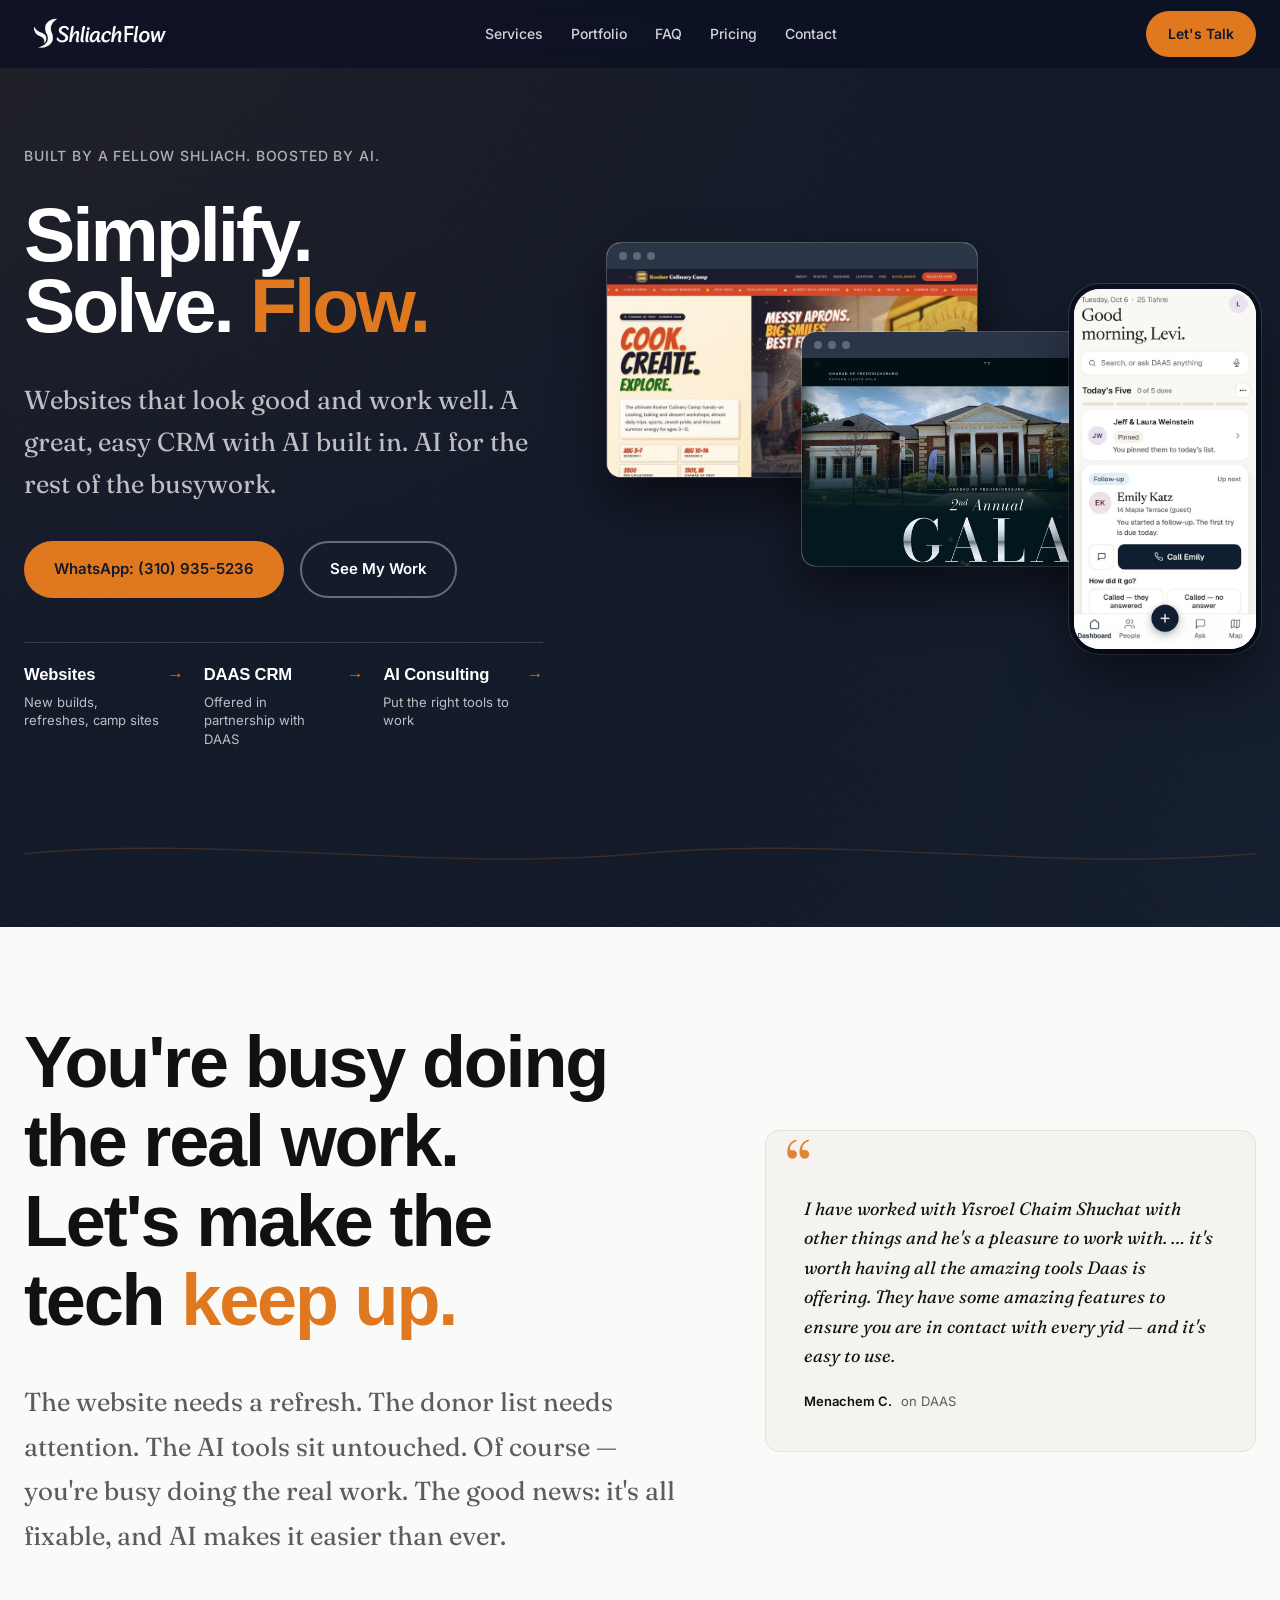
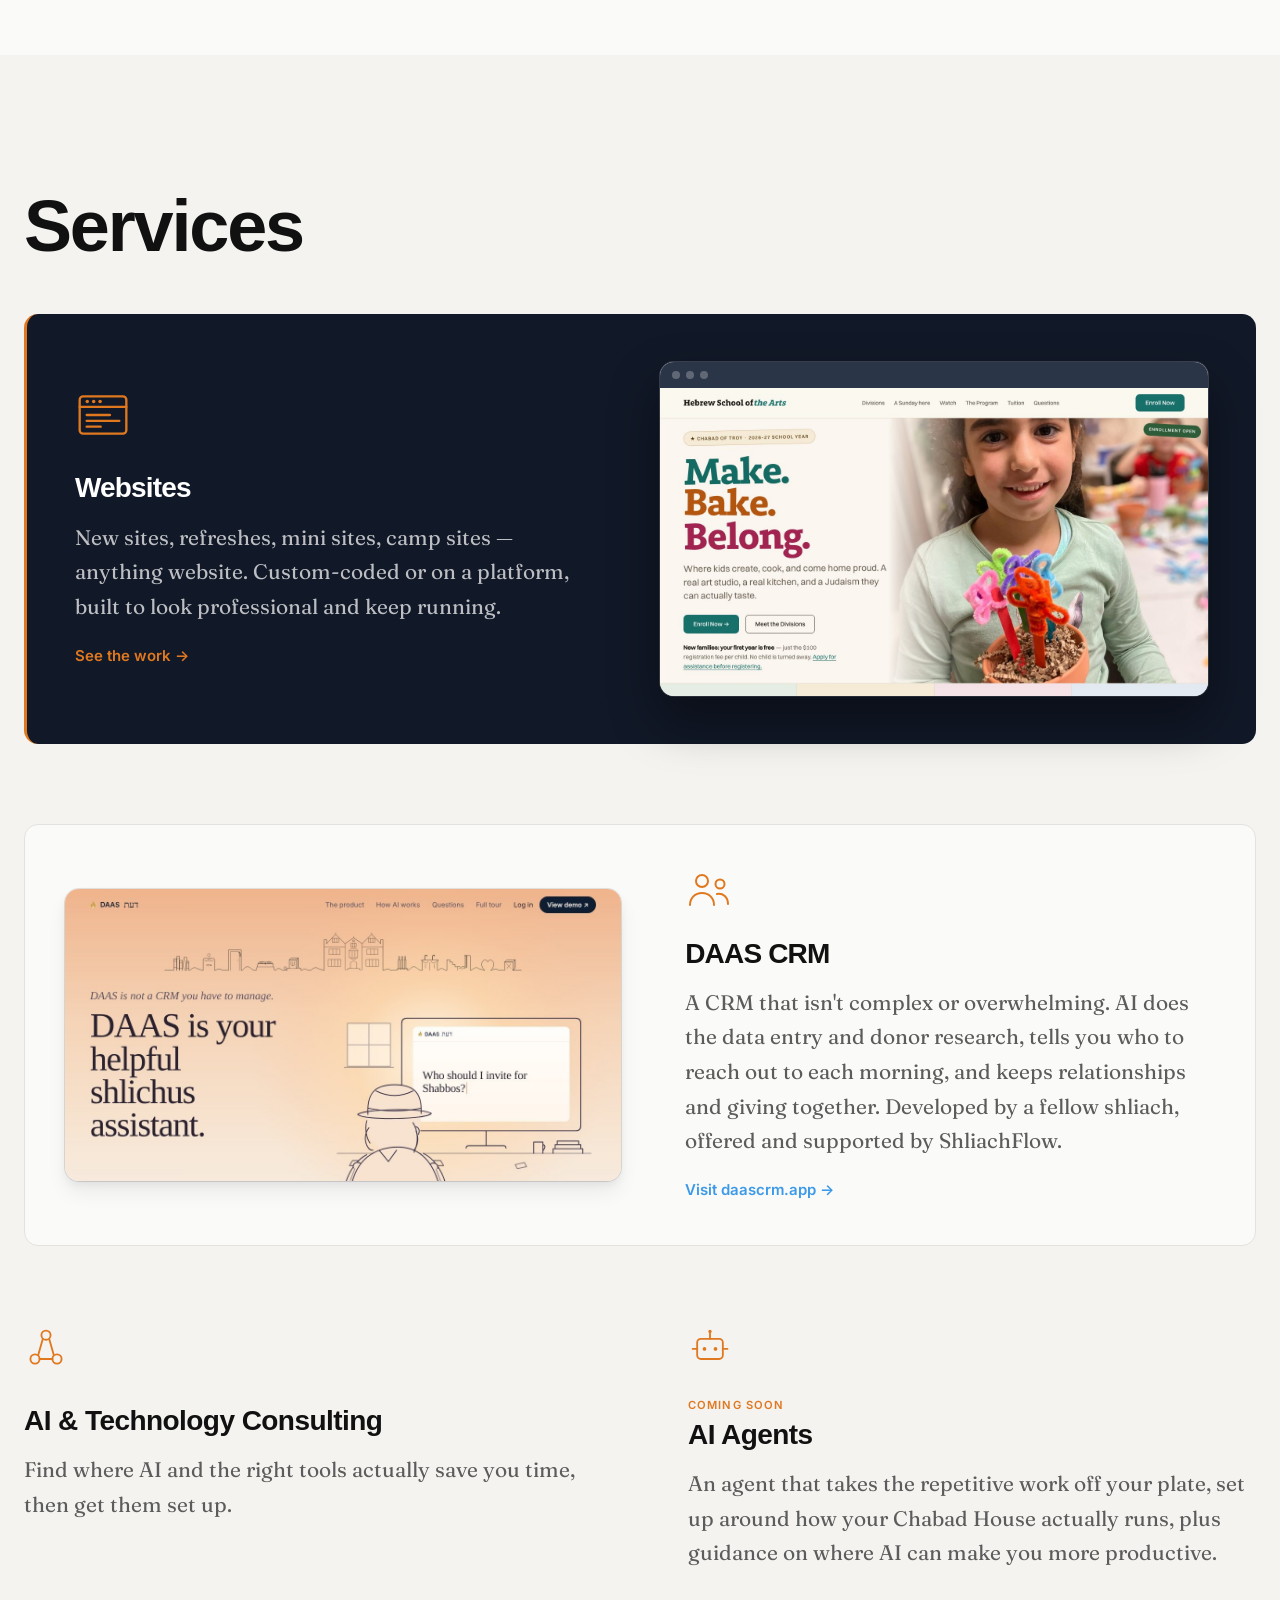
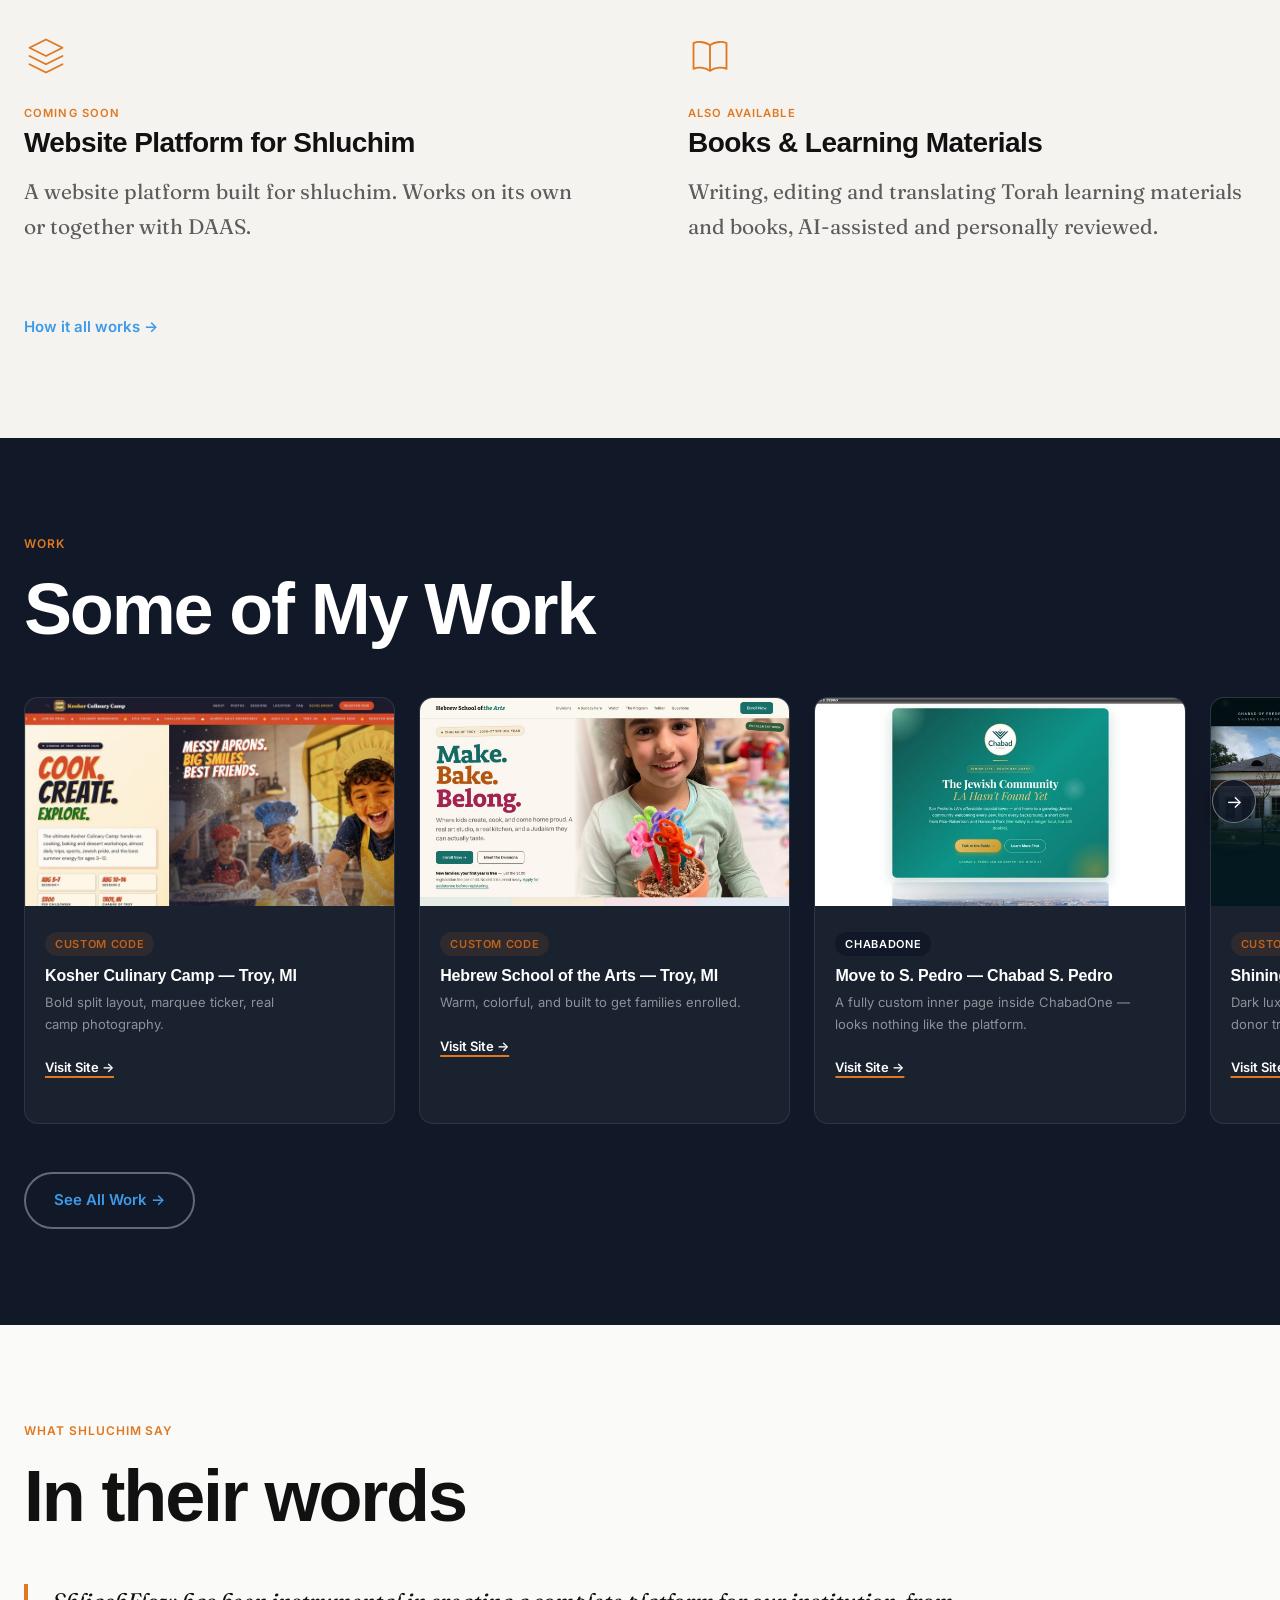
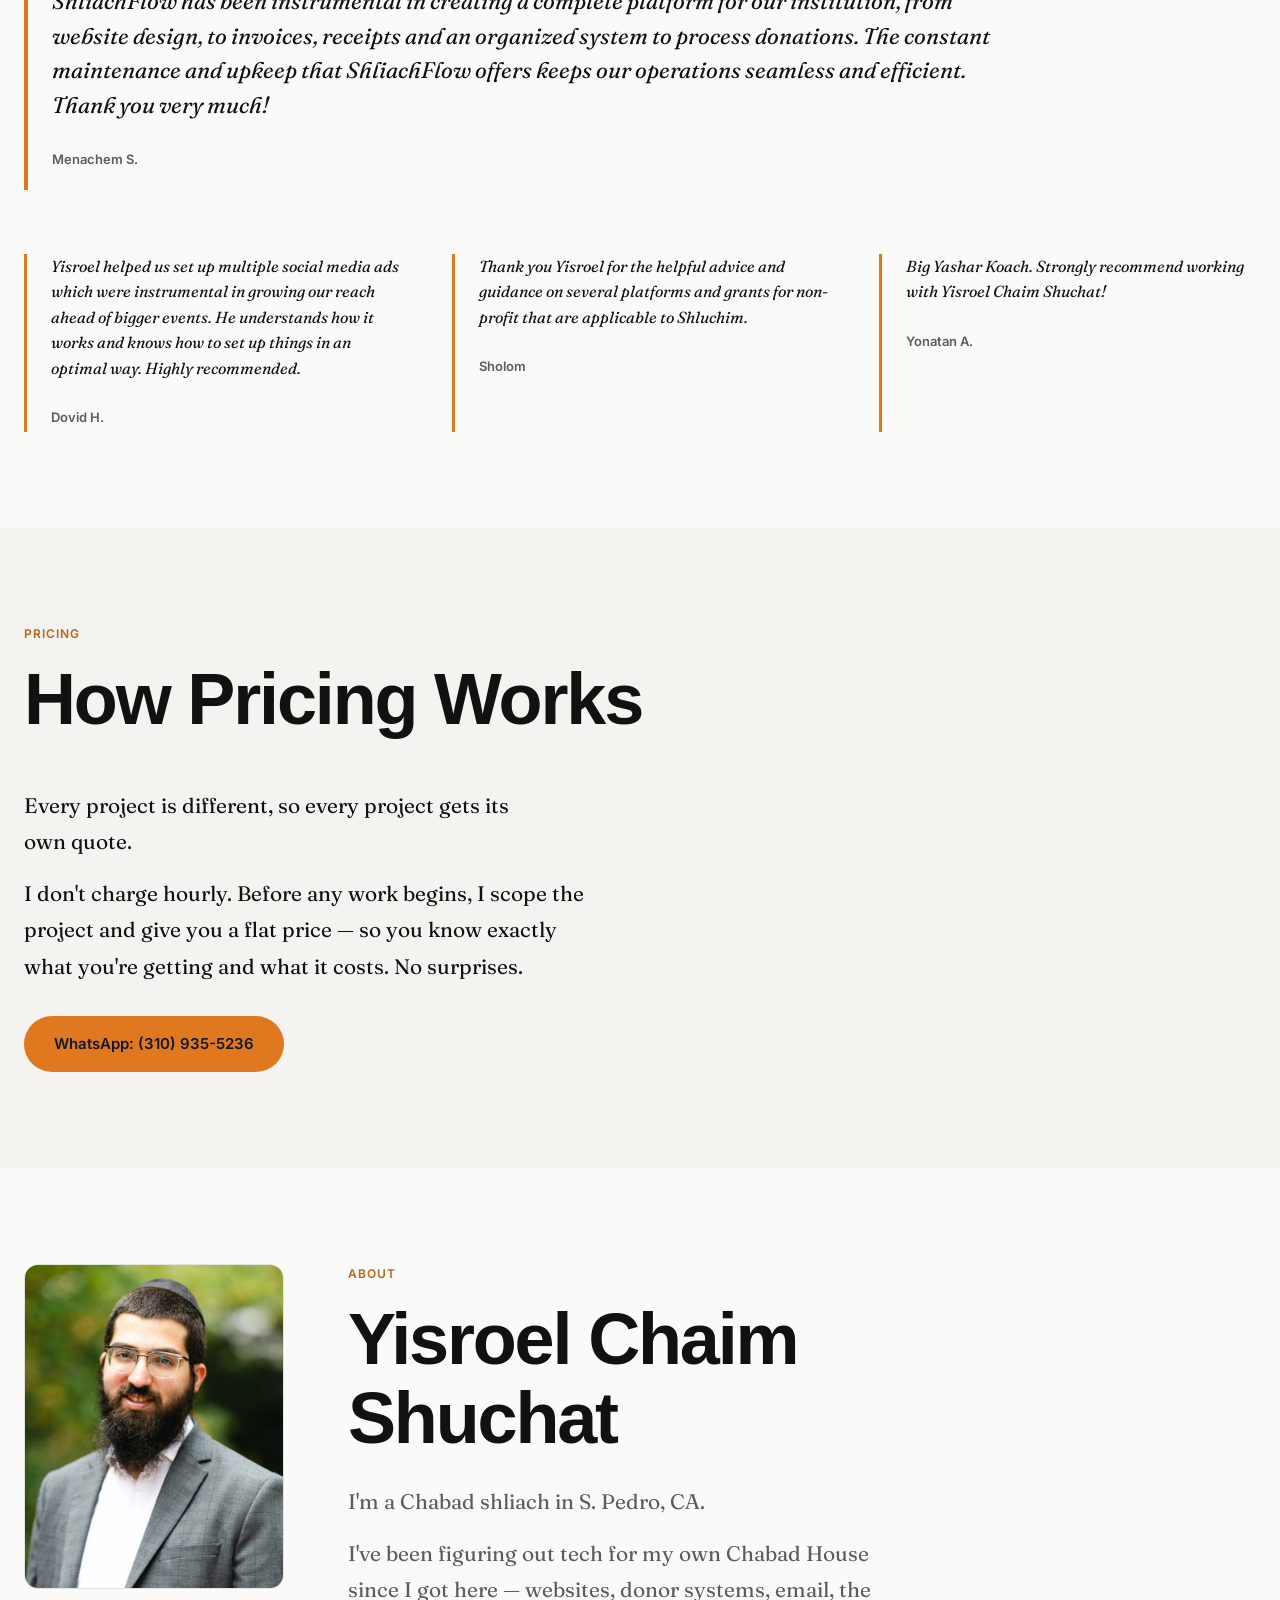
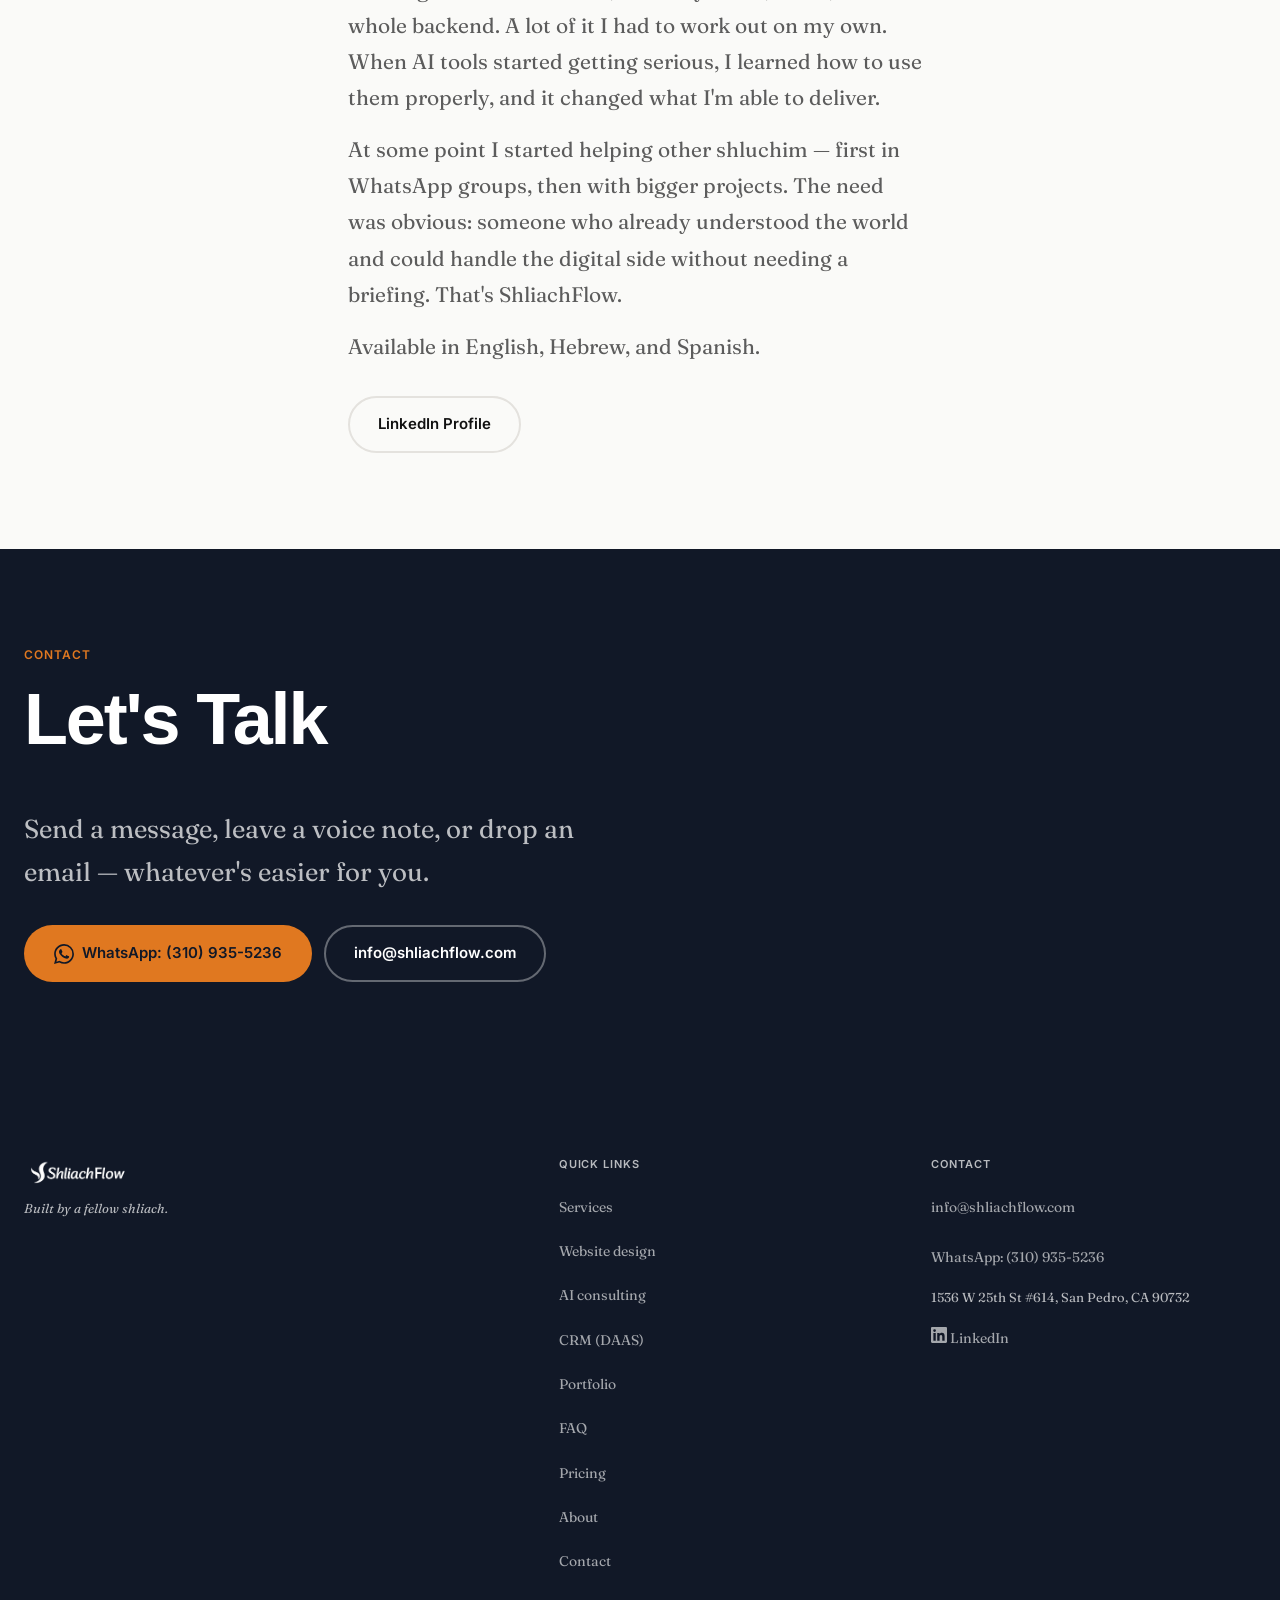
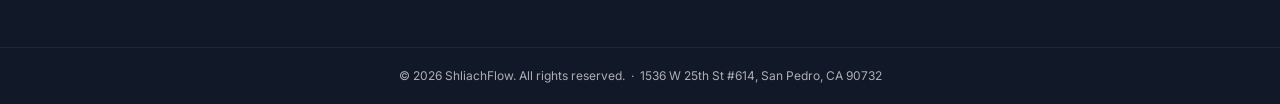
<file: index.html>
<!DOCTYPE html>
<html lang="en">
<head>
  <meta charset="UTF-8">
  <meta name="viewport" content="width=device-width, initial-scale=1.0">
  <title>ShliachFlow — Websites &amp; AI Consulting for Chabad Shluchim</title>
  <meta name="google-site-verification" content="eIzBvIFAT6FUMe-IQDV18CQ3TbvbTRcLrGXSv8rpntc" />
  <meta name="description" content="Websites, AI consulting, and the DAAS CRM for Chabad shluchim and Jewish nonprofits. Custom Chabad House websites, camp sites and AI tools, built by a fellow shliach in S. Pedro, CA.">
  <meta property="og:title" content="ShliachFlow — Websites &amp; AI Consulting for Chabad Shluchim">
  <meta property="og:description" content="Websites, AI consulting, and the DAAS CRM for Chabad shluchim and Jewish nonprofits. Custom Chabad House websites, camp sites and AI tools, built by a fellow shliach in S. Pedro, CA.">
  <meta property="og:url" content="https://shliachflow.com">
  <meta property="og:type" content="website">
  <meta property="og:site_name" content="ShliachFlow">
  <meta property="og:locale" content="en_US">
  <meta property="og:image:alt" content="ShliachFlow websites for Chabad Houses shown on desktop and phone">
  <meta property="og:image" content="https://shliachflow.com/assets/og-image.jpg">
  <meta property="og:image:width" content="1200">
  <meta property="og:image:height" content="630">
  <meta name="twitter:card" content="summary_large_image">
  <meta name="twitter:title" content="ShliachFlow — Websites &amp; AI Consulting for Chabad Shluchim">
  <meta name="twitter:description" content="Websites, AI consulting, and the DAAS CRM for Chabad shluchim and Jewish nonprofits. Custom Chabad House websites, camp sites and AI tools, built by a fellow shliach in S. Pedro, CA.">
  <meta name="twitter:image" content="https://shliachflow.com/assets/og-image.jpg">
  <meta name="author" content="Rabbi Yisroel Chaim Shuchat">
  <meta name="robots" content="index, follow, max-image-preview:large, max-snippet:-1">
  <meta name="theme-color" content="#111827">
  <link rel="alternate" type="text/plain" href="/llms.txt" title="LLM-readable summary">
  <link rel="canonical" href="https://shliachflow.com/">

  <script type="application/ld+json">
  {
    "@context": "https://schema.org",
    "@graph": [
      {
        "@type": [
          "ProfessionalService",
          "Organization"
        ],
        "@id": "https://shliachflow.com/#org",
        "name": "ShliachFlow",
        "url": "https://shliachflow.com/",
        "logo": "https://shliachflow.com/assets/logo-dark.png",
        "image": "https://shliachflow.com/assets/og-image.jpg",
        "description": "ShliachFlow builds websites, provides AI and technology consulting, and offers the DAAS CRM for Chabad shluchim and Jewish nonprofits.",
        "email": "info@shliachflow.com",
        "telephone": "+13109355236",
        "address": {
          "@type": "PostalAddress",
          "streetAddress": "1536 W 25th St #614",
          "addressLocality": "San Pedro",
          "addressRegion": "CA",
          "postalCode": "90732",
          "addressCountry": "US"
        },
        "areaServed": {
          "@type": "Country",
          "name": "United States"
        },
        "audience": {
          "@type": "Audience",
          "audienceType": "Chabad shluchim, Chabad Houses and Jewish nonprofits"
        },
        "knowsAbout": [
          "Chabad House websites",
          "Website design and development",
          "AI consulting for nonprofits",
          "CRM for Chabad Houses",
          "ChabadOne",
          "ChabadSuite",
          "Squarespace"
        ],
        "founder": {
          "@id": "https://shliachflow.com/#founder"
        },
        "sameAs": [
          "https://www.linkedin.com/in/ycshuchat/"
        ],
        "contactPoint": {
          "@type": "ContactPoint",
          "contactType": "customer service",
          "telephone": "+13109355236",
          "email": "info@shliachflow.com",
          "availableLanguage": "English"
        },
        "hasOfferCatalog": {
          "@type": "OfferCatalog",
          "name": "ShliachFlow services",
          "itemListElement": [
            {
              "@type": "Offer",
              "itemOffered": {
                "@type": "Service",
                "name": "Websites for Chabad Houses",
                "description": "New sites, refreshes, mini sites and camp sites. Custom-coded, or built on Squarespace, ChabadOne or ChabadSuite.",
                "url": "https://shliachflow.com/website-design-for-chabad-houses.html"
              }
            },
            {
              "@type": "Offer",
              "itemOffered": {
                "@type": "Service",
                "name": "AI and technology consulting",
                "description": "Finding where AI and the right tools can save time in a Chabad House, then getting them set up.",
                "url": "https://shliachflow.com/ai-consulting-for-shluchim.html"
              }
            },
            {
              "@type": "Offer",
              "itemOffered": {
                "@type": "Service",
                "name": "DAAS CRM",
                "description": "A CRM built for Chabad Houses by a fellow shliach, offered and supported by ShliachFlow in partnership with its developer.",
                "url": "https://shliachflow.com/crm-for-chabad-houses.html"
              }
            }
          ]
        }
      },
      {
        "@type": "Person",
        "@id": "https://shliachflow.com/#founder",
        "name": "Rabbi Yisroel Chaim Shuchat",
        "jobTitle": "Founder",
        "description": "A Chabad shliach in San Pedro, California who builds websites and offers AI consulting to other shluchim.",
        "worksFor": {
          "@id": "https://shliachflow.com/#org"
        },
        "sameAs": [
          "https://www.linkedin.com/in/ycshuchat/"
        ]
      },
      {
        "@type": "WebSite",
        "@id": "https://shliachflow.com/#website",
        "url": "https://shliachflow.com/",
        "name": "ShliachFlow",
        "publisher": {
          "@id": "https://shliachflow.com/#org"
        },
        "inLanguage": "en"
      },
      {
        "@type": "WebPage",
        "@id": "https://shliachflow.com/#webpage",
        "url": "https://shliachflow.com/",
        "name": "ShliachFlow — Websites & AI Consulting for Chabad Shluchim",
        "description": "Websites, AI consulting, and the DAAS CRM for Chabad shluchim and Jewish nonprofits. Custom Chabad House websites, camp sites and AI tools, built by a fellow shliach in S. Pedro, CA.",
        "isPartOf": {
          "@id": "https://shliachflow.com/#website"
        },
        "about": {
          "@id": "https://shliachflow.com/#org"
        },
        "inLanguage": "en"
      }
    ]
  }
  </script>

  <link rel="preconnect" href="https://fonts.googleapis.com">
  <link rel="preconnect" href="https://fonts.gstatic.com" crossorigin>
  <link rel="icon" href="favicon.ico" sizes="any">
  <link rel="icon" type="image/png" href="assets/favicon.png">
  <link rel="apple-touch-icon" href="assets/apple-touch-icon.png">
  <link rel="stylesheet" href="https://api.fontshare.com/v2/css?f[]=cabinet-grotesk@400,500,700,800,900&display=swap">
  <link href="https://fonts.googleapis.com/css2?family=Fraunces:ital,opsz,wght@0,9..144,400;0,9..144,600;1,9..144,400&family=Inter:wght@400;500;600&display=swap" rel="stylesheet">
  <link rel="stylesheet" href="style.css">
</head>
<body>
  <a class="skip-link" href="#main">Skip to content</a>

  <!-- ══════════════════════════════════════════════════════════
       NAV
  ═══════════════════════════════════════════════════════════ -->
  <header id="nav" role="banner">
    <div class="nav-inner">
      <!-- REPLACE WITH LOGO PNG when transparent PNG is provided
           To switch: remove the logo-wordmark block below and uncomment:
           <a href="index.html" aria-label="ShliachFlow home">
             <img src="assets/logo-dark.png" alt="ShliachFlow" class="logo-img-dark" style="height:32px;">
           </a>
      -->
      <a href="index.html" aria-label="ShliachFlow home">
        <img src="assets/logo-light.png" alt="ShliachFlow" class="logo-img-light" width="480" height="133">
        <img src="assets/logo-dark.png" alt="" aria-hidden="true" class="logo-img-dark" width="480" height="133">
      </a>

      <nav class="nav-links" aria-label="Primary navigation">
        <a href="services.html">Services</a>
        <a href="portfolio.html">Portfolio</a>
        <a href="faq.html">FAQ</a>
        <a href="#pricing">Pricing</a>
        <a href="#contact">Contact</a>
      </nav>

      <a href="https://wa.me/13109355236" class="btn btn-primary nav-cta" target="_blank" rel="noopener">Let's Talk</a>

      <button class="nav-hamburger" aria-label="Open navigation menu" aria-expanded="false" aria-controls="mobile-nav">
        <span></span><span></span><span></span>
      </button>
    </div>
  </header>

  <nav class="nav-mobile" id="mobile-nav" aria-label="Mobile navigation">
    <a href="services.html">Services</a>
    <a href="portfolio.html">Portfolio</a>
    <a href="faq.html">FAQ</a>
    <a href="#pricing">Pricing</a>
    <a href="#contact">Contact</a>
    <a href="https://wa.me/13109355236" class="btn btn-primary" target="_blank" rel="noopener">Let's Talk on WhatsApp</a>
  </nav>
  <main id="main">


  <!-- ══════════════════════════════════════════════════════════
       1. HERO
  ═══════════════════════════════════════════════════════════ -->
  <section class="hero" id="hero" aria-labelledby="hero-headline">

    <!-- Animated mesh gradient background -->
    <div class="hero-bg" aria-hidden="true"></div>
    <!-- Grain texture overlay -->
    <div class="hero-grain" aria-hidden="true"></div>

    <!-- Content -->
    <div class="hero-content hero-split">
      <div class="hero-copy">
        <p class="hero-eyebrow">Built by a fellow shliach. Boosted by AI.</p>

        <h1 class="hero-headline" id="hero-headline">
          <span class="word">Simplify.</span>
          <span class="word">Solve.</span>
          <span class="word flow-word">Flow.</span>
        </h1>

        <p class="hero-sub">Websites that look good and work well. A great, easy CRM with AI built in. AI for the rest of the busywork.</p>

        <div class="hero-ctas">
          <a href="https://wa.me/13109355236" class="btn btn-primary" target="_blank" rel="noopener">
            WhatsApp: (310) 935-5236
          </a>
          <a href="portfolio.html" class="btn btn-ghost">See My Work</a>
        </div>

        <div class="hero-offers">
          <a href="#svc-websites"><span>Websites<span class="sr-only">. </span><small>New builds, refreshes, camp sites</small></span><i aria-hidden="true">&rarr;</i></a>
          <a href="#svc-daas"><span>DAAS CRM<span class="sr-only">. </span><small>Offered in partnership with DAAS</small></span><i aria-hidden="true">&rarr;</i></a>
          <a href="#svc-ai"><span>AI Consulting<span class="sr-only">. </span><small>Put the right tools to work</small></span><i aria-hidden="true">&rarr;</i></a>
        </div>
      </div>

      <div class="hero-stack">
        <figure class="hero-frame hero-camp">
          <div class="hero-frame-bar" aria-hidden="true"><i></i><i></i><i></i></div>
          <img width="800" height="450" src="assets/portfolio/camp-troy-800.jpg" srcset="assets/portfolio/camp-troy-800.jpg 800w, assets/portfolio/camp-troy.jpg 1440w" sizes="(max-width: 900px) 60vw, 380px" alt="Kosher Culinary Camp Troy website">
        </figure>
        <figure class="hero-frame hero-gala">
          <div class="hero-frame-bar" aria-hidden="true"><i></i><i></i><i></i></div>
          <img width="800" height="389" src="assets/portfolio/gala-fredericksburg-800.jpg" srcset="assets/portfolio/gala-fredericksburg-800.jpg 800w, assets/portfolio/gala-fredericksburg.jpg 1600w" sizes="(max-width: 900px) 60vw, 380px" alt="Shining Lights Gala website for Chabad of Fredericksburg">
        </figure>
        <figure class="hero-phone">
          <img src="assets/daas-daily-five-480.jpg" srcset="assets/daas-daily-five-480.jpg 480w, assets/daas-daily-five.jpg 780w" sizes="(max-width: 900px) 28vw, 190px" width="480" height="951" alt="DAAS CRM on a phone: Today's Five, a short list of people to reach out to, with a follow-up card and a Call button">
        </figure>
      </div>

      <!-- Flow line — brand moment at bottom of hero -->
      <div class="hero-flow-line" aria-hidden="true">
        <svg viewBox="0 0 1440 60" preserveAspectRatio="none"
             xmlns="http://www.w3.org/2000/svg" fill="none">
          <path class="flow-path"
            d="M0,30 C240,8 480,52 720,30 C960,8 1200,52 1440,30"
            stroke="rgba(224,120,32,0.2)"
            stroke-width="1.5"
            stroke-linecap="round"/>
        </svg>
      </div>
    </div>
  </section>


  <!-- ══════════════════════════════════════════════════════════
       2. INTRO
  ═══════════════════════════════════════════════════════════ -->
  <section id="intro" aria-labelledby="intro-title">
    <div class="container">
      <div class="intro-grid">
      <div class="intro-inner reveal">
        <h2 class="intro-headline" id="intro-title">
          You're busy doing the real work. Let's make the tech <span class="accent-text">keep up.</span>
        </h2>
        <p class="intro-body">
          The website needs a refresh. The donor list needs attention. The AI tools sit
          untouched. Of course &mdash; you're busy doing the real work. The good news:
          it's all fixable, and AI makes it easier than ever.
        </p>
      </div>

        <figure class="intro-quote reveal">
          <blockquote>I have worked with Yisroel Chaim Shuchat with other things and he's a pleasure to work with. &hellip; it's worth having all the amazing tools Daas is offering. They have some amazing features to ensure you are in contact with every yid &mdash; and it's easy to use.</blockquote>
          <figcaption>Menachem C. <span>on DAAS</span></figcaption>
        </figure>
      </div>
    </div>
  </section>


  <!-- ══════════════════════════════════════════════════════════
       3. SERVICES
  ═══════════════════════════════════════════════════════════ -->
  <section id="services" aria-labelledby="services-title">
    <div class="container">
      <span class="section-label reveal">What I Do</span>
      <h2 id="services-title" class="reveal">Services</h2>

      <!-- Websites — featured, dark -->
      <div class="service-featured reveal" id="svc-websites">
        <div>
          <svg class="service-icon" viewBox="0 0 48 48" fill="none" xmlns="http://www.w3.org/2000/svg" stroke="var(--color-accent)" stroke-width="2" stroke-linecap="round" stroke-linejoin="round" aria-hidden="true">
            <rect x="4" y="8" width="40" height="32" rx="3"/>
            <line x1="4" y1="17" x2="44" y2="17"/>
            <circle cx="10.5" cy="12.5" r="1.5" fill="var(--color-accent)" stroke="none"/>
            <circle cx="16"   cy="12.5" r="1.5" fill="var(--color-accent)" stroke="none"/>
            <circle cx="21.5" cy="12.5" r="1.5" fill="var(--color-accent)" stroke="none"/>
            <line x1="10" y1="24" x2="30" y2="24"/>
            <line x1="10" y1="29" x2="38" y2="29"/>
            <line x1="10" y1="34" x2="22" y2="34"/>
          </svg>
          <h3>Websites</h3>
          <p>New sites, refreshes, mini sites, camp sites — anything website. Custom-coded or on a platform, built to look professional and keep running.</p>
          <a class="feature-link" href="portfolio.html">See the work →</a>
        </div>
        <figure class="feature-visual">
          <div class="hero-frame-bar" aria-hidden="true"><i></i><i></i><i></i></div>
          <img src="assets/portfolio/hebrew-school-troy.jpg" width="1400" height="788" loading="lazy" alt="Hebrew School of the Arts website for Chabad of Troy">
        </figure>
      </div>

      <!-- DAAS CRM — featured, light -->
      <div class="service-feature-light reveal" id="svc-daas">
        <figure class="feature-visual feature-visual--plain">
          <img src="assets/daas-main.jpg" width="1200" height="630" loading="lazy" alt="DAAS, your helpful shlichus assistant: an illustration of a shliach asking &quot;Who should I invite for Shabbos?&quot;">
        </figure>
        <div>
          <svg class="service-icon" viewBox="0 0 48 48" fill="none" xmlns="http://www.w3.org/2000/svg" stroke="var(--color-accent)" stroke-width="2" stroke-linecap="round" stroke-linejoin="round" aria-hidden="true">
            <circle cx="17" cy="16" r="6"/>
            <path d="M5 40c0-7 5-12 12-12s12 5 12 12"/>
            <circle cx="35" cy="19" r="4.5"/>
            <path d="M32 29c6-1 11 3 11 10"/>
          </svg>
          <h3>DAAS CRM</h3>
          <p>A CRM that isn't complex or overwhelming. AI does the data entry and donor research, tells you who to reach out to each morning, and keeps relationships and giving together. Developed by a fellow shliach, offered and supported by ShliachFlow.</p>
          <a class="feature-link" href="https://daascrm.app" target="_blank" rel="noopener">Visit daascrm.app →<span class="sr-only"> (opens in new tab)</span></a>
        </div>
      </div>

      <!-- Services grid — no cards, no borders, whitespace is the separator -->
      <div class="services-grid">

        <div class="service-item reveal stagger-child" id="svc-ai">
          <svg class="service-icon" viewBox="0 0 48 48" fill="none" xmlns="http://www.w3.org/2000/svg" stroke="var(--color-accent)" stroke-width="2" stroke-linecap="round" stroke-linejoin="round" aria-hidden="true">
            <circle cx="24" cy="10" r="5"/>
            <circle cx="12" cy="36" r="5"/>
            <circle cx="36" cy="36" r="5"/>
            <line x1="20.5" y1="14.3" x2="15.5" y2="31.7"/>
            <line x1="27.5" y1="14.3" x2="32.5" y2="31.7"/>
            <line x1="17" y1="36" x2="31" y2="36"/>
          </svg>
          <h3>AI &amp; Technology Consulting</h3>
          <p>Find where AI and the right tools actually save you time, then get them set up.</p>
        </div>

        <div class="service-item reveal stagger-child">
          <svg class="service-icon" viewBox="0 0 48 48" fill="none" xmlns="http://www.w3.org/2000/svg" stroke="var(--color-accent)" stroke-width="2" stroke-linecap="round" stroke-linejoin="round" aria-hidden="true">
            <rect x="10" y="14" width="28" height="22" rx="4"/>
            <line x1="24" y1="14" x2="24" y2="7"/>
            <circle cx="24" cy="6" r="1.8" fill="var(--color-accent)" stroke="none"/>
            <circle cx="18" cy="25" r="2" fill="var(--color-accent)" stroke="none"/>
            <circle cx="30" cy="25" r="2" fill="var(--color-accent)" stroke="none"/>
            <line x1="5" y1="25" x2="10" y2="25"/>
            <line x1="38" y1="25" x2="43" y2="25"/>
          </svg>
          <div>
            <span class="service-addon-label">Coming soon</span>
            <h3>AI Agents</h3>
          </div>
          <p>An agent that takes the repetitive work off your plate, set up around how your Chabad House actually runs, plus guidance on where AI can make you more productive.</p>
        </div>

        <div class="service-item reveal stagger-child">
          <svg class="service-icon" viewBox="0 0 48 48" fill="none" xmlns="http://www.w3.org/2000/svg" stroke="var(--color-accent)" stroke-width="2" stroke-linecap="round" stroke-linejoin="round" aria-hidden="true">
            <path d="M24 6 L42 15 L24 24 L6 15 Z"/>
            <path d="M6 24 L24 33 L42 24"/>
            <path d="M6 33 L24 42 L42 33"/>
          </svg>
          <div>
            <span class="service-addon-label">Coming soon</span>
            <h3>Website Platform for Shluchim</h3>
          </div>
          <p>A website platform built for shluchim. Works on its own or together with DAAS.</p>
        </div>

        <div class="service-item reveal stagger-child">
          <svg class="service-icon" viewBox="0 0 48 48" fill="none" xmlns="http://www.w3.org/2000/svg" stroke="var(--color-accent)" stroke-width="2" stroke-linecap="round" stroke-linejoin="round" aria-hidden="true">
            <path d="M24 12 C18 8 10 8 6 10 L6 38 C10 36 18 36 24 40 C30 36 38 36 42 38 L42 10 C38 8 30 8 24 12 Z"/>
            <line x1="24" y1="12" x2="24" y2="40"/>
          </svg>
          <div>
            <span class="service-addon-label">Also available</span>
            <h3>Books &amp; Learning Materials</h3>
          </div>
          <p>Writing, editing and translating Torah learning materials and books, AI-assisted and personally reviewed.</p>
        </div>

      </div>

      <p class="services-more reveal"><a href="services.html">How it all works →</a></p>
    </div>
  </section>


  <!-- ══════════════════════════════════════════════════════════
       4. PORTFOLIO STRIP
  ═══════════════════════════════════════════════════════════ -->
  <section id="portfolio-strip" aria-labelledby="portfolio-title">
    <div class="container">
      <span class="section-label reveal">Work</span>
      <h2 id="portfolio-title" class="reveal">Some of My Work</h2>

      <div class="work-scroller">
        <button type="button" class="work-arrow work-arrow--prev" data-dir="-1" aria-controls="work-track" aria-label="Previous projects">&larr;</button>
        <button type="button" class="work-arrow work-arrow--next" data-dir="1" aria-controls="work-track" aria-label="Next projects">&rarr;</button>

      <div class="portfolio-grid" id="work-track" tabindex="0" role="region" aria-label="Portfolio projects. Scroll sideways to see more.">

        <div class="portfolio-card">
          <div class="portfolio-thumb">
            <img width="800" height="450" src="assets/portfolio/camp-troy-800.jpg" srcset="assets/portfolio/camp-troy-800.jpg 800w, assets/portfolio/camp-troy.jpg 1440w" sizes="(max-width: 639px) 82vw, 400px" alt="Kosher Culinary Camp Troy website" loading="eager">
          </div>
          <div class="portfolio-info">
            <span class="platform-badge platform-badge--code">Custom Code</span>
            <h3>Kosher Culinary Camp — Troy, MI</h3>
            <p>Bold split layout, marquee ticker, real camp photography.</p>
            <a href="https://camp.jewishtroy.com/" target="_blank" rel="noopener">Visit Site →<span class="sr-only"> (opens in new tab)</span></a>
          </div>
        </div>
        <div class="portfolio-card">
          <div class="portfolio-thumb">
            <img width="800" height="450" src="assets/portfolio/hebrew-school-troy-800.jpg" srcset="assets/portfolio/hebrew-school-troy-800.jpg 800w, assets/portfolio/hebrew-school-troy.jpg 1400w" sizes="(max-width: 639px) 82vw, 400px" alt="Hebrew School of the Arts website for Chabad of Troy" loading="eager">
          </div>
          <div class="portfolio-info">
            <span class="platform-badge platform-badge--code">Custom Code</span>
            <h3>Hebrew School of the Arts — Troy, MI</h3>
            <p>Warm, colorful, and built to get families enrolled.</p>
            <a href="https://hsa.jewishtroy.com/" target="_blank" rel="noopener">Visit Site →<span class="sr-only"> (opens in new tab)</span></a>
          </div>
        </div>
        <div class="portfolio-card">
          <div class="portfolio-thumb">
            <img width="800" height="387" src="assets/portfolio/chabadone-pedro-move-800.jpg" srcset="assets/portfolio/chabadone-pedro-move-800.jpg 800w, assets/portfolio/chabadone-pedro-move.jpg 1600w" sizes="(max-width: 639px) 82vw, 400px" alt="Chabad S. Pedro Move to San Pedro page" loading="eager">
          </div>
          <div class="portfolio-info">
            <span class="platform-badge platform-badge--chabadone">ChabadOne</span>
            <h3>Move to S. Pedro — Chabad S. Pedro</h3>
            <p>A fully custom inner page inside ChabadOne — looks nothing like the platform.</p>
            <a href="https://jewishpedro.org/move" target="_blank" rel="noopener">Visit Site →<span class="sr-only"> (opens in new tab)</span></a>
          </div>
        </div>
        <div class="portfolio-card">
          <div class="portfolio-thumb">
            <img width="800" height="389" src="assets/portfolio/gala-fredericksburg-800.jpg" srcset="assets/portfolio/gala-fredericksburg-800.jpg 800w, assets/portfolio/gala-fredericksburg.jpg 1600w" sizes="(max-width: 639px) 82vw, 400px" alt="Shining Lights Gala website for Chabad of Fredericksburg" loading="eager">
          </div>
          <div class="portfolio-info">
            <span class="platform-badge platform-badge--code">Custom Code</span>
            <h3>Shining Lights Gala — Fredericksburg</h3>
            <p>Dark luxury palette, gold type, designed to build donor trust.</p>
            <a href="https://dinner.jewishfredericksburg.org/" target="_blank" rel="noopener">Visit Site →<span class="sr-only"> (opens in new tab)</span></a>
          </div>
        </div>
        <div class="portfolio-card">
          <div class="portfolio-thumb">
            <img width="800" height="450" src="assets/portfolio/chabadsuite-union-county-800.jpg" srcset="assets/portfolio/chabadsuite-union-county-800.jpg 800w, assets/portfolio/chabadsuite-union-county.jpg 1400w" sizes="(max-width: 639px) 82vw, 400px" alt="Union County Torah Center-Chabad website" loading="lazy">
          </div>
          <div class="portfolio-info">
            <span class="platform-badge platform-badge--chabadone">ChabadSuite</span>
            <h3>Union County Torah Center-Chabad</h3>
            <p>A full site refresh inside ChabadSuite.</p>
            <a href="https://unioncounty.chabadsuite.net/" target="_blank" rel="noopener">Visit Site →<span class="sr-only"> (opens in new tab)</span></a>
          </div>
        </div>
        <div class="portfolio-card">
          <div class="portfolio-thumb">
            <img width="800" height="450" src="assets/portfolio/camp-southern-delaware-800.jpg" srcset="assets/portfolio/camp-southern-delaware-800.jpg 800w, assets/portfolio/camp-southern-delaware.jpg 1440w" sizes="(max-width: 639px) 82vw, 400px" alt="Kosher Culinary Camp Southern Delaware website" loading="lazy">
          </div>
          <div class="portfolio-info">
            <span class="platform-badge platform-badge--code">Custom Code</span>
            <h3>Kosher Culinary Camp — Southern Delaware</h3>
            <p>Same professional framework, tailored to a different community.</p>
            <a href="https://shliachflow.github.io/chabad-southern-delaware-camp/" target="_blank" rel="noopener">Visit Site →<span class="sr-only"> (opens in new tab)</span></a>
          </div>
        </div>
        <div class="portfolio-card">
          <div class="portfolio-thumb">
            <img width="800" height="386" src="assets/portfolio/chabadone-chayil-campaign-800.jpg" srcset="assets/portfolio/chabadone-chayil-campaign-800.jpg 800w, assets/portfolio/chabadone-chayil-campaign.jpg 1600w" sizes="(max-width: 639px) 82vw, 400px" alt="Chabad Chayil Building Campaign page" loading="lazy">
          </div>
          <div class="portfolio-info">
            <span class="platform-badge platform-badge--chabadone">ChabadOne</span>
            <h3>Building Campaign — Chabad Chayil</h3>
            <p>A full building campaign microsite inside ChabadOne, with multi-tab navigation.</p>
            <a href="https://www.chabadchayil.org/templates/section_cdo/aid/7011523/jewish/Building-Campaign.htm" target="_blank" rel="noopener">Visit Site →<span class="sr-only"> (opens in new tab)</span></a>
          </div>
        </div>

      </div>
      </div>

      <div class="portfolio-strip-cta reveal">
        <a href="portfolio.html" class="btn btn-ghost">See All Work →</a>
      </div>
    </div>
  </section>


  <!-- ══════════════════════════════════════════════════════════
       6. TESTIMONIALS
  ═══════════════════════════════════════════════════════════ -->
  <section id="testimonials" aria-labelledby="testimonials-title">
    <div class="container">
      <span class="section-label reveal">What Shluchim Say</span>
      <h2 id="testimonials-title" class="reveal">In their words</h2>

      <div class="testimonials-stack">

        <div class="testimonial-pull reveal">
          <blockquote>ShliachFlow has been instrumental in creating a complete platform for our institution, from website design, to invoices, receipts and an organized system to process donations. The constant maintenance and upkeep that ShliachFlow offers keeps our operations seamless and efficient. Thank you very much!</blockquote>
          <cite>Menachem S.</cite>
        </div>

        <div class="testimonial-pull reveal">
          <blockquote>Yisroel helped us set up multiple social media ads which were instrumental in growing our reach ahead of bigger events. He understands how it works and knows how to set up things in an optimal way. Highly recommended.</blockquote>
          <cite>Dovid H.</cite>
        </div>

        <div class="testimonial-pull reveal">
          <blockquote>Thank you Yisroel for the helpful advice and guidance on several platforms and grants for non-profit that are applicable to Shluchim.</blockquote>
          <cite>Sholom</cite>
        </div>

        <div class="testimonial-pull reveal">
          <blockquote>Big Yashar Koach. Strongly recommend working with Yisroel Chaim Shuchat!</blockquote>
          <cite>Yonatan A.</cite>
        </div>

      </div>
    </div>
  </section>


  <!-- ══════════════════════════════════════════════════════════
       PRICING
  ═══════════════════════════════════════════════════════════ -->
  <section id="pricing" aria-labelledby="pricing-title">
    <div class="container">
      <span class="section-label reveal">Pricing</span>
      <h2 id="pricing-title" class="reveal">How Pricing Works</h2>

      <div class="pricing-copy reveal">
        <p>Every project is different, so every project gets its own quote.</p>
        <p>I don't charge hourly. Before any work begins, I scope the project and give you a flat price — so you know exactly what you're getting and what it costs. No surprises.</p>
        <div class="pricing-cta">
          <a href="https://wa.me/13109355236" class="btn btn-primary" target="_blank" rel="noopener">
            WhatsApp: (310) 935-5236
          </a>
        </div>
      </div>
    </div>
  </section>


  <!-- ══════════════════════════════════════════════════════════
       8. ABOUT
  ═══════════════════════════════════════════════════════════ -->
  <section id="about" aria-labelledby="about-title">
    <div class="container">
      <div class="about-inner">
        <div class="about-photo">
          <img src="assets/headshot.jpg" width="1200" height="800"
               alt="Yisroel Chaim Shuchat, Chabad shliach in S. Pedro, CA"
               loading="lazy"
               onerror="this.style.display='none';this.nextElementSibling.style.display='block'">
          <p class="about-photo-label" style="display:none;">Photo coming soon</p>
        </div>

        <div class="about-text reveal">
          <span class="section-label">About</span>
          <h2 id="about-title">Yisroel Chaim Shuchat</h2>
          <p>I'm a Chabad shliach in S. Pedro, CA.</p>
          <p>I've been figuring out tech for my own Chabad House since I got here — websites, donor systems, email, the whole backend. A lot of it I had to work out on my own. When AI tools started getting serious, I learned how to use them properly, and it changed what I'm able to deliver.</p>
          <p>At some point I started helping other shluchim — first in WhatsApp groups, then with bigger projects. The need was obvious: someone who already understood the world and could handle the digital side without needing a briefing. That's ShliachFlow.</p>
          <p>Available in English, Hebrew, and Spanish.</p>
          <a href="https://www.linkedin.com/in/ycshuchat/" class="btn btn-ghost-dark about-btn" target="_blank" rel="noopener">LinkedIn Profile</a>
        </div>
      </div>
    </div>
  </section>


  <!-- ══════════════════════════════════════════════════════════
       9. CONTACT
  ═══════════════════════════════════════════════════════════ -->
  <section id="contact" aria-labelledby="contact-title">
    <div class="container">
      <span class="section-label reveal">Contact</span>
      <h2 id="contact-title" class="reveal">Let's Talk</h2>

      <div class="contact-simple reveal">
        <p class="contact-lede">Send a message, leave a voice note, or drop an email — whatever's easier for you.</p>
        <div class="contact-actions">
          <a href="https://wa.me/13109355236" class="btn btn-primary contact-wa" target="_blank" rel="noopener">
            <svg width="20" height="20" viewBox="0 0 24 24" fill="currentColor" aria-hidden="true"><path d="M17.472 14.382c-.297-.149-1.758-.867-2.03-.967-.273-.099-.471-.148-.67.15-.197.297-.767.966-.94 1.164-.173.199-.347.223-.644.075-.297-.15-1.255-.463-2.39-1.475-.883-.788-1.48-1.761-1.653-2.059-.173-.297-.018-.458.13-.606.134-.133.298-.347.446-.52.149-.174.198-.298.298-.497.099-.198.05-.371-.025-.52-.075-.149-.669-1.612-.916-2.207-.242-.579-.487-.5-.669-.51-.173-.008-.371-.01-.57-.01-.198 0-.52.074-.792.372-.272.297-1.04 1.016-1.04 2.479 0 1.462 1.065 2.875 1.213 3.074.149.198 2.096 3.2 5.077 4.487.709.306 1.262.489 1.694.625.712.227 1.36.195 1.871.118.571-.085 1.758-.719 2.006-1.413.248-.694.248-1.289.173-1.413-.074-.124-.272-.198-.57-.347m-5.421 7.403h-.004a9.87 9.87 0 01-5.031-1.378l-.361-.214-3.741.982.998-3.648-.235-.374a9.86 9.86 0 01-1.51-5.26c.001-5.45 4.436-9.884 9.888-9.884 2.64 0 5.122 1.03 6.988 2.898a9.825 9.825 0 012.893 6.994c-.003 5.45-4.437 9.884-9.885 9.884m8.413-18.297A11.815 11.815 0 0012.05 0C5.495 0 .16 5.335.157 11.892c0 2.096.547 4.142 1.588 5.945L.057 24l6.305-1.654a11.882 11.882 0 005.683 1.448h.005c6.554 0 11.89-5.335 11.893-11.893a11.821 11.821 0 00-3.48-8.413Z"/></svg>
            WhatsApp: (310) 935-5236
          </a>
          <a href="mailto:info@shliachflow.com" class="btn btn-ghost">
            info@shliachflow.com
          </a>
        </div>
      </div>
    </div>
  </section>


  <!-- ══════════════════════════════════════════════════════════
       FOOTER
  ═══════════════════════════════════════════════════════════ -->
  </main>

  <footer id="footer">
    <div class="footer-inner">

      <div class="footer-brand">
        <a href="index.html" aria-label="ShliachFlow home">
          <img src="assets/logo-light.png" alt="ShliachFlow" class="footer-logo-img" width="480" height="133">
        </a>
        <p class="footer-tagline">Built by a fellow shliach.</p>
      </div>

      <div class="footer-col">
        <h3 class="footer-heading">Quick Links</h3>
        <ul>
          <li><a href="services.html">Services</a></li>
          <li><a href="website-design-for-chabad-houses.html">Website design</a></li>
          <li><a href="ai-consulting-for-shluchim.html">AI consulting</a></li>
          <li><a href="crm-for-chabad-houses.html">CRM (DAAS)</a></li>
          <li><a href="portfolio.html">Portfolio</a></li>
          <li><a href="faq.html">FAQ</a></li>
          <li><a href="#pricing">Pricing</a></li>
          <li><a href="#about">About</a></li>
          <li><a href="#contact">Contact</a></li>
        </ul>
      </div>

      <div class="footer-col">
        <h3 class="footer-heading">Contact</h3>
        <div class="footer-contact-item"><a href="mailto:info@shliachflow.com">info@shliachflow.com</a></div>
        <div class="footer-contact-item"><a href="https://wa.me/13109355236" target="_blank" rel="noopener">WhatsApp: (310) 935-5236</a></div>
        <div class="footer-contact-item" style="font-size:13px;color:rgba(255,255,255,.7);">1536 W 25th St #614, San Pedro, CA 90732</div>
        <a href="https://www.linkedin.com/in/ycshuchat/" class="footer-linkedin" target="_blank" rel="noopener">
          <svg width="16" height="16" viewBox="0 0 24 24" fill="currentColor" aria-hidden="true"><path d="M20.447 20.452h-3.554v-5.569c0-1.328-.027-3.037-1.852-3.037-1.853 0-2.136 1.445-2.136 2.939v5.667H9.351V9h3.414v1.561h.046c.477-.9 1.637-1.85 3.37-1.85 3.601 0 4.267 2.37 4.267 5.455v6.286zM5.337 7.433a2.062 2.062 0 01-2.063-2.065 2.064 2.064 0 112.063 2.065zm1.782 13.019H3.555V9h3.564v11.452zM22.225 0H1.771C.792 0 0 .774 0 1.729v20.542C0 23.227.792 24 1.771 24h20.451C23.2 24 24 23.227 24 22.271V1.729C24 .774 23.2 0 22.222 0h.003z"/></svg>
          LinkedIn
        </a>
      </div>

    </div>
    <div class="footer-bottom">
      <p>© 2026 ShliachFlow. All rights reserved. &nbsp;·&nbsp; 1536 W 25th St #614, San Pedro, CA 90732</p>
    </div>
  </footer>

  <!-- Floating WhatsApp button -->
  <a href="https://wa.me/13109355236"
     class="whatsapp-float"
     target="_blank"
     rel="noopener"
     aria-label="Chat on WhatsApp">
    <svg width="26" height="26" viewBox="0 0 24 24" fill="white" aria-hidden="true">
      <path d="M17.472 14.382c-.297-.149-1.758-.867-2.03-.967-.273-.099-.471-.148-.67.15-.197.297-.767.966-.94 1.164-.173.199-.347.223-.644.075-.297-.15-1.255-.463-2.39-1.475-.883-.788-1.48-1.761-1.653-2.059-.173-.297-.018-.458.13-.606.134-.133.298-.347.446-.52.149-.174.198-.298.298-.497.099-.198.05-.371-.025-.52-.075-.149-.669-1.612-.916-2.207-.242-.579-.487-.5-.669-.51-.173-.008-.371-.01-.57-.01-.198 0-.52.074-.792.372-.272.297-1.04 1.016-1.04 2.479 0 1.462 1.065 2.875 1.213 3.074.149.198 2.096 3.2 5.077 4.487.709.306 1.262.489 1.694.625.712.227 1.36.195 1.871.118.571-.085 1.758-.719 2.006-1.413.248-.694.248-1.289.173-1.413-.074-.124-.272-.198-.57-.347m-5.421 7.403h-.004a9.87 9.87 0 01-5.031-1.378l-.361-.214-3.741.982.998-3.648-.235-.374a9.86 9.86 0 01-1.51-5.26c.001-5.45 4.436-9.884 9.888-9.884 2.64 0 5.122 1.03 6.988 2.898a9.825 9.825 0 012.893 6.994c-.003 5.45-4.437 9.884-9.885 9.884m8.413-18.297A11.815 11.815 0 0012.05 0C5.495 0 .16 5.335.157 11.892c0 2.096.547 4.142 1.588 5.945L.057 24l6.305-1.654a11.882 11.882 0 005.683 1.448h.005c6.554 0 11.89-5.335 11.893-11.893a11.821 11.821 0 00-3.48-8.413Z"/>
    </svg>
  </a>

  <script src="script.js"></script>
</body>
</html>
</file>
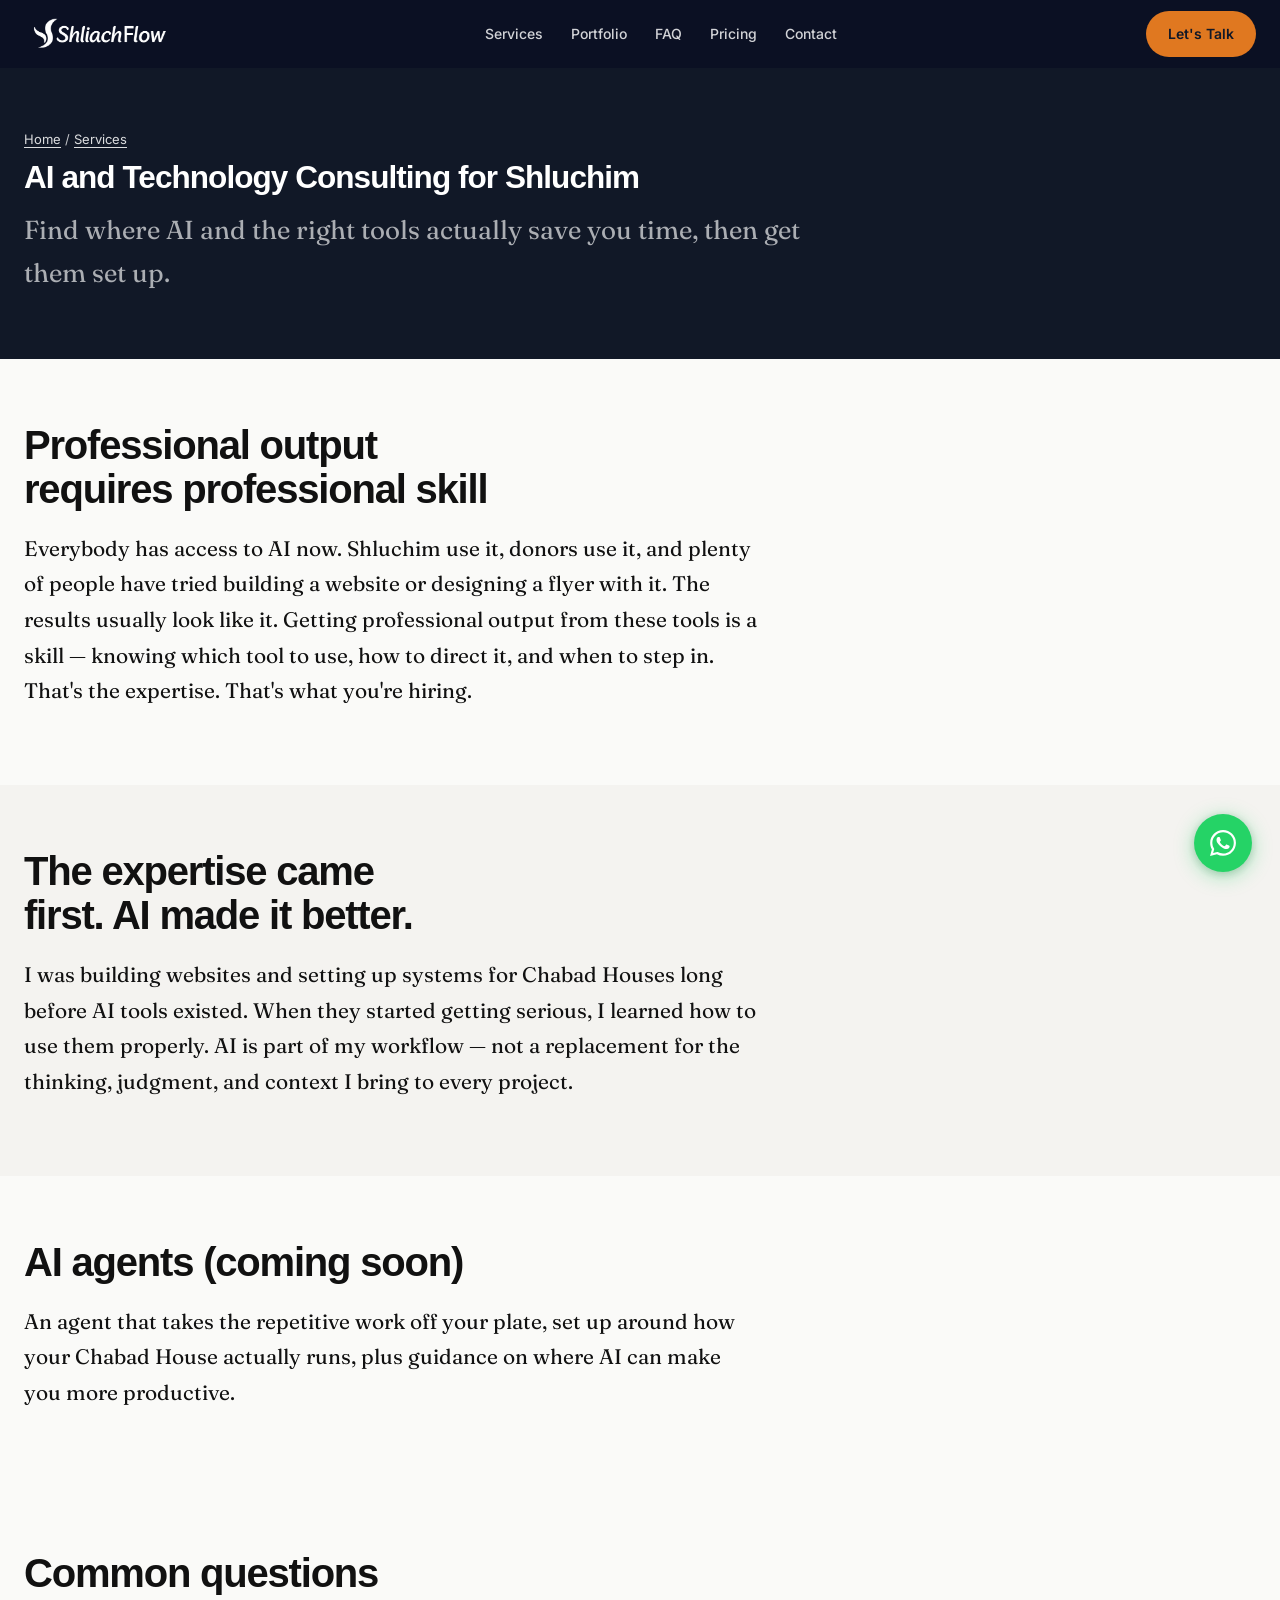
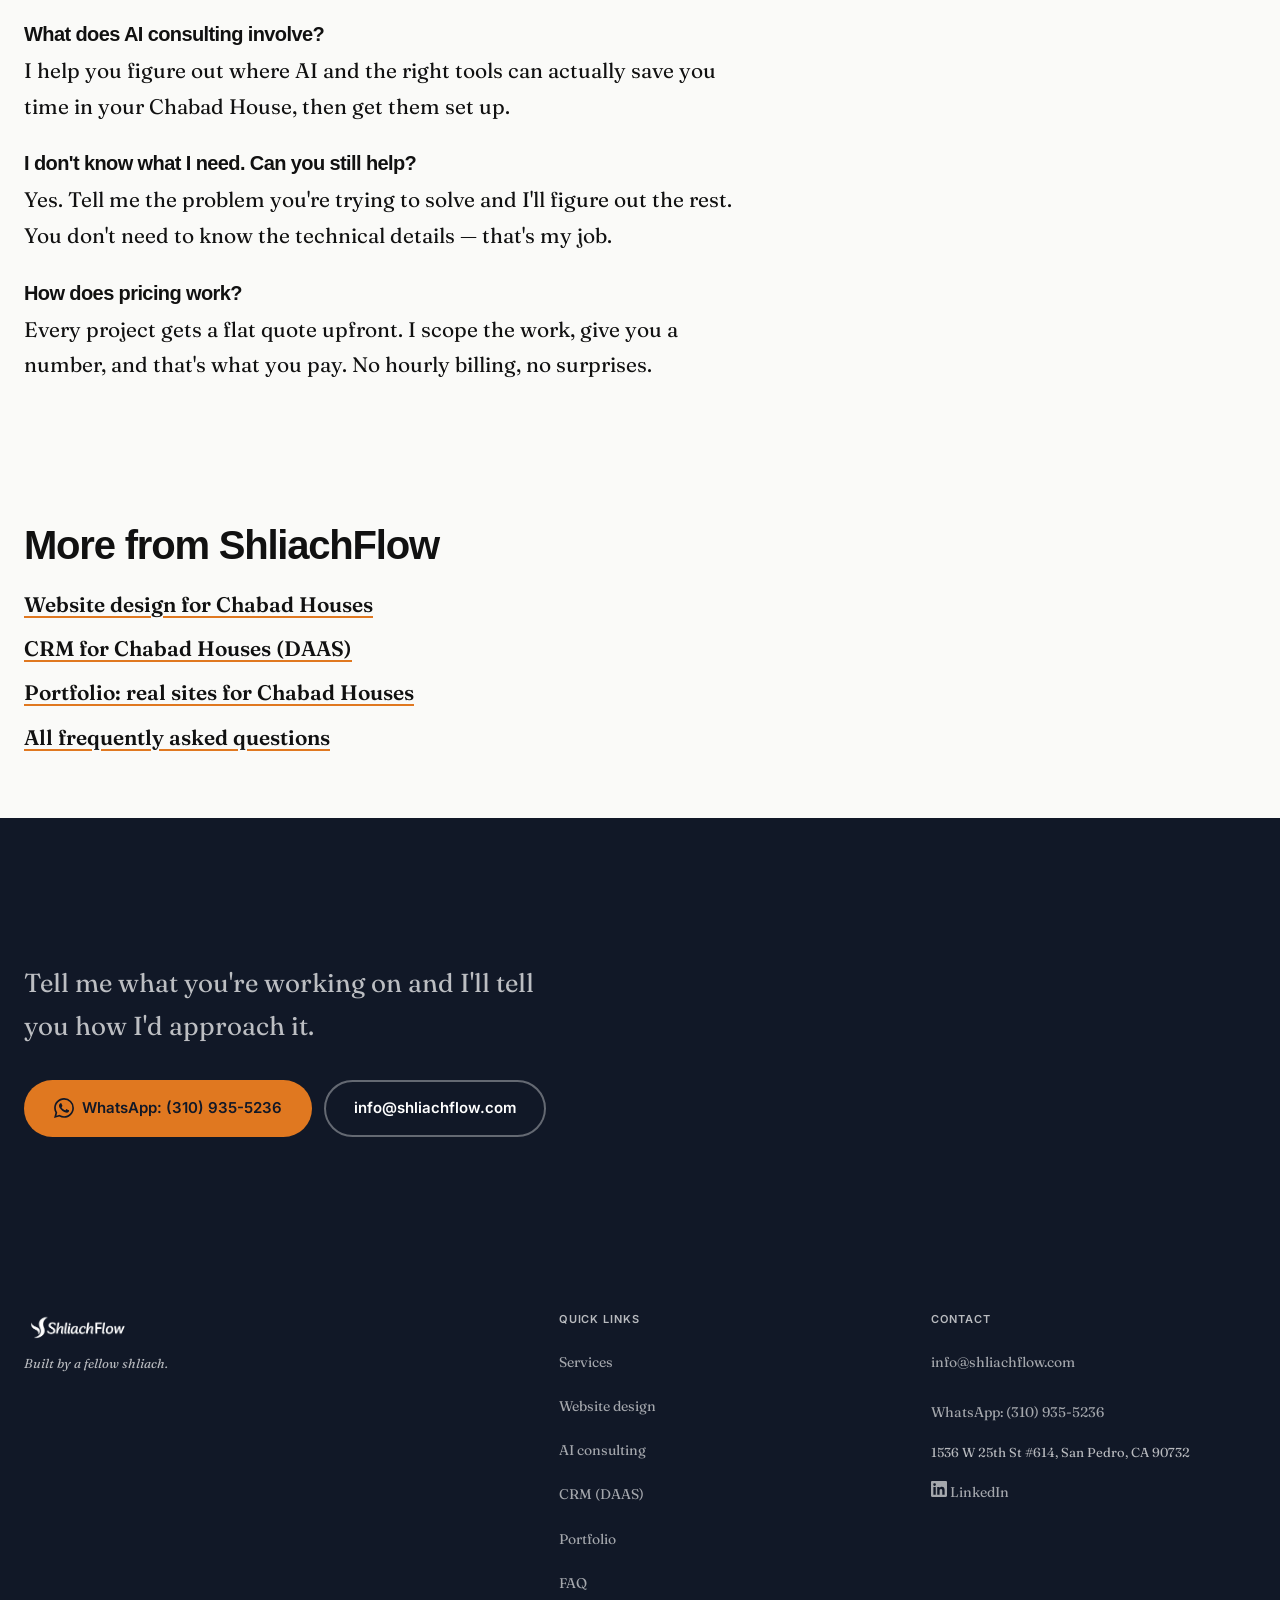
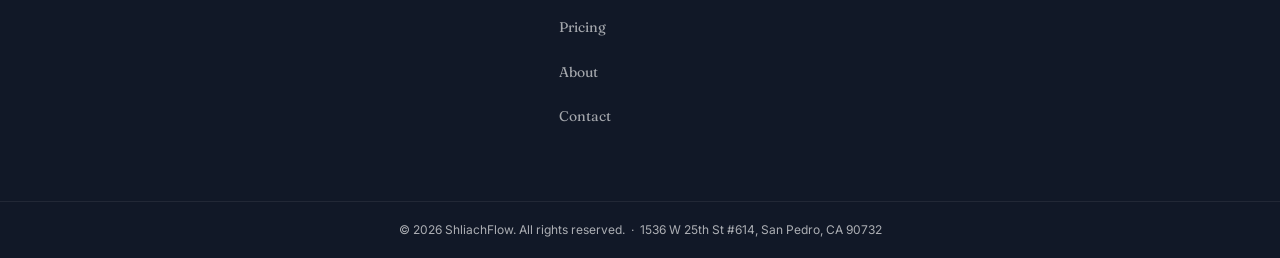
<file: ai-consulting-for-shluchim.html>
<!DOCTYPE html>
<html lang="en">
<head>
  <meta charset="UTF-8">
  <meta name="viewport" content="width=device-width, initial-scale=1.0">
  <title>AI &amp; Technology Consulting for Chabad Shluchim — ShliachFlow</title>
  <meta name="description" content="AI and technology consulting for Chabad shluchim: find where AI and the right tools save you time in your Chabad House, then get them set up.">

  <meta property="og:title" content="AI &amp; Technology Consulting for Chabad Shluchim — ShliachFlow">
  <meta property="og:description" content="AI and technology consulting for Chabad shluchim: find where AI and the right tools save you time in your Chabad House, then get them set up.">
  <meta property="og:url" content="https://shliachflow.com/ai-consulting-for-shluchim.html">
  <meta property="og:type" content="website">
  <meta property="og:site_name" content="ShliachFlow">
  <meta property="og:locale" content="en_US">
  <meta property="og:image:alt" content="ShliachFlow websites for Chabad Houses shown on desktop and phone">
  <meta property="og:image" content="https://shliachflow.com/assets/og-image.jpg">
  <meta property="og:image:width" content="1200">
  <meta property="og:image:height" content="630">
  <meta name="twitter:card" content="summary_large_image">
  <meta name="twitter:title" content="AI &amp; Technology Consulting for Chabad Shluchim — ShliachFlow">
  <meta name="twitter:description" content="AI and technology consulting for Chabad shluchim: find where AI and the right tools save you time in your Chabad House, then get them set up.">
  <meta name="twitter:image" content="https://shliachflow.com/assets/og-image.jpg">
  <meta name="author" content="Rabbi Yisroel Chaim Shuchat">
  <meta name="robots" content="index, follow, max-image-preview:large, max-snippet:-1">
  <meta name="theme-color" content="#111827">
  <link rel="alternate" type="text/plain" href="/llms.txt" title="LLM-readable summary">
  <link rel="canonical" href="https://shliachflow.com/ai-consulting-for-shluchim.html">

  <link rel="preconnect" href="https://fonts.googleapis.com">
  <link rel="preconnect" href="https://fonts.gstatic.com" crossorigin>
  <link rel="icon" href="favicon.ico" sizes="any">
  <link rel="icon" type="image/png" href="assets/favicon.png">
  <link rel="apple-touch-icon" href="assets/apple-touch-icon.png">
  <link rel="stylesheet" href="https://api.fontshare.com/v2/css?f[]=cabinet-grotesk@400,500,700,800,900&display=swap">
  <link href="https://fonts.googleapis.com/css2?family=Fraunces:ital,opsz,wght@0,9..144,400;0,9..144,600;1,9..144,400&family=Inter:wght@400;500;600&display=swap" rel="stylesheet">
  <link rel="stylesheet" href="style.css">
  <script type="application/ld+json">
{
  "@context": "https://schema.org",
  "@graph": [
    {
      "@type": "WebPage",
      "@id": "https://shliachflow.com/ai-consulting-for-shluchim.html#webpage",
      "url": "https://shliachflow.com/ai-consulting-for-shluchim.html",
      "name": "AI & Technology Consulting for Chabad Shluchim — ShliachFlow",
      "description": "AI and technology consulting for Chabad shluchim: find where AI and the right tools save you time in your Chabad House, then get them set up.",
      "isPartOf": {
        "@id": "https://shliachflow.com/#website"
      },
      "about": {
        "@id": "https://shliachflow.com/ai-consulting-for-shluchim.html#service"
      },
      "inLanguage": "en"
    },
    {
      "@type": "Service",
      "@id": "https://shliachflow.com/ai-consulting-for-shluchim.html#service",
      "name": "AI and technology consulting for Chabad shluchim",
      "description": "AI and technology consulting for Chabad shluchim: find where AI and the right tools save you time in your Chabad House, then get them set up.",
      "provider": {
        "@id": "https://shliachflow.com/#org"
      },
      "areaServed": {
        "@type": "Country",
        "name": "United States"
      },
      "audience": {
        "@type": "Audience",
        "audienceType": "Chabad shluchim and Chabad Houses"
      },
      "url": "https://shliachflow.com/ai-consulting-for-shluchim.html"
    },
    {
      "@type": "BreadcrumbList",
      "itemListElement": [
        {
          "@type": "ListItem",
          "position": 1,
          "name": "Home",
          "item": "https://shliachflow.com/"
        },
        {
          "@type": "ListItem",
          "position": 2,
          "name": "Services",
          "item": "https://shliachflow.com/services.html"
        },
        {
          "@type": "ListItem",
          "position": 3,
          "name": "AI consulting for shluchim",
          "item": "https://shliachflow.com/ai-consulting-for-shluchim.html"
        }
      ]
    },
    {
      "@type": "FAQPage",
      "@id": "https://shliachflow.com/ai-consulting-for-shluchim.html#faq",
      "mainEntity": [
        {
          "@type": "Question",
          "name": "What does AI consulting involve?",
          "acceptedAnswer": {
            "@type": "Answer",
            "text": "I help you figure out where AI and the right tools can actually save you time in your Chabad House, then get them set up."
          }
        },
        {
          "@type": "Question",
          "name": "I don't know what I need. Can you still help?",
          "acceptedAnswer": {
            "@type": "Answer",
            "text": "Yes. Tell me the problem you're trying to solve and I'll figure out the rest. You don't need to know the technical details — that's my job."
          }
        },
        {
          "@type": "Question",
          "name": "How does pricing work?",
          "acceptedAnswer": {
            "@type": "Answer",
            "text": "Every project gets a flat quote upfront. I scope the work, give you a number, and that's what you pay. No hourly billing, no surprises."
          }
        }
      ]
    }
  ]
}
  </script>
</head>
<body>
  <a class="skip-link" href="#main">Skip to content</a>

  <!-- ═══════════════════════════════════════════════════════
       NAV
  ════════════════════════════════════════════════════════ -->
  <header id="nav" role="banner">
    <div class="nav-inner">
      <a href="index.html" aria-label="ShliachFlow home">
        <img src="assets/logo-light.png" alt="ShliachFlow" class="logo-img-light" width="480" height="133">
        <img src="assets/logo-dark.png" alt="" aria-hidden="true" class="logo-img-dark" width="480" height="133">
      </a>

      <nav class="nav-links" aria-label="Primary navigation">
        <a href="services.html" >Services</a>
        <a href="portfolio.html">Portfolio</a>
        <a href="faq.html">FAQ</a>
        <a href="index.html#pricing">Pricing</a>
        <a href="index.html#contact">Contact</a>
      </nav>

      <a href="https://wa.me/13109355236" class="btn btn-primary nav-cta" target="_blank" rel="noopener">Let's Talk</a>

      <button class="nav-hamburger" aria-label="Open navigation menu" aria-expanded="false" aria-controls="mobile-nav">
        <span></span>
        <span></span>
        <span></span>
      </button>
    </div>
  </header>

  <nav class="nav-mobile" id="mobile-nav" aria-label="Mobile navigation">
    <a href="services.html" >Services</a>
    <a href="portfolio.html">Portfolio</a>
    <a href="faq.html">FAQ</a>
    <a href="index.html#pricing">Pricing</a>
    <a href="index.html#contact">Contact</a>
    <a href="https://wa.me/13109355236" class="btn btn-primary" target="_blank" rel="noopener">Let's Talk — WhatsApp</a>
  </nav>
  <main id="main">
  <section class="portfolio-page-hero" aria-labelledby="page-title">
    <div class="container">
      <p class="seo-crumbs"><a href="index.html">Home</a> / <a href="services.html">Services</a></p>
      <h1 id="page-title">AI and Technology Consulting for Shluchim</h1>
      <p>Find where AI and the right tools actually save you time, then get them set up.</p>
    </div>
  </section>

  <section class="seo-section "><div class="container"><div class="seo-prose">
<h2>Professional output requires professional skill</h2>
<p>Everybody has access to AI now. Shluchim use it, donors use it, and plenty of people have tried building a website or designing a flyer with it. The results usually look like it. Getting professional output from these tools is a skill — knowing which tool to use, how to direct it, and when to step in. That's the expertise. That's what you're hiring.</p>
</div></div></section>

  <section class="seo-section alt"><div class="container"><div class="seo-prose">
<h2>The expertise came first. AI made it better.</h2>
<p>I was building websites and setting up systems for Chabad Houses long before AI tools existed. When they started getting serious, I learned how to use them properly. AI is part of my workflow — not a replacement for the thinking, judgment, and context I bring to every project.</p>
</div></div></section>

  <section class="seo-section "><div class="container"><div class="seo-prose">
<h2>AI agents (coming soon)</h2>
<p>An agent that takes the repetitive work off your plate, set up around how your Chabad House actually runs, plus guidance on where AI can make you more productive.</p>
</div></div></section>

  <section class="seo-section "><div class="container"><div class="seo-prose">
<h2>Common questions</h2>
<h3>What does AI consulting involve?</h3>
<p>I help you figure out where AI and the right tools can actually save you time in your Chabad House, then get them set up.</p>
<h3>I don't know what I need. Can you still help?</h3>
<p>Yes. Tell me the problem you're trying to solve and I'll figure out the rest. You don't need to know the technical details — that's my job.</p>
<h3>How does pricing work?</h3>
<p>Every project gets a flat quote upfront. I scope the work, give you a number, and that's what you pay. No hourly billing, no surprises.</p>

</div></div></section>

  <section class="seo-section"><div class="container"><div class="seo-prose"><h2>More from ShliachFlow</h2><ul class="seo-list"><li><a href="website-design-for-chabad-houses.html">Website design for Chabad Houses</a></li><li><a href="crm-for-chabad-houses.html">CRM for Chabad Houses (DAAS)</a></li><li><a href="portfolio.html">Portfolio: real sites for Chabad Houses</a></li><li><a href="faq.html">All frequently asked questions</a></li></ul></div></div></section>

  <section id="services-cta" aria-label="Contact">
    <div class="container"><div class="contact-simple reveal">
      <p class="contact-lede">Tell me what you're working on and I'll tell you how I'd approach it.</p>
      <div class="contact-actions">
        <a href="https://wa.me/13109355236" class="btn btn-primary contact-wa" target="_blank" rel="noopener"><svg width="20" height="20" viewBox="0 0 24 24" fill="currentColor" aria-hidden="true"><path d="M17.472 14.382c-.297-.149-1.758-.867-2.03-.967-.273-.099-.471-.148-.67.15-.197.297-.767.966-.94 1.164-.173.199-.347.223-.644.075-.297-.15-1.255-.463-2.39-1.475-.883-.788-1.48-1.761-1.653-2.059-.173-.297-.018-.458.13-.606.134-.133.298-.347.446-.52.149-.174.198-.298.298-.497.099-.198.05-.371-.025-.52-.075-.149-.669-1.612-.916-2.207-.242-.579-.487-.5-.669-.51-.173-.008-.371-.01-.57-.01-.198 0-.52.074-.792.372-.272.297-1.04 1.016-1.04 2.479 0 1.462 1.065 2.875 1.213 3.074.149.198 2.096 3.2 5.077 4.487.709.306 1.262.489 1.694.625.712.227 1.36.195 1.871.118.571-.085 1.758-.719 2.006-1.413.248-.694.248-1.289.173-1.413-.074-.124-.272-.198-.57-.347m-5.421 7.403h-.004a9.87 9.87 0 01-5.031-1.378l-.361-.214-3.741.982.998-3.648-.235-.374a9.86 9.86 0 01-1.51-5.26c.001-5.45 4.436-9.884 9.888-9.884 2.64 0 5.122 1.03 6.988 2.898a9.825 9.825 0 012.893 6.994c-.003 5.45-4.437 9.884-9.885 9.884m8.413-18.297A11.815 11.815 0 0012.05 0C5.495 0 .16 5.335.157 11.892c0 2.096.547 4.142 1.588 5.945L.057 24l6.305-1.654a11.882 11.882 0 005.683 1.448h.005c6.554 0 11.89-5.335 11.893-11.893a11.821 11.821 0 00-3.48-8.413Z"/></svg> WhatsApp: (310) 935-5236</a>
        <a href="mailto:info@shliachflow.com" class="btn btn-ghost">info@shliachflow.com</a>
      </div>
    </div></div>
  </section>
  </main>

  <footer id="footer">
    <div class="footer-inner">

      <div class="footer-brand">
        <a href="index.html" aria-label="ShliachFlow home">
          <img src="assets/logo-light.png" alt="ShliachFlow" class="footer-logo-img" width="480" height="133">
        </a>
        <p class="footer-tagline">Built by a fellow shliach.</p>
      </div>

      <div class="footer-col">
        <h3 class="footer-heading">Quick Links</h3>
        <ul>
          <li><a href="services.html">Services</a></li>
          <li><a href="website-design-for-chabad-houses.html">Website design</a></li>
          <li><a href="ai-consulting-for-shluchim.html">AI consulting</a></li>
          <li><a href="crm-for-chabad-houses.html">CRM (DAAS)</a></li>
          <li><a href="portfolio.html">Portfolio</a></li>
          <li><a href="faq.html">FAQ</a></li>
          <li><a href="index.html#pricing">Pricing</a></li>
          <li><a href="index.html#about">About</a></li>
          <li><a href="index.html#contact">Contact</a></li>
        </ul>
      </div>

      <div class="footer-col">
        <h3 class="footer-heading">Contact</h3>
        <div class="footer-contact-item">
          <a href="mailto:info@shliachflow.com">info@shliachflow.com</a>
        </div>
        <div class="footer-contact-item">
          <a href="https://wa.me/13109355236" target="_blank" rel="noopener">WhatsApp: (310) 935-5236</a>
        </div>
        <div class="footer-contact-item" style="font-size:13px;color:rgba(255,255,255,.7);">1536 W 25th St #614, San Pedro, CA 90732</div>
        <a href="https://www.linkedin.com/in/ycshuchat/" class="footer-linkedin" target="_blank" rel="noopener">
          <svg width="16" height="16" viewBox="0 0 24 24" fill="currentColor" aria-hidden="true"><path d="M20.447 20.452h-3.554v-5.569c0-1.328-.027-3.037-1.852-3.037-1.853 0-2.136 1.445-2.136 2.939v5.667H9.351V9h3.414v1.561h.046c.477-.9 1.637-1.85 3.37-1.85 3.601 0 4.267 2.37 4.267 5.455v6.286zM5.337 7.433a2.062 2.062 0 01-2.063-2.065 2.064 2.064 0 112.063 2.065zm1.782 13.019H3.555V9h3.564v11.452zM22.225 0H1.771C.792 0 0 .774 0 1.729v20.542C0 23.227.792 24 1.771 24h20.451C23.2 24 24 23.227 24 22.271V1.729C24 .774 23.2 0 22.222 0h.003z"/></svg>
          LinkedIn
        </a>
      </div>

    </div>
    <div class="footer-bottom">
      <p>© 2026 ShliachFlow. All rights reserved. &nbsp;·&nbsp; 1536 W 25th St #614, San Pedro, CA 90732</p>
    </div>
  </footer>

  <!-- Floating WhatsApp button -->
  <a href="https://wa.me/13109355236"
     class="whatsapp-float"
     target="_blank"
     rel="noopener"
     aria-label="Chat on WhatsApp">
    <svg width="26" height="26" viewBox="0 0 24 24" fill="white" aria-hidden="true">
      <path d="M17.472 14.382c-.297-.149-1.758-.867-2.03-.967-.273-.099-.471-.148-.67.15-.197.297-.767.966-.94 1.164-.173.199-.347.223-.644.075-.297-.15-1.255-.463-2.39-1.475-.883-.788-1.48-1.761-1.653-2.059-.173-.297-.018-.458.13-.606.134-.133.298-.347.446-.52.149-.174.198-.298.298-.497.099-.198.05-.371-.025-.52-.075-.149-.669-1.612-.916-2.207-.242-.579-.487-.5-.669-.51-.173-.008-.371-.01-.57-.01-.198 0-.52.074-.792.372-.272.297-1.04 1.016-1.04 2.479 0 1.462 1.065 2.875 1.213 3.074.149.198 2.096 3.2 5.077 4.487.709.306 1.262.489 1.694.625.712.227 1.36.195 1.871.118.571-.085 1.758-.719 2.006-1.413.248-.694.248-1.289.173-1.413-.074-.124-.272-.198-.57-.347m-5.421 7.403h-.004a9.87 9.87 0 01-5.031-1.378l-.361-.214-3.741.982.998-3.648-.235-.374a9.86 9.86 0 01-1.51-5.26c.001-5.45 4.436-9.884 9.888-9.884 2.64 0 5.122 1.03 6.988 2.898a9.825 9.825 0 012.893 6.994c-.003 5.45-4.437 9.884-9.885 9.884m8.413-18.297A11.815 11.815 0 0012.05 0C5.495 0 .16 5.335.157 11.892c0 2.096.547 4.142 1.588 5.945L.057 24l6.305-1.654a11.882 11.882 0 005.683 1.448h.005c6.554 0 11.89-5.335 11.893-11.893a11.821 11.821 0 00-3.48-8.413Z"/>
    </svg>
  </a>

  <script src="script.js"></script>
</body>
</html>
</file>
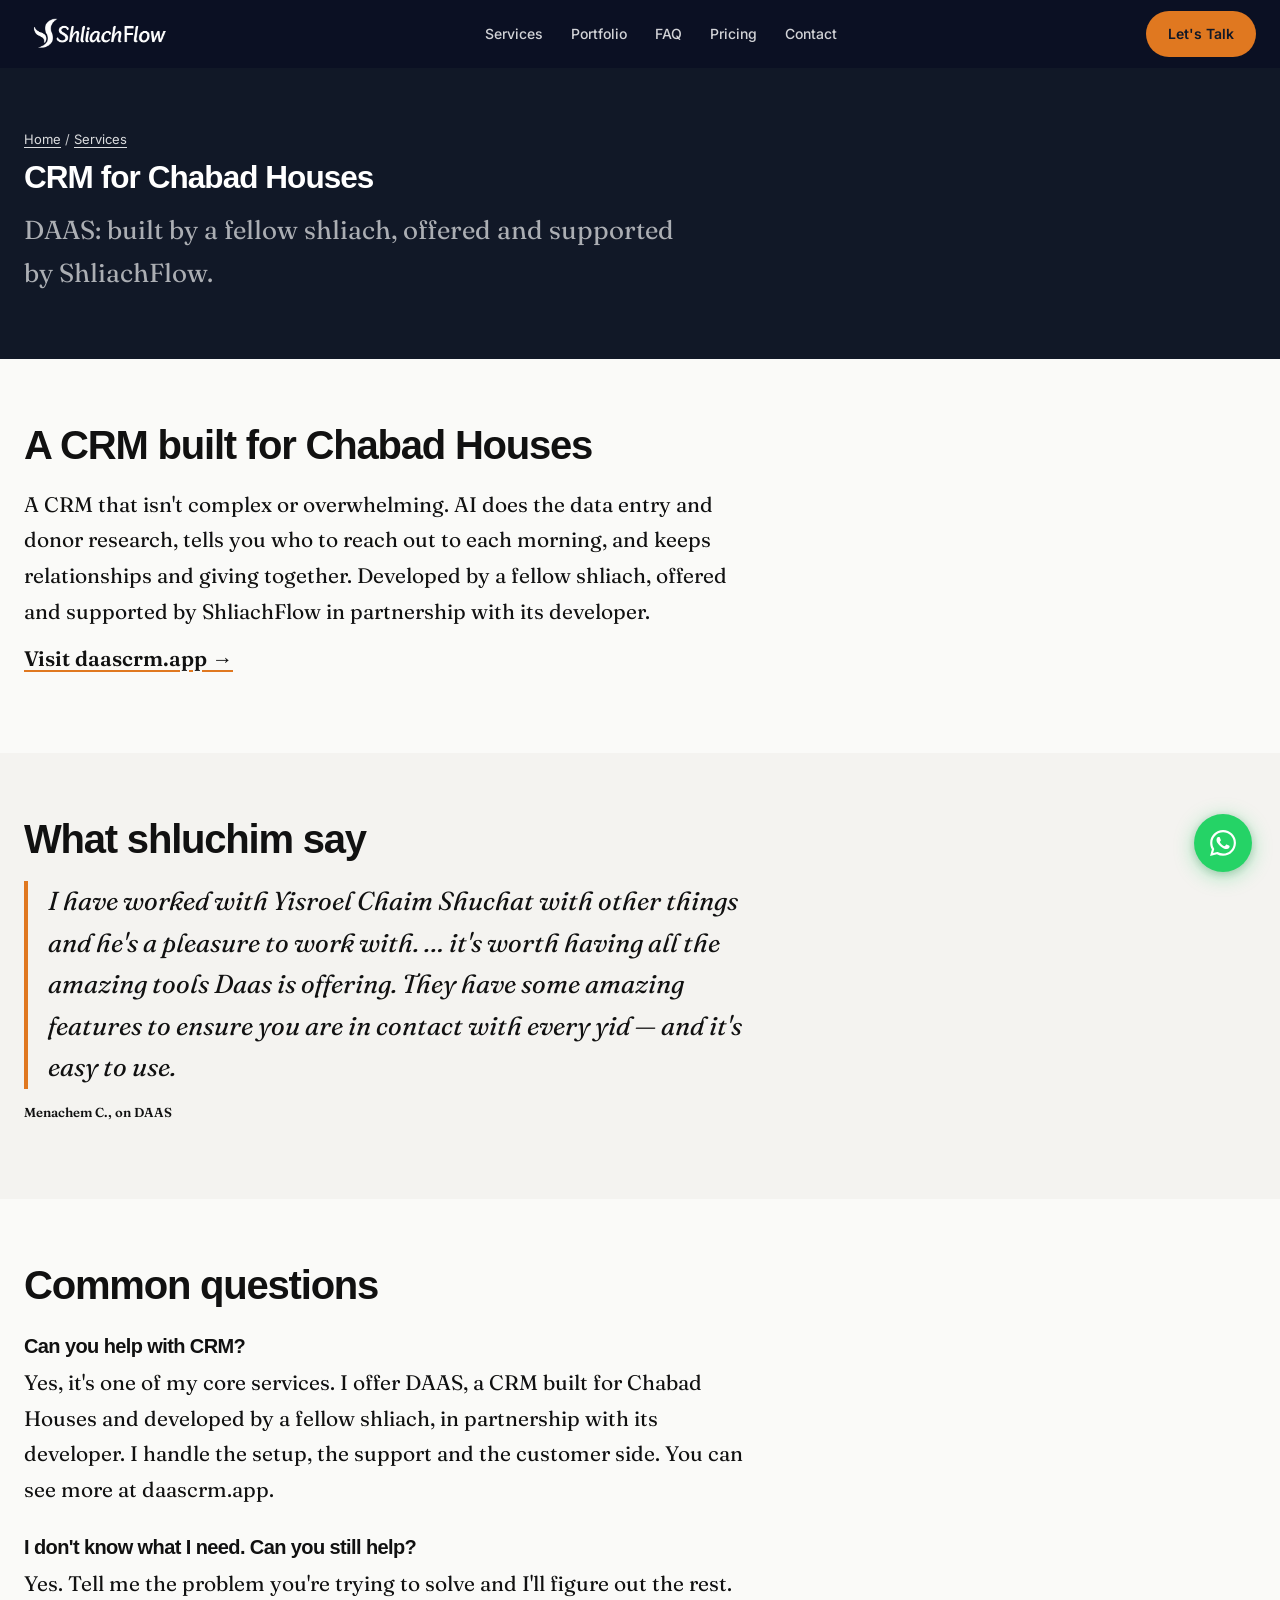
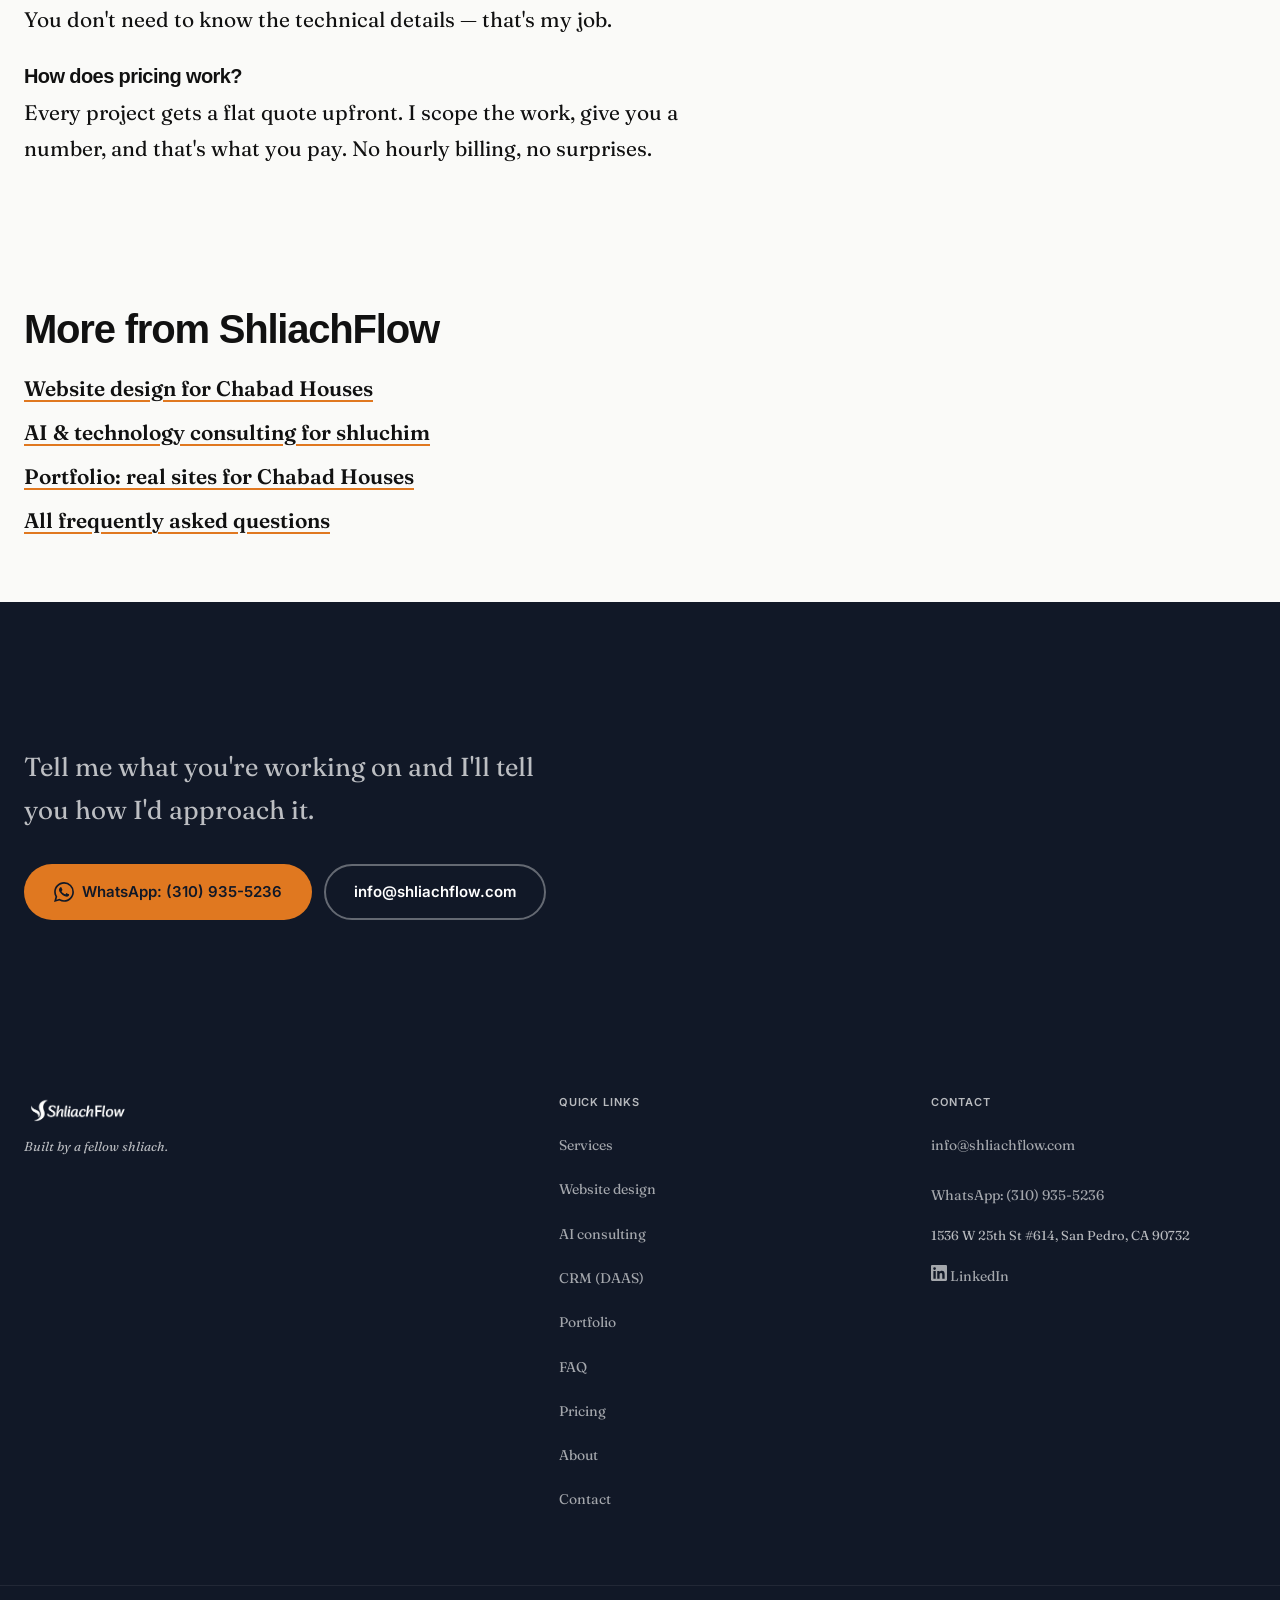
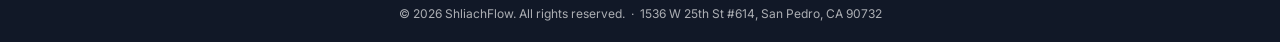
<file: crm-for-chabad-houses.html>
<!DOCTYPE html>
<html lang="en">
<head>
  <meta charset="UTF-8">
  <meta name="viewport" content="width=device-width, initial-scale=1.0">
  <title>CRM for Chabad Houses: DAAS, Offered by ShliachFlow</title>
  <meta name="description" content="A CRM built for Chabad Houses by a fellow shliach. DAAS keeps relationships and giving together, with AI doing data entry and donor research. Set up and supported by ShliachFlow.">

  <meta property="og:title" content="CRM for Chabad Houses: DAAS, Offered by ShliachFlow">
  <meta property="og:description" content="A CRM built for Chabad Houses by a fellow shliach. DAAS keeps relationships and giving together, with AI doing data entry and donor research. Set up and supported by ShliachFlow.">
  <meta property="og:url" content="https://shliachflow.com/crm-for-chabad-houses.html">
  <meta property="og:type" content="website">
  <meta property="og:site_name" content="ShliachFlow">
  <meta property="og:locale" content="en_US">
  <meta property="og:image:alt" content="ShliachFlow websites for Chabad Houses shown on desktop and phone">
  <meta property="og:image" content="https://shliachflow.com/assets/og-image.jpg">
  <meta property="og:image:width" content="1200">
  <meta property="og:image:height" content="630">
  <meta name="twitter:card" content="summary_large_image">
  <meta name="twitter:title" content="CRM for Chabad Houses: DAAS, Offered by ShliachFlow">
  <meta name="twitter:description" content="A CRM built for Chabad Houses by a fellow shliach. DAAS keeps relationships and giving together, with AI doing data entry and donor research. Set up and supported by ShliachFlow.">
  <meta name="twitter:image" content="https://shliachflow.com/assets/og-image.jpg">
  <meta name="author" content="Rabbi Yisroel Chaim Shuchat">
  <meta name="robots" content="index, follow, max-image-preview:large, max-snippet:-1">
  <meta name="theme-color" content="#111827">
  <link rel="alternate" type="text/plain" href="/llms.txt" title="LLM-readable summary">
  <link rel="canonical" href="https://shliachflow.com/crm-for-chabad-houses.html">

  <link rel="preconnect" href="https://fonts.googleapis.com">
  <link rel="preconnect" href="https://fonts.gstatic.com" crossorigin>
  <link rel="icon" href="favicon.ico" sizes="any">
  <link rel="icon" type="image/png" href="assets/favicon.png">
  <link rel="apple-touch-icon" href="assets/apple-touch-icon.png">
  <link rel="stylesheet" href="https://api.fontshare.com/v2/css?f[]=cabinet-grotesk@400,500,700,800,900&display=swap">
  <link href="https://fonts.googleapis.com/css2?family=Fraunces:ital,opsz,wght@0,9..144,400;0,9..144,600;1,9..144,400&family=Inter:wght@400;500;600&display=swap" rel="stylesheet">
  <link rel="stylesheet" href="style.css">
  <script type="application/ld+json">
{
  "@context": "https://schema.org",
  "@graph": [
    {
      "@type": "WebPage",
      "@id": "https://shliachflow.com/crm-for-chabad-houses.html#webpage",
      "url": "https://shliachflow.com/crm-for-chabad-houses.html",
      "name": "CRM for Chabad Houses: DAAS, Offered by ShliachFlow",
      "description": "A CRM built for Chabad Houses by a fellow shliach. DAAS keeps relationships and giving together, with AI doing data entry and donor research. Set up and supported by ShliachFlow.",
      "isPartOf": {
        "@id": "https://shliachflow.com/#website"
      },
      "about": {
        "@id": "https://shliachflow.com/crm-for-chabad-houses.html#service"
      },
      "inLanguage": "en"
    },
    {
      "@type": "Service",
      "@id": "https://shliachflow.com/crm-for-chabad-houses.html#service",
      "name": "DAAS CRM for Chabad Houses",
      "description": "A CRM built for Chabad Houses by a fellow shliach. DAAS keeps relationships and giving together, with AI doing data entry and donor research. Set up and supported by ShliachFlow.",
      "provider": {
        "@id": "https://shliachflow.com/#org"
      },
      "areaServed": {
        "@type": "Country",
        "name": "United States"
      },
      "audience": {
        "@type": "Audience",
        "audienceType": "Chabad shluchim and Chabad Houses"
      },
      "url": "https://shliachflow.com/crm-for-chabad-houses.html"
    },
    {
      "@type": "BreadcrumbList",
      "itemListElement": [
        {
          "@type": "ListItem",
          "position": 1,
          "name": "Home",
          "item": "https://shliachflow.com/"
        },
        {
          "@type": "ListItem",
          "position": 2,
          "name": "Services",
          "item": "https://shliachflow.com/services.html"
        },
        {
          "@type": "ListItem",
          "position": 3,
          "name": "CRM for Chabad Houses",
          "item": "https://shliachflow.com/crm-for-chabad-houses.html"
        }
      ]
    },
    {
      "@type": "FAQPage",
      "@id": "https://shliachflow.com/crm-for-chabad-houses.html#faq",
      "mainEntity": [
        {
          "@type": "Question",
          "name": "Can you help with CRM?",
          "acceptedAnswer": {
            "@type": "Answer",
            "text": "Yes, it's one of my core services. I offer DAAS, a CRM built for Chabad Houses and developed by a fellow shliach, in partnership with its developer. I handle the setup, the support and the customer side. You can see more at daascrm.app."
          }
        },
        {
          "@type": "Question",
          "name": "I don't know what I need. Can you still help?",
          "acceptedAnswer": {
            "@type": "Answer",
            "text": "Yes. Tell me the problem you're trying to solve and I'll figure out the rest. You don't need to know the technical details — that's my job."
          }
        },
        {
          "@type": "Question",
          "name": "How does pricing work?",
          "acceptedAnswer": {
            "@type": "Answer",
            "text": "Every project gets a flat quote upfront. I scope the work, give you a number, and that's what you pay. No hourly billing, no surprises."
          }
        }
      ]
    }
  ]
}
  </script>
</head>
<body>
  <a class="skip-link" href="#main">Skip to content</a>

  <!-- ═══════════════════════════════════════════════════════
       NAV
  ════════════════════════════════════════════════════════ -->
  <header id="nav" role="banner">
    <div class="nav-inner">
      <a href="index.html" aria-label="ShliachFlow home">
        <img src="assets/logo-light.png" alt="ShliachFlow" class="logo-img-light" width="480" height="133">
        <img src="assets/logo-dark.png" alt="" aria-hidden="true" class="logo-img-dark" width="480" height="133">
      </a>

      <nav class="nav-links" aria-label="Primary navigation">
        <a href="services.html" >Services</a>
        <a href="portfolio.html">Portfolio</a>
        <a href="faq.html">FAQ</a>
        <a href="index.html#pricing">Pricing</a>
        <a href="index.html#contact">Contact</a>
      </nav>

      <a href="https://wa.me/13109355236" class="btn btn-primary nav-cta" target="_blank" rel="noopener">Let's Talk</a>

      <button class="nav-hamburger" aria-label="Open navigation menu" aria-expanded="false" aria-controls="mobile-nav">
        <span></span>
        <span></span>
        <span></span>
      </button>
    </div>
  </header>

  <nav class="nav-mobile" id="mobile-nav" aria-label="Mobile navigation">
    <a href="services.html" >Services</a>
    <a href="portfolio.html">Portfolio</a>
    <a href="faq.html">FAQ</a>
    <a href="index.html#pricing">Pricing</a>
    <a href="index.html#contact">Contact</a>
    <a href="https://wa.me/13109355236" class="btn btn-primary" target="_blank" rel="noopener">Let's Talk — WhatsApp</a>
  </nav>
  <main id="main">
  <section class="portfolio-page-hero" aria-labelledby="page-title">
    <div class="container">
      <p class="seo-crumbs"><a href="index.html">Home</a> / <a href="services.html">Services</a></p>
      <h1 id="page-title">CRM for Chabad Houses</h1>
      <p>DAAS: built by a fellow shliach, offered and supported by ShliachFlow.</p>
    </div>
  </section>

  <section class="seo-section "><div class="container"><div class="seo-prose">
<h2>A CRM built for Chabad Houses</h2>
<p>A CRM that isn't complex or overwhelming. AI does the data entry and donor research, tells you who to reach out to each morning, and keeps relationships and giving together. Developed by a fellow shliach, offered and supported by ShliachFlow in partnership with its developer.</p><p><a class="seo-cta-link" href="https://daascrm.app" target="_blank" rel="noopener">Visit daascrm.app →<span class="sr-only"> (opens in new tab)</span></a></p>
</div></div></section>

  <section class="seo-section alt"><div class="container"><div class="seo-prose">
<h2>What shluchim say</h2>
<blockquote class="seo-quote">I have worked with Yisroel Chaim Shuchat with other things and he's a pleasure to work with. &hellip; it's worth having all the amazing tools Daas is offering. They have some amazing features to ensure you are in contact with every yid &mdash; and it's easy to use.</blockquote>
<p class="seo-cite">Menachem C., on DAAS</p>
</div></div></section>

  <section class="seo-section "><div class="container"><div class="seo-prose">
<h2>Common questions</h2>
<h3>Can you help with CRM?</h3>
<p>Yes, it's one of my core services. I offer DAAS, a CRM built for Chabad Houses and developed by a fellow shliach, in partnership with its developer. I handle the setup, the support and the customer side. You can see more at daascrm.app.</p>
<h3>I don't know what I need. Can you still help?</h3>
<p>Yes. Tell me the problem you're trying to solve and I'll figure out the rest. You don't need to know the technical details — that's my job.</p>
<h3>How does pricing work?</h3>
<p>Every project gets a flat quote upfront. I scope the work, give you a number, and that's what you pay. No hourly billing, no surprises.</p>

</div></div></section>

  <section class="seo-section"><div class="container"><div class="seo-prose"><h2>More from ShliachFlow</h2><ul class="seo-list"><li><a href="website-design-for-chabad-houses.html">Website design for Chabad Houses</a></li><li><a href="ai-consulting-for-shluchim.html">AI &amp; technology consulting for shluchim</a></li><li><a href="portfolio.html">Portfolio: real sites for Chabad Houses</a></li><li><a href="faq.html">All frequently asked questions</a></li></ul></div></div></section>

  <section id="services-cta" aria-label="Contact">
    <div class="container"><div class="contact-simple reveal">
      <p class="contact-lede">Tell me what you're working on and I'll tell you how I'd approach it.</p>
      <div class="contact-actions">
        <a href="https://wa.me/13109355236" class="btn btn-primary contact-wa" target="_blank" rel="noopener"><svg width="20" height="20" viewBox="0 0 24 24" fill="currentColor" aria-hidden="true"><path d="M17.472 14.382c-.297-.149-1.758-.867-2.03-.967-.273-.099-.471-.148-.67.15-.197.297-.767.966-.94 1.164-.173.199-.347.223-.644.075-.297-.15-1.255-.463-2.39-1.475-.883-.788-1.48-1.761-1.653-2.059-.173-.297-.018-.458.13-.606.134-.133.298-.347.446-.52.149-.174.198-.298.298-.497.099-.198.05-.371-.025-.52-.075-.149-.669-1.612-.916-2.207-.242-.579-.487-.5-.669-.51-.173-.008-.371-.01-.57-.01-.198 0-.52.074-.792.372-.272.297-1.04 1.016-1.04 2.479 0 1.462 1.065 2.875 1.213 3.074.149.198 2.096 3.2 5.077 4.487.709.306 1.262.489 1.694.625.712.227 1.36.195 1.871.118.571-.085 1.758-.719 2.006-1.413.248-.694.248-1.289.173-1.413-.074-.124-.272-.198-.57-.347m-5.421 7.403h-.004a9.87 9.87 0 01-5.031-1.378l-.361-.214-3.741.982.998-3.648-.235-.374a9.86 9.86 0 01-1.51-5.26c.001-5.45 4.436-9.884 9.888-9.884 2.64 0 5.122 1.03 6.988 2.898a9.825 9.825 0 012.893 6.994c-.003 5.45-4.437 9.884-9.885 9.884m8.413-18.297A11.815 11.815 0 0012.05 0C5.495 0 .16 5.335.157 11.892c0 2.096.547 4.142 1.588 5.945L.057 24l6.305-1.654a11.882 11.882 0 005.683 1.448h.005c6.554 0 11.89-5.335 11.893-11.893a11.821 11.821 0 00-3.48-8.413Z"/></svg> WhatsApp: (310) 935-5236</a>
        <a href="mailto:info@shliachflow.com" class="btn btn-ghost">info@shliachflow.com</a>
      </div>
    </div></div>
  </section>
  </main>

  <footer id="footer">
    <div class="footer-inner">

      <div class="footer-brand">
        <a href="index.html" aria-label="ShliachFlow home">
          <img src="assets/logo-light.png" alt="ShliachFlow" class="footer-logo-img" width="480" height="133">
        </a>
        <p class="footer-tagline">Built by a fellow shliach.</p>
      </div>

      <div class="footer-col">
        <h3 class="footer-heading">Quick Links</h3>
        <ul>
          <li><a href="services.html">Services</a></li>
          <li><a href="website-design-for-chabad-houses.html">Website design</a></li>
          <li><a href="ai-consulting-for-shluchim.html">AI consulting</a></li>
          <li><a href="crm-for-chabad-houses.html">CRM (DAAS)</a></li>
          <li><a href="portfolio.html">Portfolio</a></li>
          <li><a href="faq.html">FAQ</a></li>
          <li><a href="index.html#pricing">Pricing</a></li>
          <li><a href="index.html#about">About</a></li>
          <li><a href="index.html#contact">Contact</a></li>
        </ul>
      </div>

      <div class="footer-col">
        <h3 class="footer-heading">Contact</h3>
        <div class="footer-contact-item">
          <a href="mailto:info@shliachflow.com">info@shliachflow.com</a>
        </div>
        <div class="footer-contact-item">
          <a href="https://wa.me/13109355236" target="_blank" rel="noopener">WhatsApp: (310) 935-5236</a>
        </div>
        <div class="footer-contact-item" style="font-size:13px;color:rgba(255,255,255,.7);">1536 W 25th St #614, San Pedro, CA 90732</div>
        <a href="https://www.linkedin.com/in/ycshuchat/" class="footer-linkedin" target="_blank" rel="noopener">
          <svg width="16" height="16" viewBox="0 0 24 24" fill="currentColor" aria-hidden="true"><path d="M20.447 20.452h-3.554v-5.569c0-1.328-.027-3.037-1.852-3.037-1.853 0-2.136 1.445-2.136 2.939v5.667H9.351V9h3.414v1.561h.046c.477-.9 1.637-1.85 3.37-1.85 3.601 0 4.267 2.37 4.267 5.455v6.286zM5.337 7.433a2.062 2.062 0 01-2.063-2.065 2.064 2.064 0 112.063 2.065zm1.782 13.019H3.555V9h3.564v11.452zM22.225 0H1.771C.792 0 0 .774 0 1.729v20.542C0 23.227.792 24 1.771 24h20.451C23.2 24 24 23.227 24 22.271V1.729C24 .774 23.2 0 22.222 0h.003z"/></svg>
          LinkedIn
        </a>
      </div>

    </div>
    <div class="footer-bottom">
      <p>© 2026 ShliachFlow. All rights reserved. &nbsp;·&nbsp; 1536 W 25th St #614, San Pedro, CA 90732</p>
    </div>
  </footer>

  <!-- Floating WhatsApp button -->
  <a href="https://wa.me/13109355236"
     class="whatsapp-float"
     target="_blank"
     rel="noopener"
     aria-label="Chat on WhatsApp">
    <svg width="26" height="26" viewBox="0 0 24 24" fill="white" aria-hidden="true">
      <path d="M17.472 14.382c-.297-.149-1.758-.867-2.03-.967-.273-.099-.471-.148-.67.15-.197.297-.767.966-.94 1.164-.173.199-.347.223-.644.075-.297-.15-1.255-.463-2.39-1.475-.883-.788-1.48-1.761-1.653-2.059-.173-.297-.018-.458.13-.606.134-.133.298-.347.446-.52.149-.174.198-.298.298-.497.099-.198.05-.371-.025-.52-.075-.149-.669-1.612-.916-2.207-.242-.579-.487-.5-.669-.51-.173-.008-.371-.01-.57-.01-.198 0-.52.074-.792.372-.272.297-1.04 1.016-1.04 2.479 0 1.462 1.065 2.875 1.213 3.074.149.198 2.096 3.2 5.077 4.487.709.306 1.262.489 1.694.625.712.227 1.36.195 1.871.118.571-.085 1.758-.719 2.006-1.413.248-.694.248-1.289.173-1.413-.074-.124-.272-.198-.57-.347m-5.421 7.403h-.004a9.87 9.87 0 01-5.031-1.378l-.361-.214-3.741.982.998-3.648-.235-.374a9.86 9.86 0 01-1.51-5.26c.001-5.45 4.436-9.884 9.888-9.884 2.64 0 5.122 1.03 6.988 2.898a9.825 9.825 0 012.893 6.994c-.003 5.45-4.437 9.884-9.885 9.884m8.413-18.297A11.815 11.815 0 0012.05 0C5.495 0 .16 5.335.157 11.892c0 2.096.547 4.142 1.588 5.945L.057 24l6.305-1.654a11.882 11.882 0 005.683 1.448h.005c6.554 0 11.89-5.335 11.893-11.893a11.821 11.821 0 00-3.48-8.413Z"/>
    </svg>
  </a>

  <script src="script.js"></script>
</body>
</html>
</file>
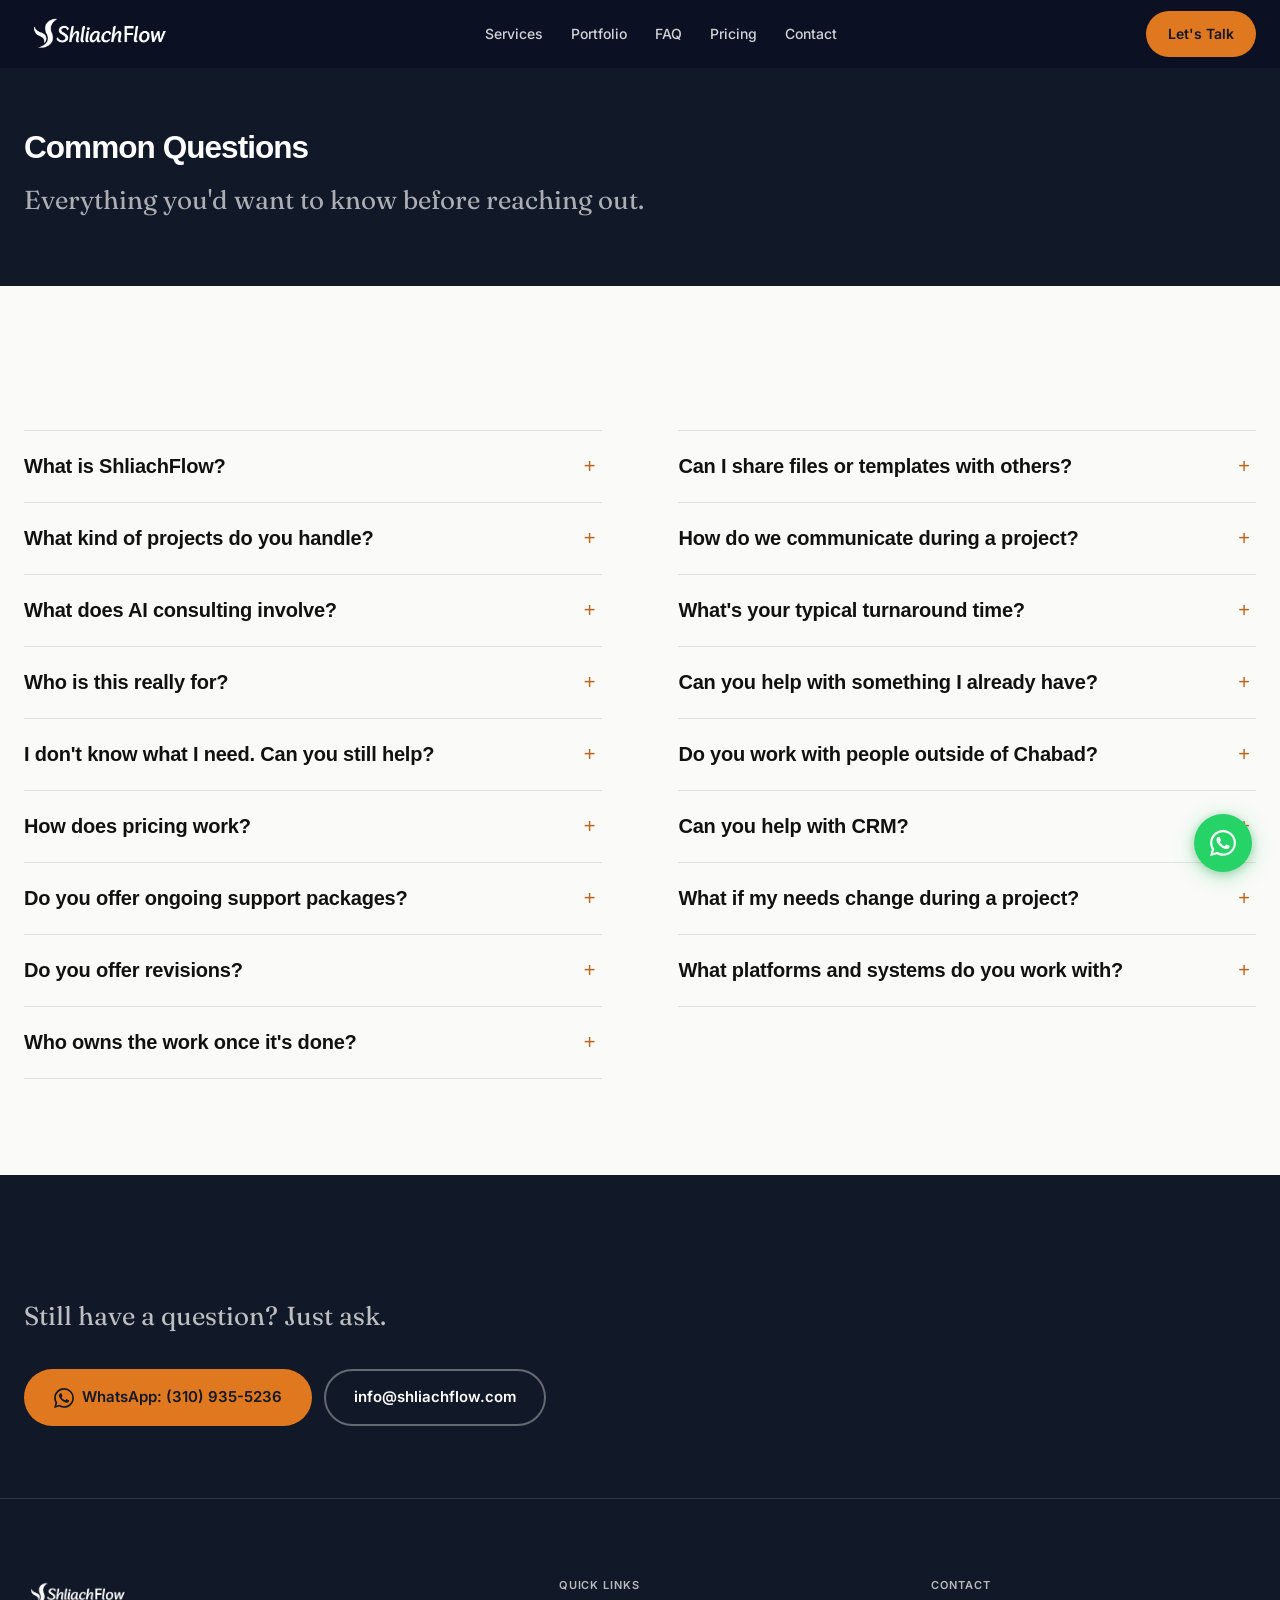
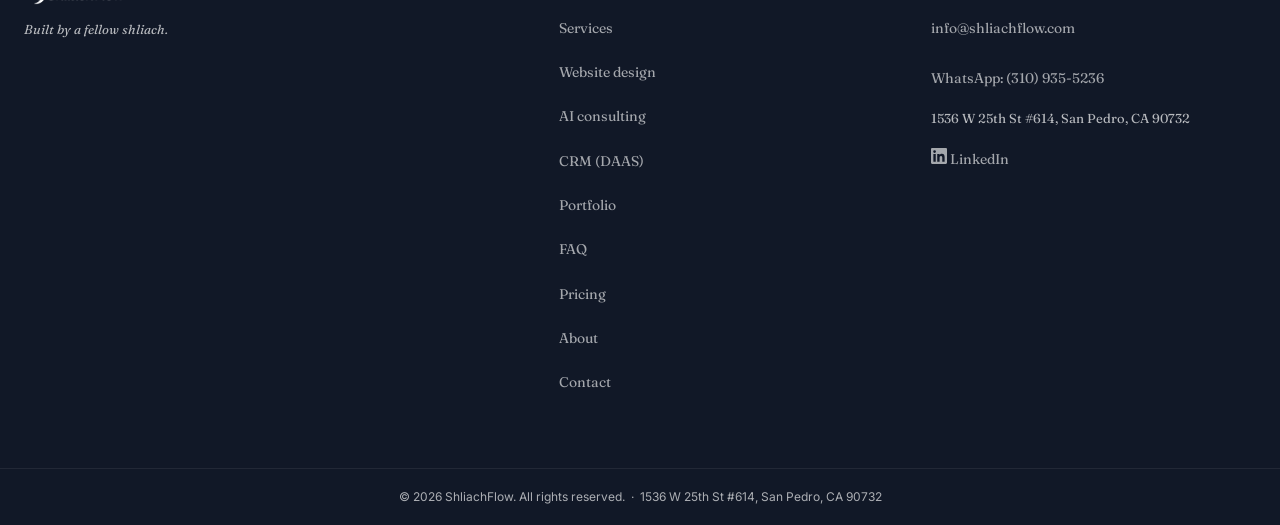
<file: faq.html>
<!DOCTYPE html>
<html lang="en">
<head>
  <meta charset="UTF-8">
  <meta name="viewport" content="width=device-width, initial-scale=1.0">
  <title>Chabad Website, AI &amp; CRM FAQ — ShliachFlow</title>
  <meta name="description" content="Answers about working with ShliachFlow: Chabad House websites, AI consulting, the DAAS CRM, platforms, pricing and process.">

  <meta property="og:title" content="Chabad Website, AI &amp; CRM FAQ — ShliachFlow">
  <meta property="og:description" content="Answers about working with ShliachFlow: Chabad House websites, AI consulting, the DAAS CRM, platforms, pricing and process.">
  <meta property="og:url" content="https://shliachflow.com/faq.html">
  <meta property="og:type" content="website">
  <meta property="og:site_name" content="ShliachFlow">
  <meta property="og:locale" content="en_US">
  <meta property="og:image:alt" content="ShliachFlow websites for Chabad Houses shown on desktop and phone">
  <meta property="og:image" content="https://shliachflow.com/assets/og-image.jpg">
  <meta property="og:image:width" content="1200">
  <meta property="og:image:height" content="630">
  <meta name="twitter:card" content="summary_large_image">
  <meta name="twitter:title" content="Chabad Website, AI &amp; CRM FAQ — ShliachFlow">
  <meta name="twitter:description" content="Answers about working with ShliachFlow: Chabad House websites, AI consulting, the DAAS CRM, platforms, pricing and process.">
  <meta name="twitter:image" content="https://shliachflow.com/assets/og-image.jpg">
  <meta name="author" content="Rabbi Yisroel Chaim Shuchat">
  <meta name="robots" content="index, follow, max-image-preview:large, max-snippet:-1">
  <meta name="theme-color" content="#111827">
  <link rel="alternate" type="text/plain" href="/llms.txt" title="LLM-readable summary">
  <link rel="canonical" href="https://shliachflow.com/faq.html">

  <link rel="preconnect" href="https://fonts.googleapis.com">
  <link rel="preconnect" href="https://fonts.gstatic.com" crossorigin>
  <link rel="icon" href="favicon.ico" sizes="any">
  <link rel="icon" type="image/png" href="assets/favicon.png">
  <link rel="apple-touch-icon" href="assets/apple-touch-icon.png">
  <link rel="stylesheet" href="https://api.fontshare.com/v2/css?f[]=cabinet-grotesk@400,500,700,800,900&display=swap">
  <link href="https://fonts.googleapis.com/css2?family=Fraunces:ital,opsz,wght@0,9..144,400;0,9..144,600;1,9..144,400&family=Inter:wght@400;500;600&display=swap" rel="stylesheet">
  <link rel="stylesheet" href="style.css">
  <script type="application/ld+json">
  {
    "@context": "https://schema.org",
    "@graph": [
      {
        "@type": "FAQPage",
        "@id": "https://shliachflow.com/faq.html#webpage",
        "url": "https://shliachflow.com/faq.html",
        "name": "Chabad Website, AI & CRM FAQ — ShliachFlow",
        "description": "Answers about working with ShliachFlow: Chabad House websites, AI consulting, the DAAS CRM, platforms, pricing and process.",
        "isPartOf": {
          "@id": "https://shliachflow.com/#website"
        },
        "about": {
          "@id": "https://shliachflow.com/#org"
        },
        "inLanguage": "en",
        "mainEntity": [
          {
            "@type": "Question",
            "name": "What is ShliachFlow?",
            "acceptedAnswer": {
              "@type": "Answer",
              "text": "A digital business for Chabad shluchim and Jewish nonprofits, focused on websites, AI consulting, and the DAAS CRM — by someone who already understands the world you're operating in."
            }
          },
          {
            "@type": "Question",
            "name": "What kind of projects do you handle?",
            "acceptedAnswer": {
              "@type": "Answer",
              "text": "Websites of every kind — new builds, refreshes, mini sites, and camp sites — plus AI and technology consulting and the DAAS CRM. If it's digital and your Chabad House needs it, reach out."
            }
          },
          {
            "@type": "Question",
            "name": "What does AI consulting involve?",
            "acceptedAnswer": {
              "@type": "Answer",
              "text": "I help you figure out where AI and the right tools can actually save you time in your Chabad House, then get them set up."
            }
          },
          {
            "@type": "Question",
            "name": "Who is this really for?",
            "acceptedAnswer": {
              "@type": "Answer",
              "text": "Shluchim and Jewish nonprofit leaders who want professional work done right — without managing it themselves or explaining the context from scratch. If you need someone doing hundreds of small repetitive tasks at the lowest possible rate, a traditional VA may be a better fit. If you want quality work from someone who already gets your world, that's what I do."
            }
          },
          {
            "@type": "Question",
            "name": "I don't know what I need. Can you still help?",
            "acceptedAnswer": {
              "@type": "Answer",
              "text": "Yes. Tell me the problem you're trying to solve and I'll figure out the rest. You don't need to know the technical details — that's my job."
            }
          },
          {
            "@type": "Question",
            "name": "How does pricing work?",
            "acceptedAnswer": {
              "@type": "Answer",
              "text": "Every project gets a flat quote upfront. I scope the work, give you a number, and that's what you pay. No hourly billing, no surprises."
            }
          },
          {
            "@type": "Question",
            "name": "Do you offer ongoing support packages?",
            "acceptedAnswer": {
              "@type": "Answer",
              "text": "I'm exploring monthly support options for clients who need regular help. It's not a formal offering yet — if you're interested, message me on WhatsApp and I'll be in touch."
            }
          },
          {
            "@type": "Question",
            "name": "Do you offer revisions?",
            "acceptedAnswer": {
              "@type": "Answer",
              "text": "Yes. Reasonable revisions are part of the process. I'd rather get it right than hand you something that doesn't work."
            }
          },
          {
            "@type": "Question",
            "name": "Who owns the work once it's done?",
            "acceptedAnswer": {
              "@type": "Answer",
              "text": "You do. Once the project is complete and paid for, everything is yours."
            }
          },
          {
            "@type": "Question",
            "name": "Can I share files or templates with others?",
            "acceptedAnswer": {
              "@type": "Answer",
              "text": "The files are yours to use. Please don't share editable source files or templates with others as a substitute for hiring someone — if they need similar work done, send them my way."
            }
          },
          {
            "@type": "Question",
            "name": "How do we communicate during a project?",
            "acceptedAnswer": {
              "@type": "Answer",
              "text": "WhatsApp, voice notes, email — whatever works for you. My approach is to start with a thorough conversation upfront: I want to fully understand the project and start with a clear picture before anything begins. The clearer you are at the start, and the more responsive you are during the process, the faster and better things go."
            }
          },
          {
            "@type": "Question",
            "name": "What's your typical turnaround time?",
            "acceptedAnswer": {
              "@type": "Answer",
              "text": "It depends on scope. Smaller projects can move quickly; larger ones take more time. I'll always give you a realistic timeline when we scope the project — I don't make promises I can't keep."
            }
          },
          {
            "@type": "Question",
            "name": "Can you help with something I already have?",
            "acceptedAnswer": {
              "@type": "Answer",
              "text": "Yes. Happy to improve, update, or fix something existing — no need to start from scratch."
            }
          },
          {
            "@type": "Question",
            "name": "Do you work with people outside of Chabad?",
            "acceptedAnswer": {
              "@type": "Answer",
              "text": "Yes. I work primarily with Chabad shluchim but I'm happy to work with any Jewish nonprofit or organization with similar needs."
            }
          },
          {
            "@type": "Question",
            "name": "Can you help with CRM?",
            "acceptedAnswer": {
              "@type": "Answer",
              "text": "Yes, it's one of my core services. I offer DAAS, a CRM built for Chabad Houses and developed by a fellow shliach, in partnership with its developer. I handle the setup, the support and the customer side. You can see more at daascrm.app."
            }
          },
          {
            "@type": "Question",
            "name": "What if my needs change during a project?",
            "acceptedAnswer": {
              "@type": "Answer",
              "text": "That happens. We'll talk through what changed, adjust the scope if needed, and handle it fairly."
            }
          },
          {
            "@type": "Question",
            "name": "What platforms and systems do you work with?",
            "acceptedAnswer": {
              "@type": "Answer",
              "text": "ChabadOne, ChabadSuite, Squarespace, GitHub-hosted sites, Google Workspace, donation platforms, email marketing tools, and more. I'm comfortable learning new platforms too. I work with whatever makes the most sense for your organization."
            }
          }
        ]
      },
      {
        "@type": "BreadcrumbList",
        "itemListElement": [
          {
            "@type": "ListItem",
            "position": 1,
            "name": "Home",
            "item": "https://shliachflow.com/"
          },
          {
            "@type": "ListItem",
            "position": 2,
            "name": "FAQ",
            "item": "https://shliachflow.com/faq.html"
          }
        ]
      }
    ]
  }
  </script>
</head>
<body>
  <a class="skip-link" href="#main">Skip to content</a>

  <!-- ═══════════════════════════════════════════════════════
       NAV
  ════════════════════════════════════════════════════════ -->
  <header id="nav" role="banner">
    <div class="nav-inner">
      <a href="index.html" aria-label="ShliachFlow home">
        <img src="assets/logo-light.png" alt="ShliachFlow" class="logo-img-light" width="480" height="133">
        <img src="assets/logo-dark.png" alt="" aria-hidden="true" class="logo-img-dark" width="480" height="133">
      </a>

      <nav class="nav-links" aria-label="Primary navigation">
        <a href="services.html">Services</a>
        <a href="portfolio.html">Portfolio</a>
        <a href="faq.html" aria-current="page">FAQ</a>
        <a href="index.html#pricing">Pricing</a>
        <a href="index.html#contact">Contact</a>
      </nav>

      <a href="https://wa.me/13109355236" class="btn btn-primary nav-cta" target="_blank" rel="noopener">Let's Talk</a>

      <button class="nav-hamburger" aria-label="Open navigation menu" aria-expanded="false" aria-controls="mobile-nav">
        <span></span>
        <span></span>
        <span></span>
      </button>
    </div>
  </header>

  <nav class="nav-mobile" id="mobile-nav" aria-label="Mobile navigation">
    <a href="services.html">Services</a>
    <a href="portfolio.html">Portfolio</a>
    <a href="faq.html" aria-current="page">FAQ</a>
    <a href="index.html#pricing">Pricing</a>
    <a href="index.html#contact">Contact</a>
    <a href="https://wa.me/13109355236" class="btn btn-primary" target="_blank" rel="noopener">Let's Talk — WhatsApp</a>
  </nav>
  <main id="main">


  <!-- ═══════════════════════════════════════════════════════
       PAGE HERO
  ════════════════════════════════════════════════════════ -->
  <section class="portfolio-page-hero" aria-labelledby="faq-page-title">
    <div class="container">
      <h1 id="faq-page-title">Common Questions</h1>
      <p>Everything you'd want to know before reaching out.</p>
    </div>
  </section>


  <!-- ═══════════════════════════════════════════════════════
       FAQ
  ════════════════════════════════════════════════════════ -->
  <section id="faq" aria-labelledby="faq-page-title">
    <div class="container">
      <div class="faq-inner">

        <div class="faq-list">

<div class="faq-col">
            <div class="faq-item">
              <h2 class="faq-q-heading"><button class="faq-question" id="faq-q1" aria-expanded="false" aria-controls="faq-a1">What is ShliachFlow?<span class="faq-toggle" aria-hidden="true">+</span></button></h2>
              <div class="faq-answer" id="faq-a1" role="region" aria-labelledby="faq-q1"><div class="faq-answer-inner"><p>A digital business for Chabad shluchim and Jewish nonprofits, focused on websites, AI consulting, and the DAAS CRM — by someone who already understands the world you're operating in.</p></div></div>
            </div>

            <div class="faq-item">
              <h2 class="faq-q-heading"><button class="faq-question" id="faq-q2" aria-expanded="false" aria-controls="faq-a2">What kind of projects do you handle?<span class="faq-toggle" aria-hidden="true">+</span></button></h2>
              <div class="faq-answer" id="faq-a2" role="region" aria-labelledby="faq-q2"><div class="faq-answer-inner"><p>Websites of every kind — new builds, refreshes, mini sites, and camp sites — plus AI and technology consulting and the DAAS CRM. If it's digital and your Chabad House needs it, reach out.</p></div></div>
            </div>

            <div class="faq-item">
              <h2 class="faq-q-heading"><button class="faq-question" id="faq-q3" aria-expanded="false" aria-controls="faq-a3">What does AI consulting involve?<span class="faq-toggle" aria-hidden="true">+</span></button></h2>
              <div class="faq-answer" id="faq-a3" role="region" aria-labelledby="faq-q3"><div class="faq-answer-inner"><p>I help you figure out where AI and the right tools can actually save you time in your Chabad House, then get them set up.</p></div></div>
            </div>

            <div class="faq-item">
              <h2 class="faq-q-heading"><button class="faq-question" id="faq-q4" aria-expanded="false" aria-controls="faq-a4">Who is this really for?<span class="faq-toggle" aria-hidden="true">+</span></button></h2>
              <div class="faq-answer" id="faq-a4" role="region" aria-labelledby="faq-q4"><div class="faq-answer-inner"><p>Shluchim and Jewish nonprofit leaders who want professional work done right — without managing it themselves or explaining the context from scratch. If you need someone doing hundreds of small repetitive tasks at the lowest possible rate, a traditional VA may be a better fit. If you want quality work from someone who already gets your world, that's what I do.</p></div></div>
            </div>

            <div class="faq-item">
              <h2 class="faq-q-heading"><button class="faq-question" id="faq-q5" aria-expanded="false" aria-controls="faq-a5">I don't know what I need. Can you still help?<span class="faq-toggle" aria-hidden="true">+</span></button></h2>
              <div class="faq-answer" id="faq-a5" role="region" aria-labelledby="faq-q5"><div class="faq-answer-inner"><p>Yes. Tell me the problem you're trying to solve and I'll figure out the rest. You don't need to know the technical details — that's my job.</p></div></div>
            </div>

            <div class="faq-item">
              <h2 class="faq-q-heading"><button class="faq-question" id="faq-q6" aria-expanded="false" aria-controls="faq-a6">How does pricing work?<span class="faq-toggle" aria-hidden="true">+</span></button></h2>
              <div class="faq-answer" id="faq-a6" role="region" aria-labelledby="faq-q6"><div class="faq-answer-inner"><p>Every project gets a flat quote upfront. I scope the work, give you a number, and that's what you pay. No hourly billing, no surprises.</p></div></div>
            </div>

            <div class="faq-item">
              <h2 class="faq-q-heading"><button class="faq-question" id="faq-q7" aria-expanded="false" aria-controls="faq-a7">Do you offer ongoing support packages?<span class="faq-toggle" aria-hidden="true">+</span></button></h2>
              <div class="faq-answer" id="faq-a7" role="region" aria-labelledby="faq-q7"><div class="faq-answer-inner"><p>I'm exploring monthly support options for clients who need regular help. It's not a formal offering yet — if you're interested, message me on WhatsApp and I'll be in touch.</p></div></div>
            </div>

            <div class="faq-item">
              <h2 class="faq-q-heading"><button class="faq-question" id="faq-q8" aria-expanded="false" aria-controls="faq-a8">Do you offer revisions?<span class="faq-toggle" aria-hidden="true">+</span></button></h2>
              <div class="faq-answer" id="faq-a8" role="region" aria-labelledby="faq-q8"><div class="faq-answer-inner"><p>Yes. Reasonable revisions are part of the process. I'd rather get it right than hand you something that doesn't work.</p></div></div>
            </div>

            <div class="faq-item">
              <h2 class="faq-q-heading"><button class="faq-question" id="faq-q9" aria-expanded="false" aria-controls="faq-a9">Who owns the work once it's done?<span class="faq-toggle" aria-hidden="true">+</span></button></h2>
              <div class="faq-answer" id="faq-a9" role="region" aria-labelledby="faq-q9"><div class="faq-answer-inner"><p>You do. Once the project is complete and paid for, everything is yours.</p></div></div>
            </div>
          </div>

          <div class="faq-col">
            <div class="faq-item">
              <h2 class="faq-q-heading"><button class="faq-question" id="faq-q10" aria-expanded="false" aria-controls="faq-a10">Can I share files or templates with others?<span class="faq-toggle" aria-hidden="true">+</span></button></h2>
              <div class="faq-answer" id="faq-a10" role="region" aria-labelledby="faq-q10"><div class="faq-answer-inner"><p>The files are yours to use. Please don't share editable source files or templates with others as a substitute for hiring someone — if they need similar work done, send them my way.</p></div></div>
            </div>

            <div class="faq-item">
              <h2 class="faq-q-heading"><button class="faq-question" id="faq-q11" aria-expanded="false" aria-controls="faq-a11">How do we communicate during a project?<span class="faq-toggle" aria-hidden="true">+</span></button></h2>
              <div class="faq-answer" id="faq-a11" role="region" aria-labelledby="faq-q11"><div class="faq-answer-inner"><p>WhatsApp, voice notes, email — whatever works for you. My approach is to start with a thorough conversation upfront: I want to fully understand the project and start with a clear picture before anything begins. The clearer you are at the start, and the more responsive you are during the process, the faster and better things go.</p></div></div>
            </div>

            <div class="faq-item">
              <h2 class="faq-q-heading"><button class="faq-question" id="faq-q12" aria-expanded="false" aria-controls="faq-a12">What's your typical turnaround time?<span class="faq-toggle" aria-hidden="true">+</span></button></h2>
              <div class="faq-answer" id="faq-a12" role="region" aria-labelledby="faq-q12"><div class="faq-answer-inner"><p>It depends on scope. Smaller projects can move quickly; larger ones take more time. I'll always give you a realistic timeline when we scope the project — I don't make promises I can't keep.</p></div></div>
            </div>

            <div class="faq-item">
              <h2 class="faq-q-heading"><button class="faq-question" id="faq-q13" aria-expanded="false" aria-controls="faq-a13">Can you help with something I already have?<span class="faq-toggle" aria-hidden="true">+</span></button></h2>
              <div class="faq-answer" id="faq-a13" role="region" aria-labelledby="faq-q13"><div class="faq-answer-inner"><p>Yes. Happy to improve, update, or fix something existing — no need to start from scratch.</p></div></div>
            </div>

            <div class="faq-item">
              <h2 class="faq-q-heading"><button class="faq-question" id="faq-q14" aria-expanded="false" aria-controls="faq-a14">Do you work with people outside of Chabad?<span class="faq-toggle" aria-hidden="true">+</span></button></h2>
              <div class="faq-answer" id="faq-a14" role="region" aria-labelledby="faq-q14"><div class="faq-answer-inner"><p>Yes. I work primarily with Chabad shluchim but I'm happy to work with any Jewish nonprofit or organization with similar needs.</p></div></div>
            </div>

            <div class="faq-item">
              <h2 class="faq-q-heading"><button class="faq-question" id="faq-q15" aria-expanded="false" aria-controls="faq-a15">Can you help with CRM?<span class="faq-toggle" aria-hidden="true">+</span></button></h2>
              <div class="faq-answer" id="faq-a15" role="region" aria-labelledby="faq-q15"><div class="faq-answer-inner"><p>Yes, it's one of my core services. I offer DAAS, a CRM built for Chabad Houses and developed by a fellow shliach, in partnership with its developer. I handle the setup, the support and the customer side. You can see more at <a href="https://daascrm.app" target="_blank" rel="noopener">daascrm.app</a>.</p></div></div>
            </div>

            <div class="faq-item">
              <h2 class="faq-q-heading"><button class="faq-question" id="faq-q16" aria-expanded="false" aria-controls="faq-a16">What if my needs change during a project?<span class="faq-toggle" aria-hidden="true">+</span></button></h2>
              <div class="faq-answer" id="faq-a16" role="region" aria-labelledby="faq-q16"><div class="faq-answer-inner"><p>That happens. We'll talk through what changed, adjust the scope if needed, and handle it fairly.</p></div></div>
            </div>

            <div class="faq-item">
              <h2 class="faq-q-heading"><button class="faq-question" id="faq-q17" aria-expanded="false" aria-controls="faq-a17">What platforms and systems do you work with?<span class="faq-toggle" aria-hidden="true">+</span></button></h2>
              <div class="faq-answer" id="faq-a17" role="region" aria-labelledby="faq-q17"><div class="faq-answer-inner"><p>ChabadOne, ChabadSuite, Squarespace, GitHub-hosted sites, Google Workspace, donation platforms, email marketing tools, and more. I'm comfortable learning new platforms too. I work with whatever makes the most sense for your organization.</p></div></div>
            </div>
          </div>

        </div>
      </div>
    </div>
  </section>


  <!-- ═══════════════════════════════════════════════════════
       CTA
  ════════════════════════════════════════════════════════ -->
  <section id="faq-cta" aria-label="Contact">
    <div class="container">
      <div class="contact-simple reveal">
        <p class="contact-lede">Still have a question? Just ask.</p>
        <div class="contact-actions">
          <a href="https://wa.me/13109355236" class="btn btn-primary contact-wa" target="_blank" rel="noopener">
            <svg width="20" height="20" viewBox="0 0 24 24" fill="currentColor" aria-hidden="true"><path d="M17.472 14.382c-.297-.149-1.758-.867-2.03-.967-.273-.099-.471-.148-.67.15-.197.297-.767.966-.94 1.164-.173.199-.347.223-.644.075-.297-.15-1.255-.463-2.39-1.475-.883-.788-1.48-1.761-1.653-2.059-.173-.297-.018-.458.13-.606.134-.133.298-.347.446-.52.149-.174.198-.298.298-.497.099-.198.05-.371-.025-.52-.075-.149-.669-1.612-.916-2.207-.242-.579-.487-.5-.669-.51-.173-.008-.371-.01-.57-.01-.198 0-.52.074-.792.372-.272.297-1.04 1.016-1.04 2.479 0 1.462 1.065 2.875 1.213 3.074.149.198 2.096 3.2 5.077 4.487.709.306 1.262.489 1.694.625.712.227 1.36.195 1.871.118.571-.085 1.758-.719 2.006-1.413.248-.694.248-1.289.173-1.413-.074-.124-.272-.198-.57-.347m-5.421 7.403h-.004a9.87 9.87 0 01-5.031-1.378l-.361-.214-3.741.982.998-3.648-.235-.374a9.86 9.86 0 01-1.51-5.26c.001-5.45 4.436-9.884 9.888-9.884 2.64 0 5.122 1.03 6.988 2.898a9.825 9.825 0 012.893 6.994c-.003 5.45-4.437 9.884-9.885 9.884m8.413-18.297A11.815 11.815 0 0012.05 0C5.495 0 .16 5.335.157 11.892c0 2.096.547 4.142 1.588 5.945L.057 24l6.305-1.654a11.882 11.882 0 005.683 1.448h.005c6.554 0 11.89-5.335 11.893-11.893a11.821 11.821 0 00-3.48-8.413Z"/></svg>
            WhatsApp: (310) 935-5236
          </a>
          <a href="mailto:info@shliachflow.com" class="btn btn-ghost">
            info@shliachflow.com
          </a>
        </div>
      </div>
    </div>
  </section>




  <!-- ═══════════════════════════════════════════════════════
       FOOTER
  ════════════════════════════════════════════════════════ -->
  </main>

  <footer id="footer">
    <div class="footer-inner">

      <div class="footer-brand">
        <a href="index.html" aria-label="ShliachFlow home">
          <img src="assets/logo-light.png" alt="ShliachFlow" class="footer-logo-img" width="480" height="133">
        </a>
        <p class="footer-tagline">Built by a fellow shliach.</p>
      </div>

      <div class="footer-col">
        <h3 class="footer-heading">Quick Links</h3>
        <ul>
          <li><a href="services.html">Services</a></li>
          <li><a href="website-design-for-chabad-houses.html">Website design</a></li>
          <li><a href="ai-consulting-for-shluchim.html">AI consulting</a></li>
          <li><a href="crm-for-chabad-houses.html">CRM (DAAS)</a></li>
          <li><a href="portfolio.html">Portfolio</a></li>
          <li><a href="faq.html">FAQ</a></li>
          <li><a href="index.html#pricing">Pricing</a></li>
          <li><a href="index.html#about">About</a></li>
          <li><a href="index.html#contact">Contact</a></li>
        </ul>
      </div>

      <div class="footer-col">
        <h3 class="footer-heading">Contact</h3>
        <div class="footer-contact-item">
          <a href="mailto:info@shliachflow.com">info@shliachflow.com</a>
        </div>
        <div class="footer-contact-item">
          <a href="https://wa.me/13109355236" target="_blank" rel="noopener">WhatsApp: (310) 935-5236</a>
        </div>
        <div class="footer-contact-item" style="font-size:13px;color:rgba(255,255,255,.7);">1536 W 25th St #614, San Pedro, CA 90732</div>
        <a href="https://www.linkedin.com/in/ycshuchat/" class="footer-linkedin" target="_blank" rel="noopener">
          <svg width="16" height="16" viewBox="0 0 24 24" fill="currentColor" aria-hidden="true"><path d="M20.447 20.452h-3.554v-5.569c0-1.328-.027-3.037-1.852-3.037-1.853 0-2.136 1.445-2.136 2.939v5.667H9.351V9h3.414v1.561h.046c.477-.9 1.637-1.85 3.37-1.85 3.601 0 4.267 2.37 4.267 5.455v6.286zM5.337 7.433a2.062 2.062 0 01-2.063-2.065 2.064 2.064 0 112.063 2.065zm1.782 13.019H3.555V9h3.564v11.452zM22.225 0H1.771C.792 0 0 .774 0 1.729v20.542C0 23.227.792 24 1.771 24h20.451C23.2 24 24 23.227 24 22.271V1.729C24 .774 23.2 0 22.222 0h.003z"/></svg>
          LinkedIn
        </a>
      </div>

    </div>
    <div class="footer-bottom">
      <p>© 2026 ShliachFlow. All rights reserved. &nbsp;·&nbsp; 1536 W 25th St #614, San Pedro, CA 90732</p>
    </div>
  </footer>

  <!-- Floating WhatsApp button -->
  <a href="https://wa.me/13109355236"
     class="whatsapp-float"
     target="_blank"
     rel="noopener"
     aria-label="Chat on WhatsApp">
    <svg width="26" height="26" viewBox="0 0 24 24" fill="white" aria-hidden="true">
      <path d="M17.472 14.382c-.297-.149-1.758-.867-2.03-.967-.273-.099-.471-.148-.67.15-.197.297-.767.966-.94 1.164-.173.199-.347.223-.644.075-.297-.15-1.255-.463-2.39-1.475-.883-.788-1.48-1.761-1.653-2.059-.173-.297-.018-.458.13-.606.134-.133.298-.347.446-.52.149-.174.198-.298.298-.497.099-.198.05-.371-.025-.52-.075-.149-.669-1.612-.916-2.207-.242-.579-.487-.5-.669-.51-.173-.008-.371-.01-.57-.01-.198 0-.52.074-.792.372-.272.297-1.04 1.016-1.04 2.479 0 1.462 1.065 2.875 1.213 3.074.149.198 2.096 3.2 5.077 4.487.709.306 1.262.489 1.694.625.712.227 1.36.195 1.871.118.571-.085 1.758-.719 2.006-1.413.248-.694.248-1.289.173-1.413-.074-.124-.272-.198-.57-.347m-5.421 7.403h-.004a9.87 9.87 0 01-5.031-1.378l-.361-.214-3.741.982.998-3.648-.235-.374a9.86 9.86 0 01-1.51-5.26c.001-5.45 4.436-9.884 9.888-9.884 2.64 0 5.122 1.03 6.988 2.898a9.825 9.825 0 012.893 6.994c-.003 5.45-4.437 9.884-9.885 9.884m8.413-18.297A11.815 11.815 0 0012.05 0C5.495 0 .16 5.335.157 11.892c0 2.096.547 4.142 1.588 5.945L.057 24l6.305-1.654a11.882 11.882 0 005.683 1.448h.005c6.554 0 11.89-5.335 11.893-11.893a11.821 11.821 0 00-3.48-8.413Z"/>
    </svg>
  </a>

  <script src="script.js"></script>
</body>
</html>
</file>
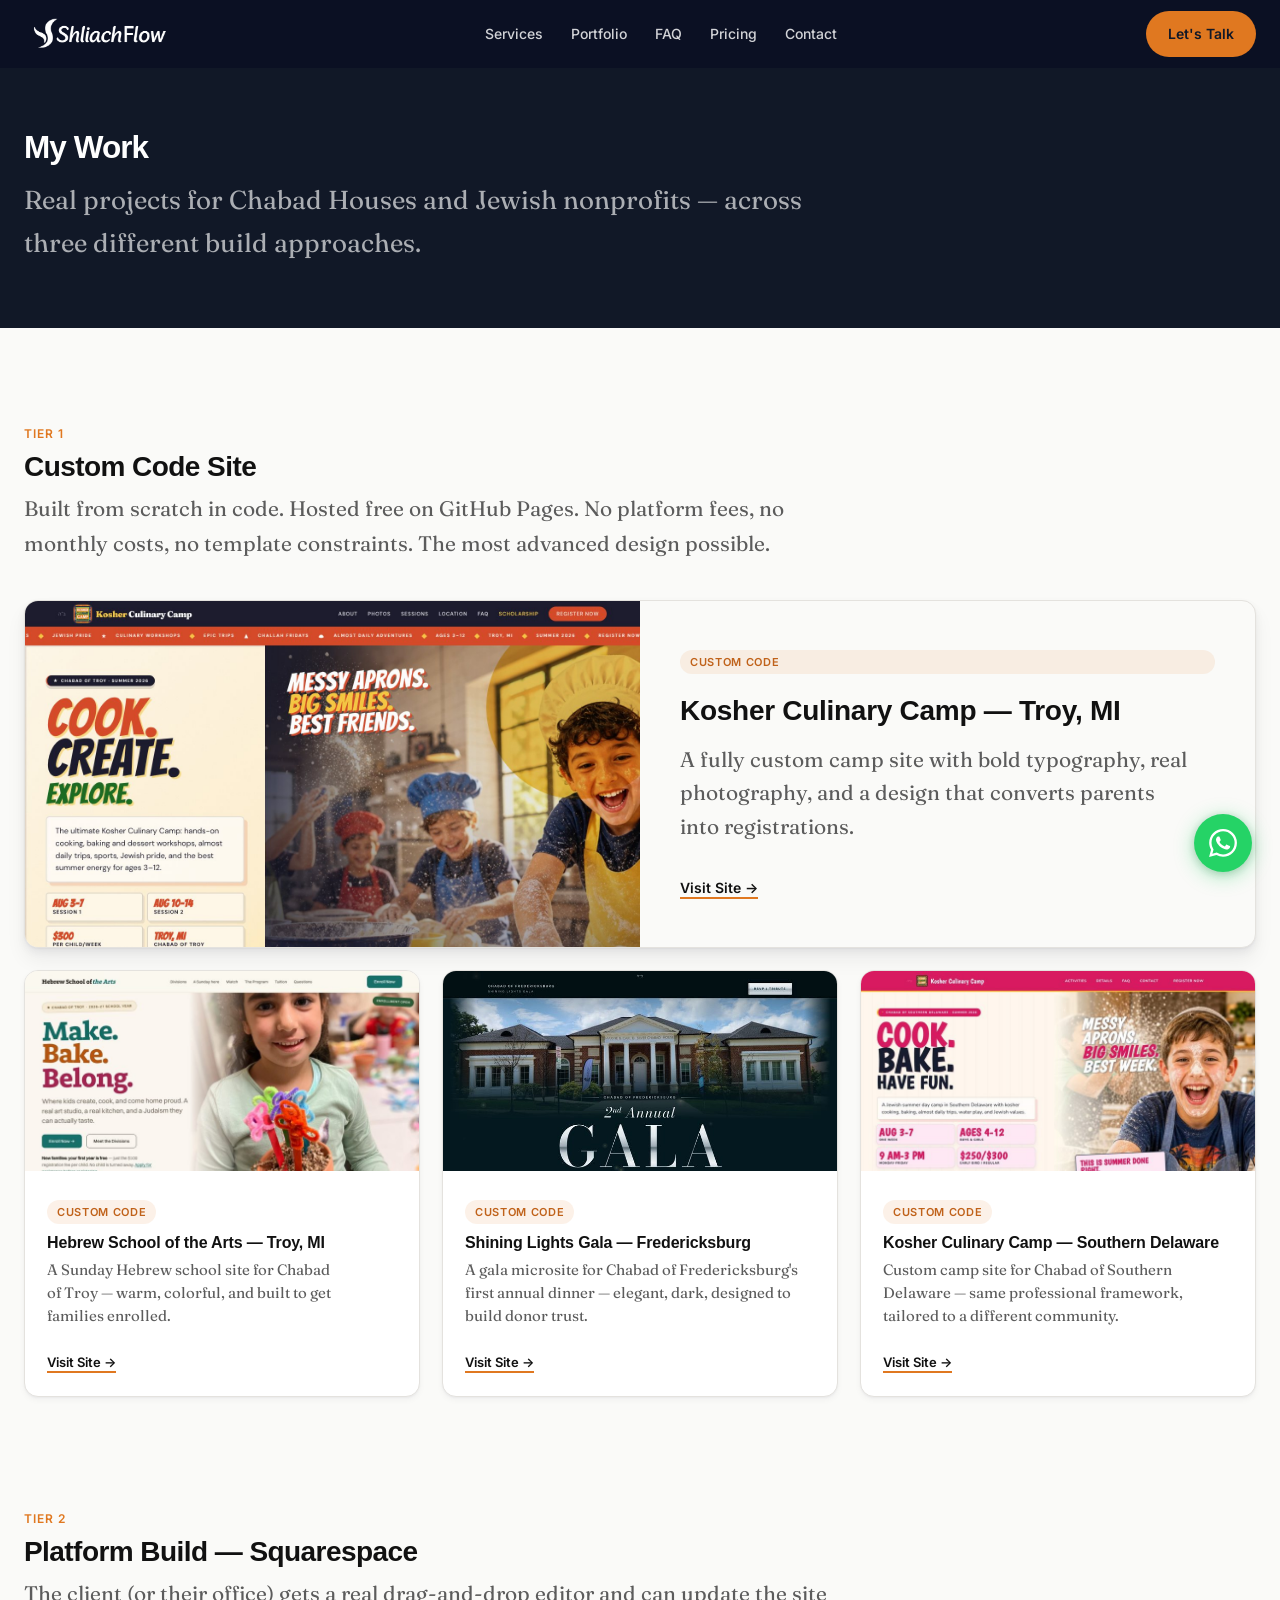
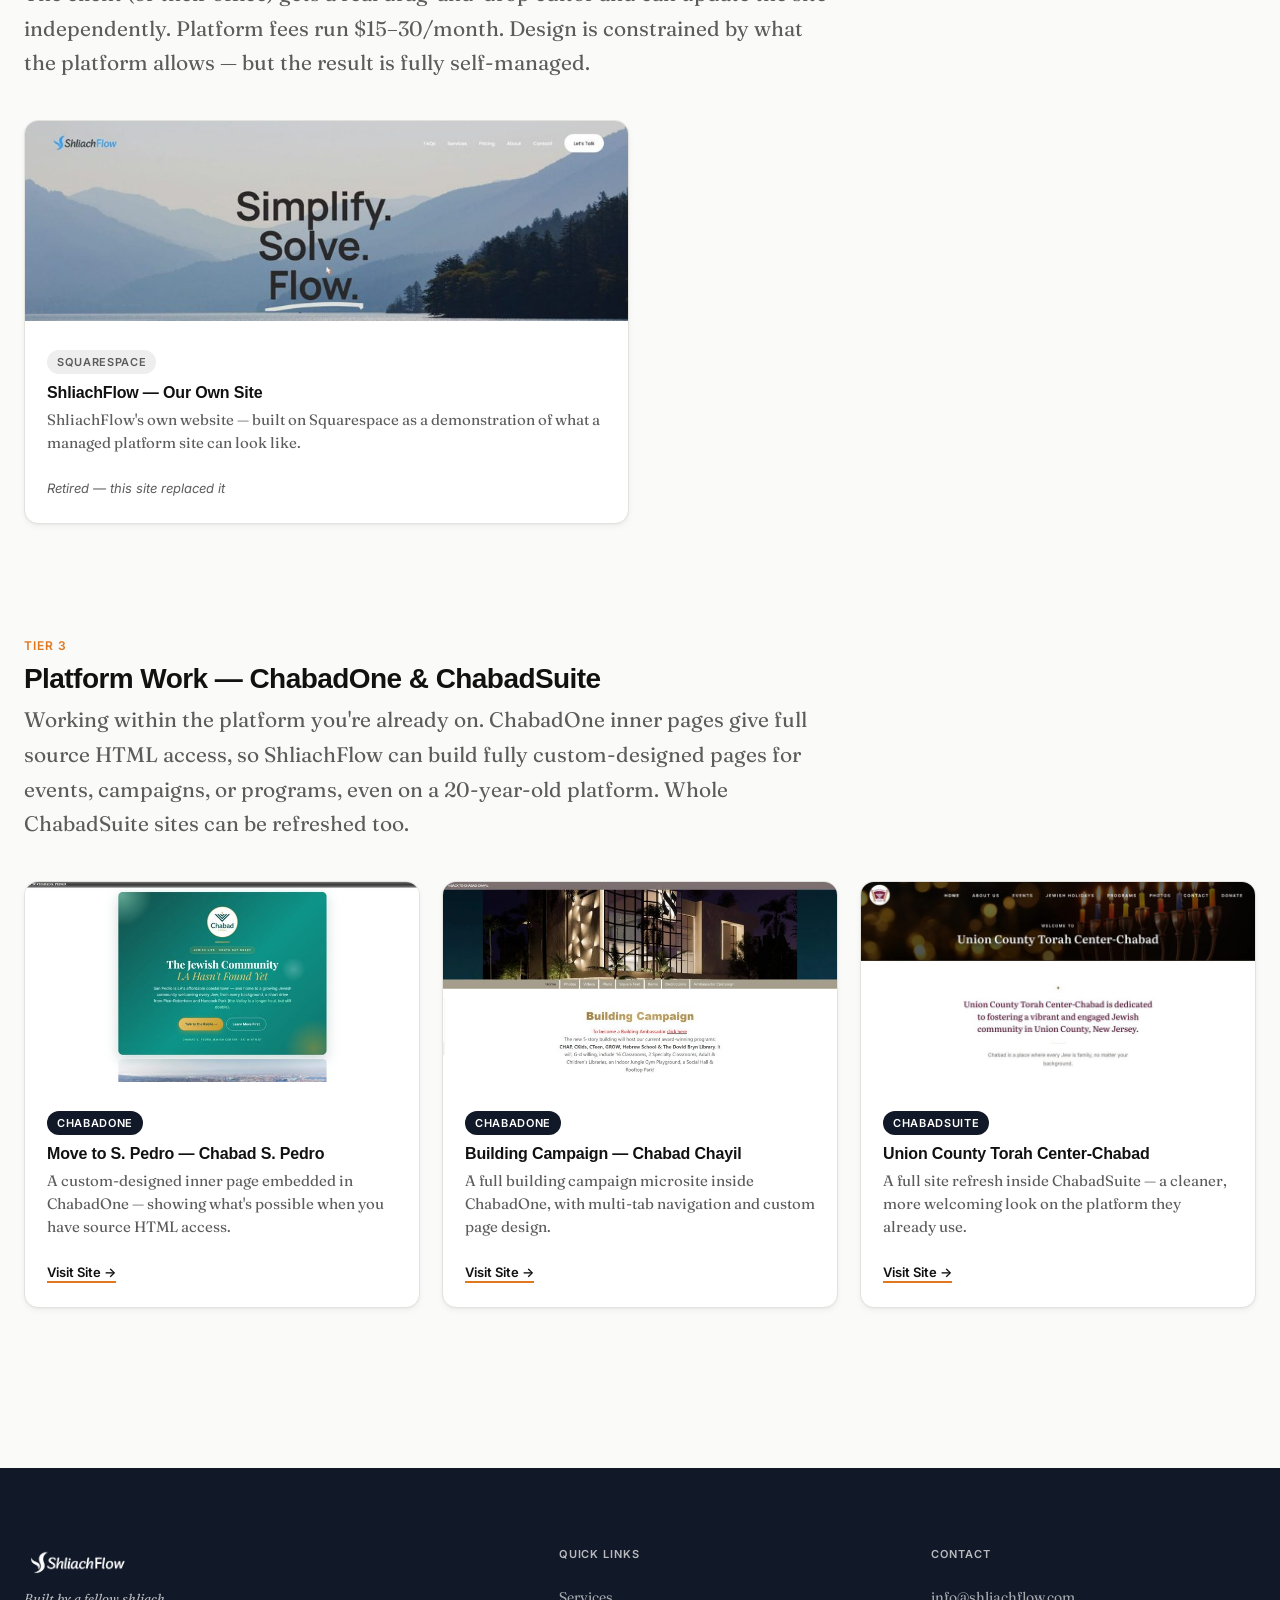
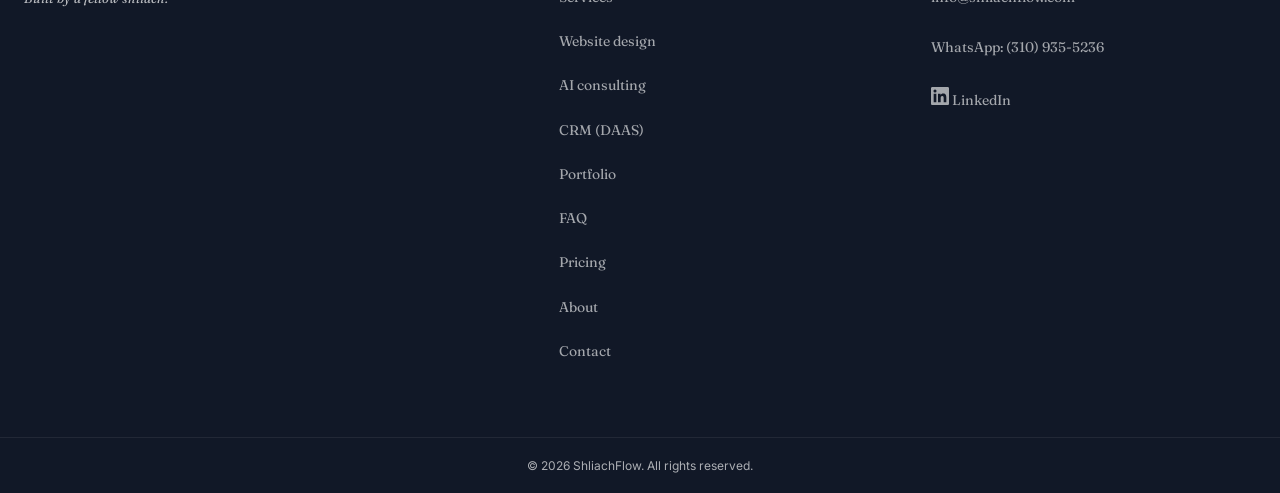
<file: portfolio.html>
<!DOCTYPE html>
<html lang="en">
<head>
  <meta charset="UTF-8">
  <meta name="viewport" content="width=device-width, initial-scale=1.0">
  <title>Chabad Website Portfolio: Camp, Gala &amp; ChabadOne Sites — ShliachFlow</title>
  <meta name="description" content="Real websites built for Chabad Houses: custom-coded camp and gala sites, a Hebrew school site, and ChabadOne and ChabadSuite platform work.">

  <meta property="og:title" content="Chabad Website Portfolio: Camp, Gala &amp; ChabadOne Sites — ShliachFlow">
  <meta property="og:description" content="Real websites built for Chabad Houses: custom-coded camp and gala sites, a Hebrew school site, and ChabadOne and ChabadSuite platform work.">
  <meta property="og:url" content="https://shliachflow.com/portfolio.html">
  <meta property="og:type" content="website">
  <meta property="og:site_name" content="ShliachFlow">
  <meta property="og:locale" content="en_US">
  <meta property="og:image:alt" content="ShliachFlow websites for Chabad Houses shown on desktop and phone">
  <meta property="og:image" content="https://shliachflow.com/assets/og-image.jpg">
  <meta property="og:image:width" content="1200">
  <meta property="og:image:height" content="630">
  <meta name="twitter:card" content="summary_large_image">
  <meta name="twitter:title" content="Chabad Website Portfolio: Camp, Gala &amp; ChabadOne Sites — ShliachFlow">
  <meta name="twitter:description" content="Real websites built for Chabad Houses: custom-coded camp and gala sites, a Hebrew school site, and ChabadOne and ChabadSuite platform work.">
  <meta name="twitter:image" content="https://shliachflow.com/assets/og-image.jpg">
  <meta name="author" content="Rabbi Yisroel Chaim Shuchat">
  <meta name="robots" content="index, follow, max-image-preview:large, max-snippet:-1">
  <meta name="theme-color" content="#111827">
  <link rel="alternate" type="text/plain" href="/llms.txt" title="LLM-readable summary">
  <link rel="canonical" href="https://shliachflow.com/portfolio.html">

  <link rel="preconnect" href="https://fonts.googleapis.com">
  <link rel="preconnect" href="https://fonts.gstatic.com" crossorigin>
  <link rel="icon" href="favicon.ico" sizes="any">
  <link rel="icon" type="image/png" href="assets/favicon.png">
  <link rel="apple-touch-icon" href="assets/apple-touch-icon.png">
  <link rel="stylesheet" href="https://api.fontshare.com/v2/css?f[]=cabinet-grotesk@400,500,700,800,900&display=swap">
  <link href="https://fonts.googleapis.com/css2?family=Fraunces:ital,opsz,wght@0,9..144,400;0,9..144,600;1,9..144,400&family=Inter:wght@400;500;600&display=swap" rel="stylesheet">
  <link rel="stylesheet" href="style.css">
  <script type="application/ld+json">
  {
    "@context": "https://schema.org",
    "@graph": [
      {
        "@type": "CollectionPage",
        "@id": "https://shliachflow.com/portfolio.html#webpage",
        "url": "https://shliachflow.com/portfolio.html",
        "name": "Chabad Website Portfolio: Camp, Gala & ChabadOne Sites — ShliachFlow",
        "description": "Real websites built for Chabad Houses: custom-coded camp and gala sites, a Hebrew school site, and ChabadOne and ChabadSuite platform work.",
        "isPartOf": {
          "@id": "https://shliachflow.com/#website"
        },
        "about": {
          "@id": "https://shliachflow.com/#org"
        },
        "inLanguage": "en"
      },
      {
        "@type": "BreadcrumbList",
        "itemListElement": [
          {
            "@type": "ListItem",
            "position": 1,
            "name": "Home",
            "item": "https://shliachflow.com/"
          },
          {
            "@type": "ListItem",
            "position": 2,
            "name": "Portfolio",
            "item": "https://shliachflow.com/portfolio.html"
          }
        ]
      },
      {
        "@type": "ItemList",
        "name": "Websites built by ShliachFlow",
        "itemListElement": [
          {
            "@type": "ListItem",
            "position": 1,
            "item": {
              "@type": "WebSite",
              "name": "Kosher Culinary Camp — Troy, MI",
              "url": "https://camp.jewishtroy.com/",
              "creator": {
                "@id": "https://shliachflow.com/#org"
              }
            }
          },
          {
            "@type": "ListItem",
            "position": 2,
            "item": {
              "@type": "WebSite",
              "name": "Hebrew School of the Arts — Troy, MI",
              "url": "https://hsa.jewishtroy.com/",
              "creator": {
                "@id": "https://shliachflow.com/#org"
              }
            }
          },
          {
            "@type": "ListItem",
            "position": 3,
            "item": {
              "@type": "WebSite",
              "name": "Shining Lights Gala — Fredericksburg",
              "url": "https://dinner.jewishfredericksburg.org/",
              "creator": {
                "@id": "https://shliachflow.com/#org"
              }
            }
          },
          {
            "@type": "ListItem",
            "position": 4,
            "item": {
              "@type": "WebSite",
              "name": "Kosher Culinary Camp — Southern Delaware",
              "url": "https://shliachflow.github.io/chabad-southern-delaware-camp/",
              "creator": {
                "@id": "https://shliachflow.com/#org"
              }
            }
          },
          {
            "@type": "ListItem",
            "position": 5,
            "item": {
              "@type": "WebSite",
              "name": "Move to S. Pedro — Chabad S. Pedro",
              "url": "https://jewishpedro.org/move",
              "creator": {
                "@id": "https://shliachflow.com/#org"
              }
            }
          },
          {
            "@type": "ListItem",
            "position": 6,
            "item": {
              "@type": "WebSite",
              "name": "Union County Torah Center-Chabad",
              "url": "https://unioncounty.chabadsuite.net/",
              "creator": {
                "@id": "https://shliachflow.com/#org"
              }
            }
          }
        ]
      }
    ]
  }
  </script>
</head>
<body>
  <a class="skip-link" href="#main">Skip to content</a>

  <!-- ═══════════════════════════════════════════════════════
       NAV
  ════════════════════════════════════════════════════════ -->
  <header id="nav" role="banner">
    <div class="nav-inner">
      <a href="index.html" aria-label="ShliachFlow home">
        <img src="assets/logo-light.png" alt="ShliachFlow" class="logo-img-light" width="480" height="133">
        <img src="assets/logo-dark.png" alt="" aria-hidden="true" class="logo-img-dark" width="480" height="133">
      </a>

      <nav class="nav-links" aria-label="Primary navigation">
        <a href="services.html">Services</a>
        <a href="portfolio.html" aria-current="page">Portfolio</a>
        <a href="faq.html">FAQ</a>
        <a href="index.html#pricing">Pricing</a>
        <a href="index.html#contact">Contact</a>
      </nav>

      <a href="https://wa.me/13109355236" class="btn btn-primary nav-cta" target="_blank" rel="noopener">Let's Talk</a>

      <button class="nav-hamburger" aria-label="Open navigation menu" aria-expanded="false" aria-controls="mobile-nav">
        <span></span>
        <span></span>
        <span></span>
      </button>
    </div>
  </header>

  <nav class="nav-mobile" id="mobile-nav" aria-label="Mobile navigation">
    <a href="services.html">Services</a>
    <a href="portfolio.html" aria-current="page">Portfolio</a>
    <a href="faq.html">FAQ</a>
    <a href="index.html#pricing">Pricing</a>
    <a href="index.html#contact">Contact</a>
    <a href="https://wa.me/13109355236" class="btn btn-primary" target="_blank" rel="noopener">Let's Talk — WhatsApp</a>
  </nav>
  <main id="main">


  <!-- ═══════════════════════════════════════════════════════
       PAGE HERO
  ════════════════════════════════════════════════════════ -->
  <section class="portfolio-page-hero" aria-labelledby="portfolio-page-title">
    <div class="container">
      <h1 id="portfolio-page-title">My Work</h1>
      <p>Real projects for Chabad Houses and Jewish nonprofits — across three different build approaches.</p>
    </div>
  </section>


  <!-- ═══════════════════════════════════════════════════════
       PORTFOLIO GRID
  ════════════════════════════════════════════════════════ -->
  <section class="portfolio-page-grid" aria-label="Portfolio projects">
    <div class="container">

      <!-- ── Tier 1: Custom Code ───────────────────────────── -->
      <div class="portfolio-tier reveal">
        <span class="portfolio-tier-label">Tier 1</span>
        <h2 class="portfolio-tier-heading">Custom Code Site</h2>
        <p class="portfolio-tier-desc">Built from scratch in code. Hosted free on GitHub Pages. No platform fees, no monthly costs, no template constraints. The most advanced design possible.</p>

        <!-- Troy — featured card (full-width horizontal) -->
        <article class="portfolio-card-featured reveal">
          <div class="portfolio-thumb">
            <img width="1600" height="800" loading="lazy" src="assets/portfolio/camp-troy.jpg" alt="Kosher Culinary Camp Troy homepage: bold orange and dark split layout with "Cook. Create. Explore." headline">
          </div>
          <div class="portfolio-info">
            <span class="platform-badge platform-badge--code">Custom Code</span>
            <h3>Kosher Culinary Camp — Troy, MI</h3>
            <p>A fully custom camp site with bold typography, real photography, and a design that converts parents into registrations.</p>
            <a href="https://camp.jewishtroy.com/" class="card-link" target="_blank" rel="noopener">Visit Site →<span class="sr-only"> (opens in new tab)</span></a>
          </div>
        </article>

        <!-- Fredericksburg + Southern Delaware — 2-col grid -->
        <div class="portfolio-full-grid portfolio-full-grid--3">

          <article class="portfolio-card reveal">
            <div class="portfolio-thumb">
              <img width="800" height="450" src="assets/portfolio/hebrew-school-troy-800.jpg" srcset="assets/portfolio/hebrew-school-troy-800.jpg 800w, assets/portfolio/hebrew-school-troy.jpg 1400w" sizes="(max-width: 900px) 92vw, 440px" loading="lazy" alt="Hebrew School of the Arts homepage: &quot;Make. Bake. Belong.&quot; headline beside a smiling child holding a pipe-cleaner flower craft">
            </div>
            <div class="portfolio-info">
              <span class="platform-badge platform-badge--code">Custom Code</span>
              <h3>Hebrew School of the Arts — Troy, MI</h3>
              <p>A Sunday Hebrew school site for Chabad of Troy — warm, colorful, and built to get families enrolled.</p>
              <a href="https://hsa.jewishtroy.com/" target="_blank" rel="noopener">Visit Site →<span class="sr-only"> (opens in new tab)</span></a>
            </div>
          </article>

          <article class="portfolio-card reveal">
            <div class="portfolio-thumb">
              <img width="800" height="389" src="assets/portfolio/gala-fredericksburg-800.jpg" srcset="assets/portfolio/gala-fredericksburg-800.jpg 800w, assets/portfolio/gala-fredericksburg.jpg 1600w" sizes="(max-width: 900px) 92vw, 440px" loading="lazy" alt="Shining Lights Gala homepage: dark luxury design with gold type">
            </div>
            <div class="portfolio-info">
              <span class="platform-badge platform-badge--code">Custom Code</span>
              <h3>Shining Lights Gala — Fredericksburg</h3>
              <p>A gala microsite for Chabad of Fredericksburg's first annual dinner — elegant, dark, designed to build donor trust.</p>
              <a href="https://dinner.jewishfredericksburg.org/" target="_blank" rel="noopener">Visit Site →<span class="sr-only"> (opens in new tab)</span></a>
            </div>
          </article>

          <article class="portfolio-card reveal">
            <div class="portfolio-thumb">
              <img width="800" height="450" src="assets/portfolio/camp-southern-delaware-800.jpg" srcset="assets/portfolio/camp-southern-delaware-800.jpg 800w, assets/portfolio/camp-southern-delaware.jpg 1440w" sizes="(max-width: 900px) 92vw, 440px" loading="lazy" alt="Kosher Culinary Camp Southern Delaware homepage using the same camp framework">
            </div>
            <div class="portfolio-info">
              <span class="platform-badge platform-badge--code">Custom Code</span>
              <h3>Kosher Culinary Camp — Southern Delaware</h3>
              <p>Custom camp site for Chabad of Southern Delaware — same professional framework, tailored to a different community.</p>
              <a href="https://shliachflow.github.io/chabad-southern-delaware-camp/" target="_blank" rel="noopener">Visit Site →<span class="sr-only"> (opens in new tab)</span></a>
            </div>
          </article>

        </div>
      </div>


      <!-- ── Tier 2: Platform Build ─────────────────────────── -->
      <div class="portfolio-tier reveal">
        <span class="portfolio-tier-label">Tier 2</span>
        <h2 class="portfolio-tier-heading">Platform Build — Squarespace</h2>
        <p class="portfolio-tier-desc">The client (or their office) gets a real drag-and-drop editor and can update the site independently. Platform fees run $15–30/month. Design is constrained by what the platform allows — but the result is fully self-managed.</p>

        <div class="portfolio-full-grid">

          <article class="portfolio-card reveal">
            <div class="portfolio-thumb">
              <img width="800" height="387" src="assets/portfolio/squarespace-shliachflow-800.jpg" srcset="assets/portfolio/squarespace-shliachflow-800.jpg 800w, assets/portfolio/squarespace-shliachflow.jpg 1600w" sizes="(max-width: 900px) 92vw, 440px" loading="lazy" alt="ShliachFlow's own Squarespace site with a full-bleed mountain lake hero">
            </div>
            <div class="portfolio-info">
              <span class="platform-badge platform-badge--squarespace">Squarespace</span>
              <h3>ShliachFlow — Our Own Site</h3>
              <p>ShliachFlow's own website — built on Squarespace as a demonstration of what a managed platform site can look like.</p>
              <span class="no-link">Retired — this site replaced it</span>
            </div>
          </article>

        </div>
      </div>


      <!-- ── Tier 3: ChabadOne Work ────────────────────────── -->
      <div class="portfolio-tier reveal">
        <span class="portfolio-tier-label">Tier 3</span>
        <h2 class="portfolio-tier-heading">Platform Work — ChabadOne &amp; ChabadSuite</h2>
        <p class="portfolio-tier-desc">Working within the platform you're already on. ChabadOne inner pages give full source HTML access, so ShliachFlow can build fully custom-designed pages for events, campaigns, or programs, even on a 20-year-old platform. Whole ChabadSuite sites can be refreshed too.</p>

        <div class="portfolio-full-grid portfolio-full-grid--3">

          <article class="portfolio-card reveal">
            <div class="portfolio-thumb">
              <img width="800" height="387" src="assets/portfolio/chabadone-pedro-move-800.jpg" srcset="assets/portfolio/chabadone-pedro-move-800.jpg 800w, assets/portfolio/chabadone-pedro-move.jpg 1600w" sizes="(max-width: 900px) 92vw, 440px" loading="lazy" alt="Move to San Pedro page: teal gradient card with gold badge, built inside ChabadOne">
            </div>
            <div class="portfolio-info">
              <span class="platform-badge platform-badge--chabadone">ChabadOne</span>
              <h3>Move to S. Pedro — Chabad S. Pedro</h3>
              <p>A custom-designed inner page embedded in ChabadOne — showing what's possible when you have source HTML access.</p>
              <a href="https://jewishpedro.org/move" target="_blank" rel="noopener">Visit Site →<span class="sr-only"> (opens in new tab)</span></a>
            </div>
          </article>

          <article class="portfolio-card reveal">
            <div class="portfolio-thumb">
              <img width="800" height="386" src="assets/portfolio/chabadone-chayil-campaign-800.jpg" srcset="assets/portfolio/chabadone-chayil-campaign-800.jpg 800w, assets/portfolio/chabadone-chayil-campaign.jpg 1600w" sizes="(max-width: 900px) 92vw, 440px" loading="lazy" alt="Chabad Chayil Building Campaign page with tabbed sub-navigation">
            </div>
            <div class="portfolio-info">
              <span class="platform-badge platform-badge--chabadone">ChabadOne</span>
              <h3>Building Campaign — Chabad Chayil</h3>
              <p>A full building campaign microsite inside ChabadOne, with multi-tab navigation and custom page design.</p>
              <a href="https://www.chabadchayil.org/templates/section_cdo/aid/7011523/jewish/Building-Campaign.htm" target="_blank" rel="noopener">Visit Site →<span class="sr-only"> (opens in new tab)</span></a>
            </div>
          </article>

          <article class="portfolio-card reveal">
            <div class="portfolio-thumb">
              <img width="800" height="450" src="assets/portfolio/chabadsuite-union-county-800.jpg" srcset="assets/portfolio/chabadsuite-union-county-800.jpg 800w, assets/portfolio/chabadsuite-union-county.jpg 1400w" sizes="(max-width: 900px) 92vw, 440px" loading="lazy" alt="Union County Torah Center-Chabad homepage with a candlelit menorah banner and maroon accents">
            </div>
            <div class="portfolio-info">
              <span class="platform-badge platform-badge--chabadsuite">ChabadSuite</span>
              <h3>Union County Torah Center-Chabad</h3>
              <p>A full site refresh inside ChabadSuite — a cleaner, more welcoming look on the platform they already use.</p>
              <a href="https://unioncounty.chabadsuite.net/" target="_blank" rel="noopener">Visit Site →<span class="sr-only"> (opens in new tab)</span></a>
            </div>
          </article>

        </div>
      </div>

    </div><!-- /container -->
  </section>




  <!-- ═══════════════════════════════════════════════════════
       FOOTER
  ════════════════════════════════════════════════════════ -->
  </main>

  <footer id="footer">
    <div class="footer-inner">

      <div class="footer-brand">
        <a href="index.html" aria-label="ShliachFlow home">
          <img src="assets/logo-light.png" alt="ShliachFlow" class="footer-logo-img" width="480" height="133">
        </a>
        <p class="footer-tagline">Built by a fellow shliach.</p>
      </div>

      <div class="footer-col">
        <h3 class="footer-heading">Quick Links</h3>
        <ul>
          <li><a href="services.html">Services</a></li>
          <li><a href="website-design-for-chabad-houses.html">Website design</a></li>
          <li><a href="ai-consulting-for-shluchim.html">AI consulting</a></li>
          <li><a href="crm-for-chabad-houses.html">CRM (DAAS)</a></li>
          <li><a href="portfolio.html">Portfolio</a></li>
          <li><a href="faq.html">FAQ</a></li>
          <li><a href="index.html#pricing">Pricing</a></li>
          <li><a href="index.html#about">About</a></li>
          <li><a href="index.html#contact">Contact</a></li>
        </ul>
      </div>

      <div class="footer-col">
        <h3 class="footer-heading">Contact</h3>
        <div class="footer-contact-item">
          <a href="mailto:info@shliachflow.com">info@shliachflow.com</a>
        </div>
        <div class="footer-contact-item">
          <a href="https://wa.me/13109355236" target="_blank" rel="noopener">WhatsApp: (310) 935-5236</a>
        </div>
        <a href="https://www.linkedin.com/in/ycshuchat/" class="footer-linkedin" target="_blank" rel="noopener">
          <svg width="18" height="18" viewBox="0 0 24 24" fill="currentColor" aria-hidden="true">
            <path d="M20.447 20.452h-3.554v-5.569c0-1.328-.027-3.037-1.852-3.037-1.853 0-2.136 1.445-2.136 2.939v5.667H9.351V9h3.414v1.561h.046c.477-.9 1.637-1.85 3.37-1.85 3.601 0 4.267 2.37 4.267 5.455v6.286zM5.337 7.433a2.062 2.062 0 01-2.063-2.065 2.064 2.064 0 112.063 2.065zm1.782 13.019H3.555V9h3.564v11.452zM22.225 0H1.771C.792 0 0 .774 0 1.729v20.542C0 23.227.792 24 1.771 24h20.451C23.2 24 24 23.227 24 22.271V1.729C24 .774 23.2 0 22.222 0h.003z"/>
          </svg>
          LinkedIn
        </a>
      </div>

    </div>

    <div class="footer-bottom">
      <p>© 2026 ShliachFlow. All rights reserved.</p>
    </div>
  </footer>


  <!-- ═══════════════════════════════════════════════════════
       FLOATING WHATSAPP
  ════════════════════════════════════════════════════════ -->
  <a href="https://wa.me/13109355236" class="whatsapp-float" target="_blank" rel="noopener" aria-label="Chat on WhatsApp">
    <svg width="28" height="28" viewBox="0 0 24 24" fill="white" aria-hidden="true">
      <path d="M17.472 14.382c-.297-.149-1.758-.867-2.03-.967-.273-.099-.471-.148-.67.15-.197.297-.767.966-.94 1.164-.173.199-.347.223-.644.075-.297-.15-1.255-.463-2.39-1.475-.883-.788-1.48-1.761-1.653-2.059-.173-.297-.018-.458.13-.606.134-.133.298-.347.446-.52.149-.174.198-.298.298-.497.099-.198.05-.371-.025-.52-.075-.149-.669-1.612-.916-2.207-.242-.579-.487-.5-.669-.51-.173-.008-.371-.01-.57-.01-.198 0-.52.074-.792.372-.272.297-1.04 1.016-1.04 2.479 0 1.462 1.065 2.875 1.213 3.074.149.198 2.096 3.2 5.077 4.487.709.306 1.262.489 1.694.625.712.227 1.36.195 1.871.118.571-.085 1.758-.719 2.006-1.413.248-.694.248-1.289.173-1.413-.074-.124-.272-.198-.57-.347m-5.421 7.403h-.004a9.87 9.87 0 01-5.031-1.378l-.361-.214-3.741.982.998-3.648-.235-.374a9.86 9.86 0 01-1.51-5.26c.001-5.45 4.436-9.884 9.888-9.884 2.64 0 5.122 1.03 6.988 2.898a9.825 9.825 0 012.893 6.994c-.003 5.45-4.437 9.884-9.885 9.884m8.413-18.297A11.815 11.815 0 0012.05 0C5.495 0 .16 5.335.157 11.892c0 2.096.547 4.142 1.588 5.945L.057 24l6.305-1.654a11.882 11.882 0 005.683 1.448h.005c6.554 0 11.89-5.335 11.893-11.893a11.821 11.821 0 00-3.48-8.413z"/>
    </svg>
  </a>

  <script src="script.js"></script>
</body>
</html>
</file>
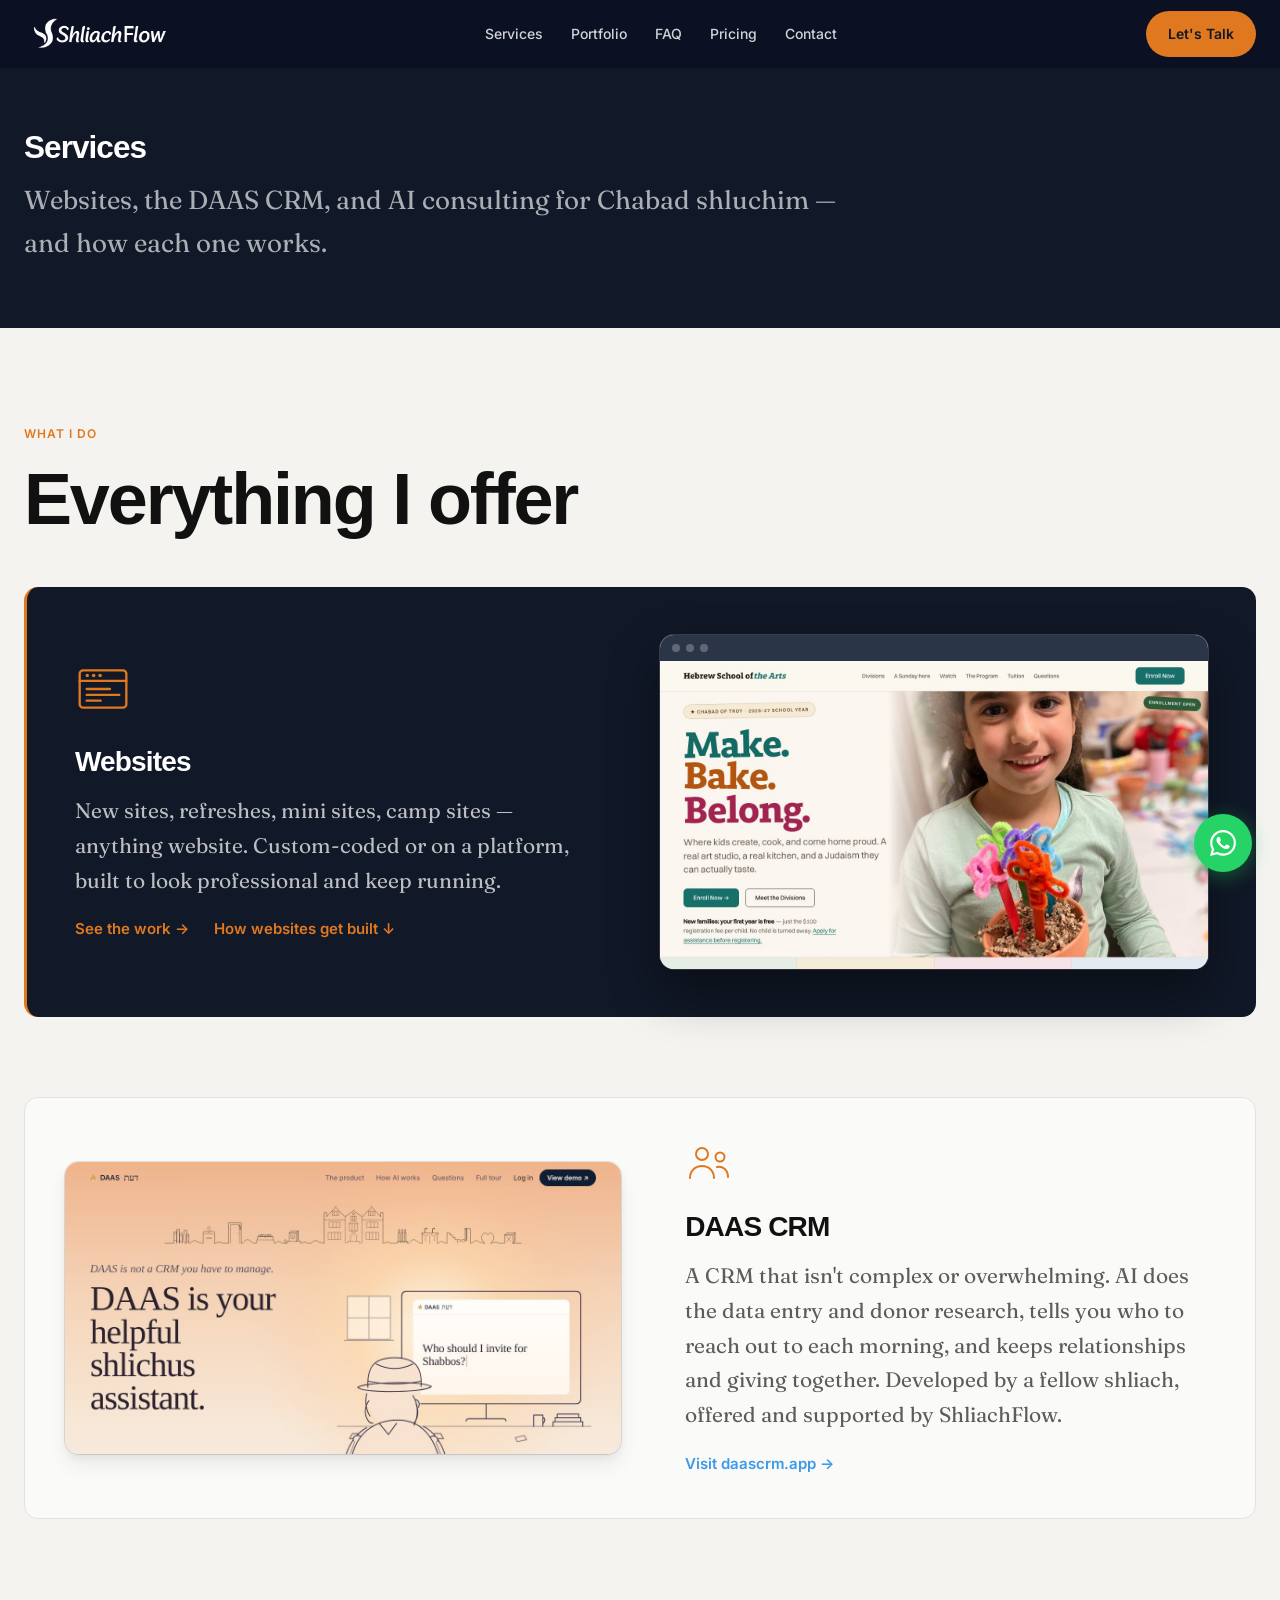
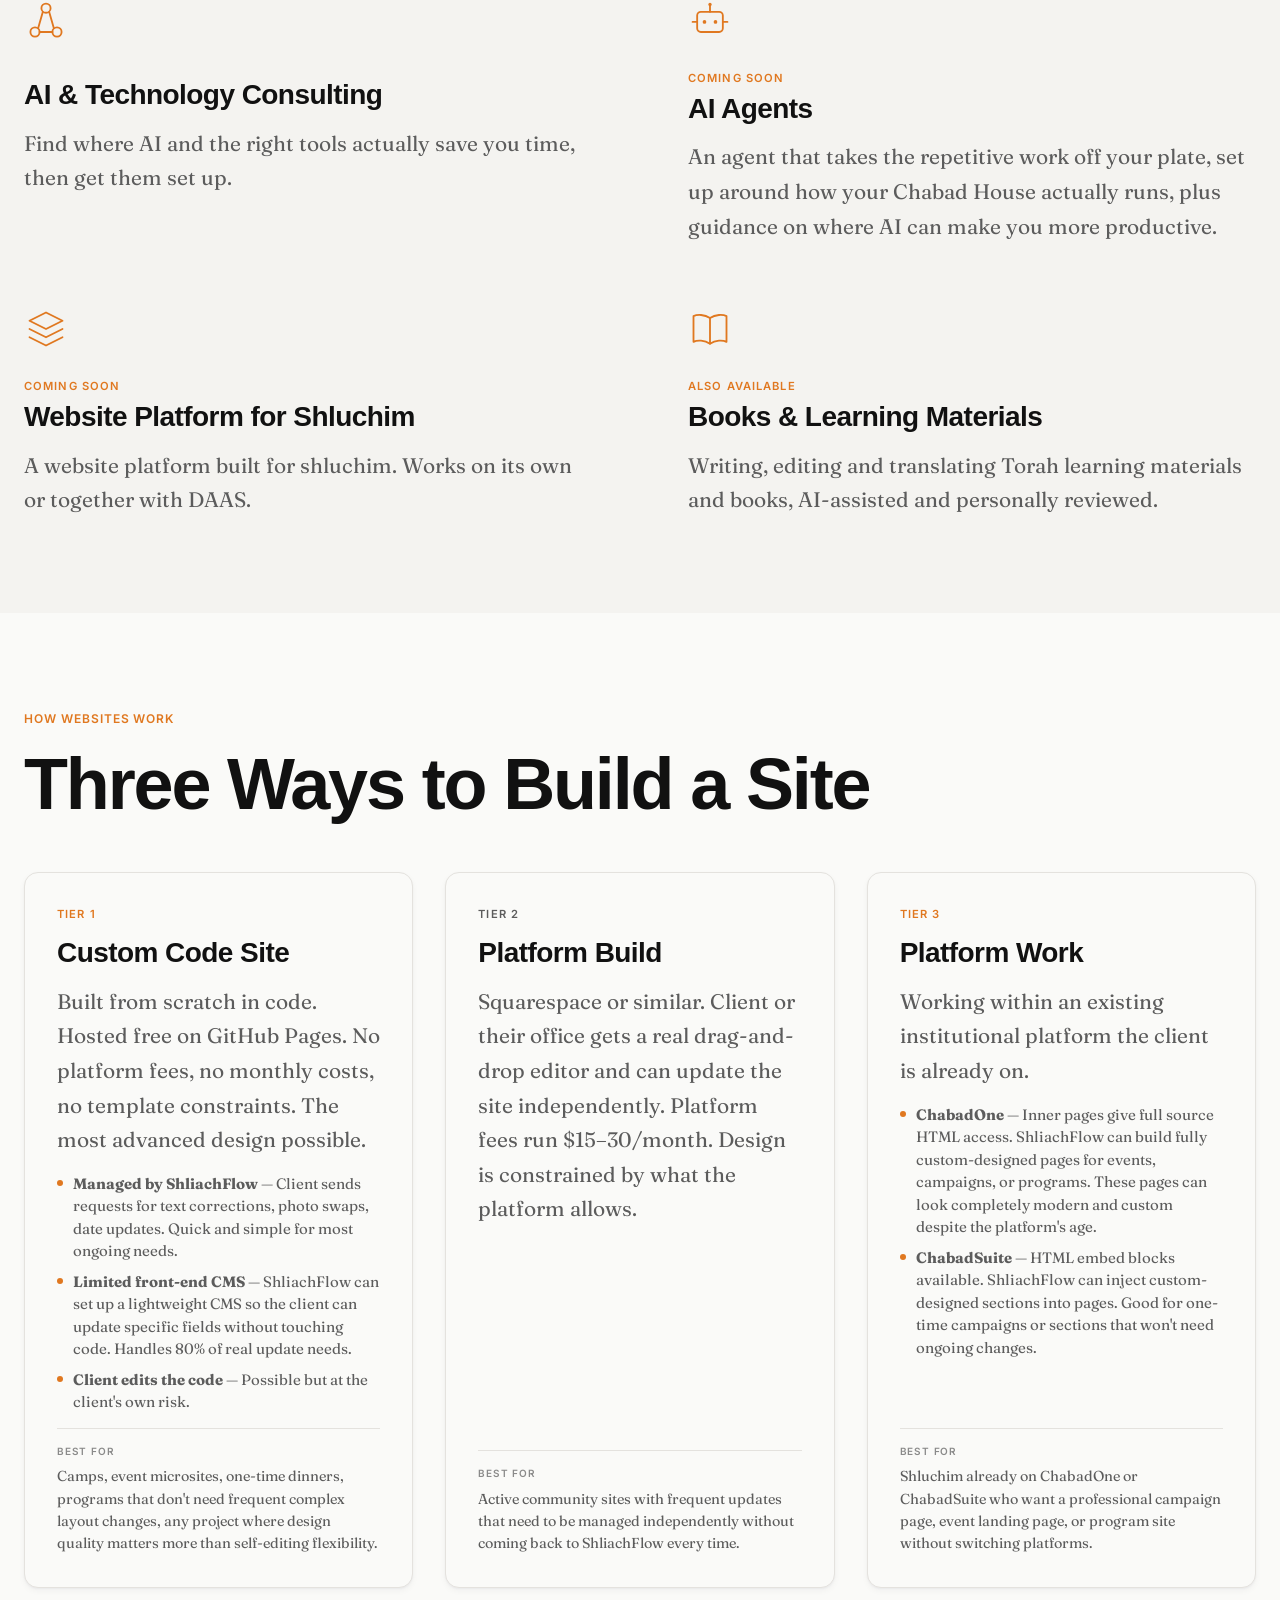
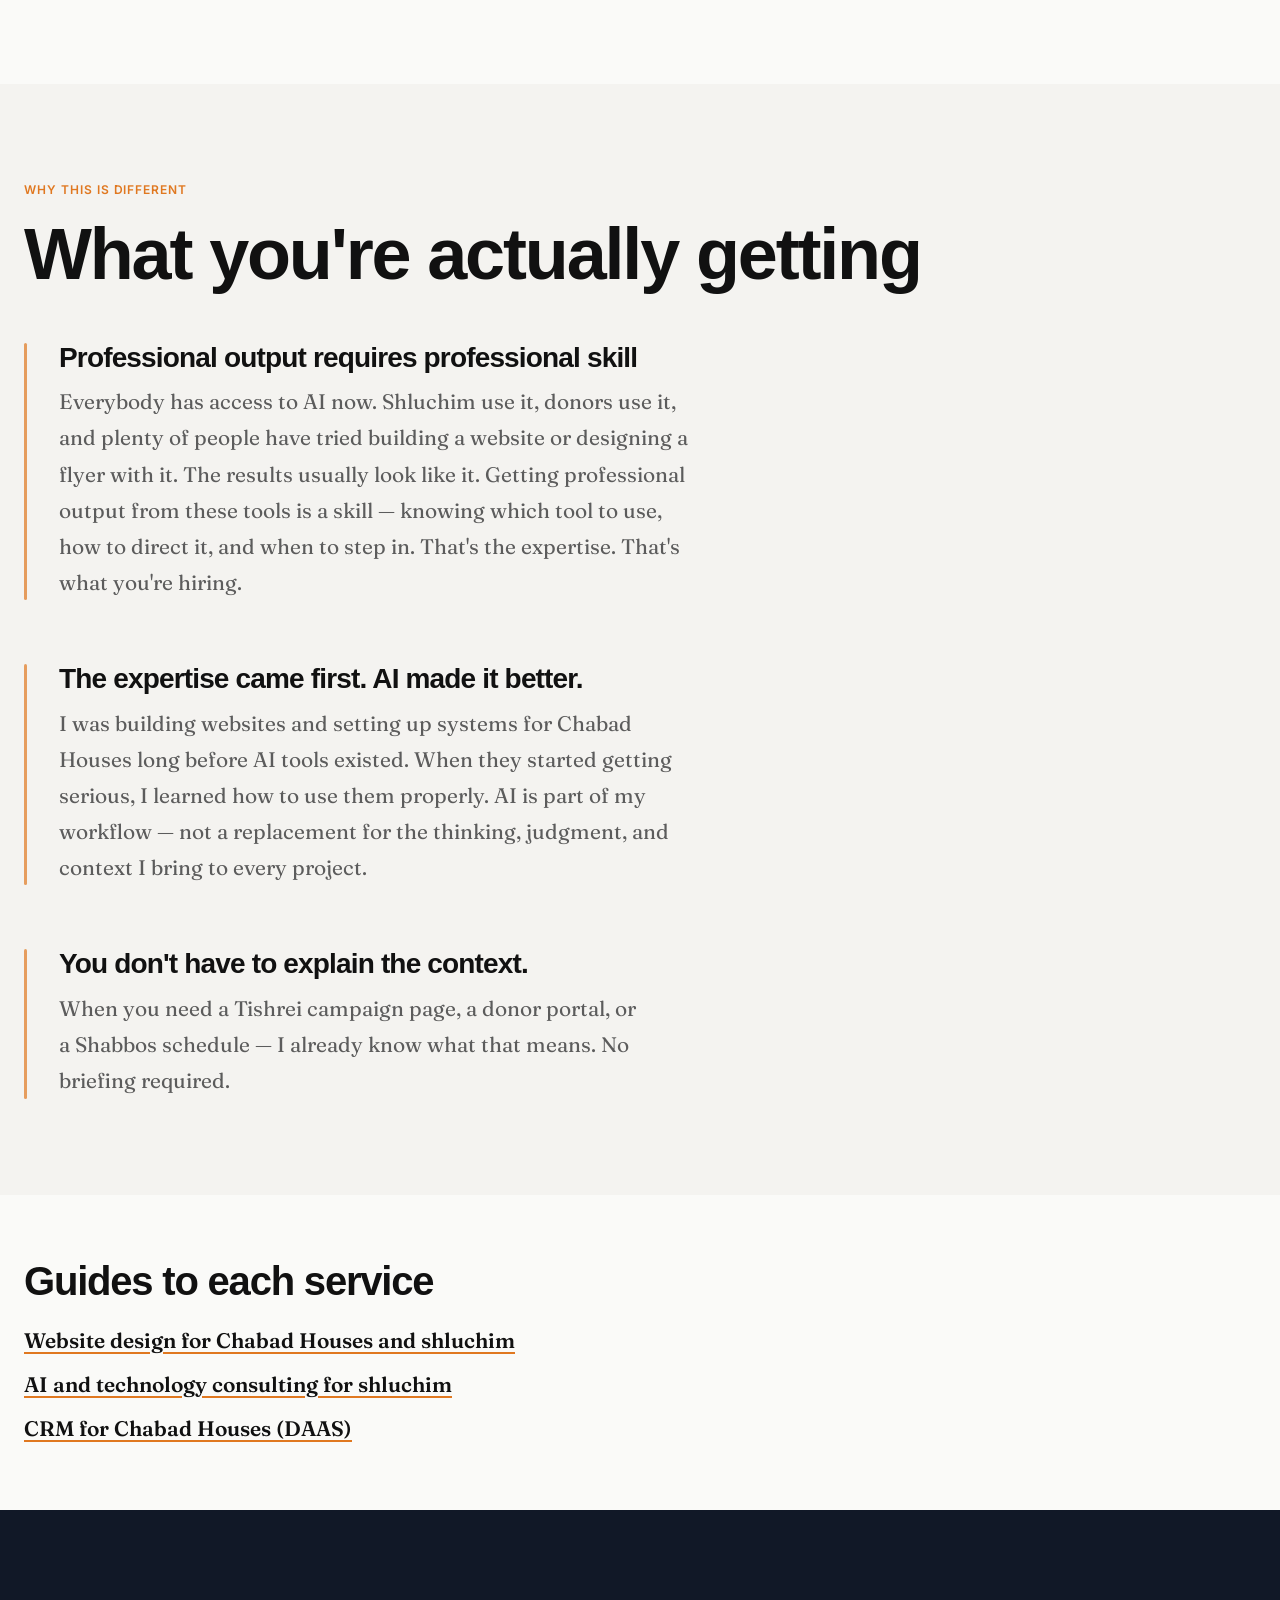
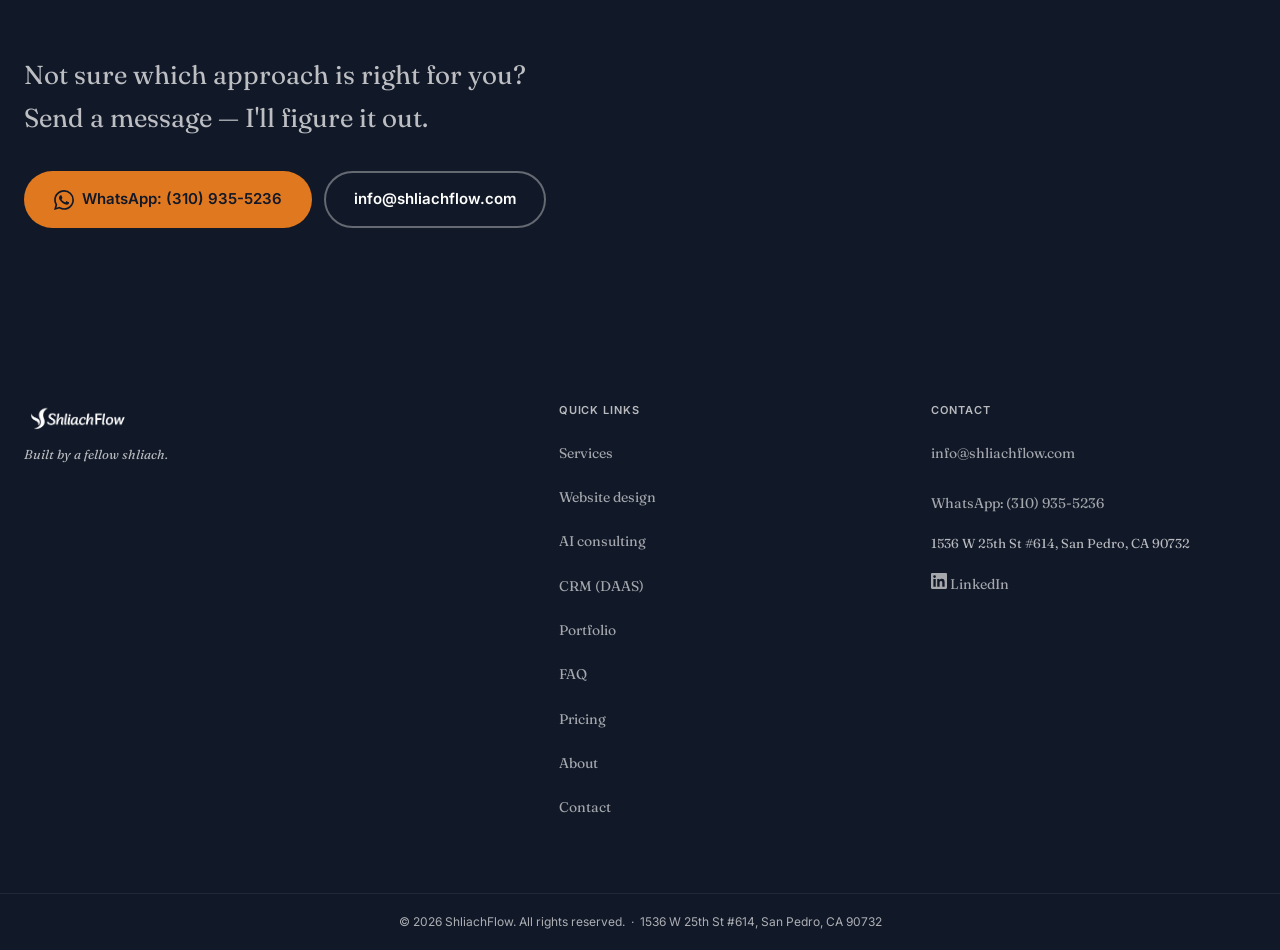
<file: services.html>
<!DOCTYPE html>
<html lang="en">
<head>
  <meta charset="UTF-8">
  <meta name="viewport" content="width=device-width, initial-scale=1.0">
  <title>Chabad Website Design, AI Consulting &amp; DAAS CRM — ShliachFlow</title>
  <meta name="description" content="Custom Chabad House websites, AI and technology consulting, and the DAAS CRM for shluchim, offered by ShliachFlow. See what's included and how websites get built.">

  <meta property="og:title" content="Chabad Website Design, AI Consulting &amp; DAAS CRM — ShliachFlow">
  <meta property="og:description" content="Custom Chabad House websites, AI and technology consulting, and the DAAS CRM for shluchim, offered by ShliachFlow. See what's included and how websites get built.">
  <meta property="og:url" content="https://shliachflow.com/services.html">
  <meta property="og:type" content="website">
  <meta property="og:site_name" content="ShliachFlow">
  <meta property="og:locale" content="en_US">
  <meta property="og:image:alt" content="ShliachFlow websites for Chabad Houses shown on desktop and phone">
  <meta property="og:image" content="https://shliachflow.com/assets/og-image.jpg">
  <meta property="og:image:width" content="1200">
  <meta property="og:image:height" content="630">
  <meta name="twitter:card" content="summary_large_image">
  <meta name="twitter:title" content="Chabad Website Design, AI Consulting &amp; DAAS CRM — ShliachFlow">
  <meta name="twitter:description" content="Custom Chabad House websites, AI and technology consulting, and the DAAS CRM for shluchim, offered by ShliachFlow. See what's included and how websites get built.">
  <meta name="twitter:image" content="https://shliachflow.com/assets/og-image.jpg">
  <meta name="author" content="Rabbi Yisroel Chaim Shuchat">
  <meta name="robots" content="index, follow, max-image-preview:large, max-snippet:-1">
  <meta name="theme-color" content="#111827">
  <link rel="alternate" type="text/plain" href="/llms.txt" title="LLM-readable summary">
  <link rel="canonical" href="https://shliachflow.com/services.html">

  <link rel="preconnect" href="https://fonts.googleapis.com">
  <link rel="preconnect" href="https://fonts.gstatic.com" crossorigin>
  <link rel="icon" href="favicon.ico" sizes="any">
  <link rel="icon" type="image/png" href="assets/favicon.png">
  <link rel="apple-touch-icon" href="assets/apple-touch-icon.png">
  <link rel="stylesheet" href="https://api.fontshare.com/v2/css?f[]=cabinet-grotesk@400,500,700,800,900&display=swap">
  <link href="https://fonts.googleapis.com/css2?family=Fraunces:ital,opsz,wght@0,9..144,400;0,9..144,600;1,9..144,400&family=Inter:wght@400;500;600&display=swap" rel="stylesheet">
  <link rel="stylesheet" href="style.css">
  <script type="application/ld+json">
  {
    "@context": "https://schema.org",
    "@graph": [
      {
        "@type": "WebPage",
        "@id": "https://shliachflow.com/services.html#webpage",
        "url": "https://shliachflow.com/services.html",
        "name": "Chabad Website Design, AI Consulting & DAAS CRM — ShliachFlow",
        "description": "Custom Chabad House websites, AI and technology consulting, and the DAAS CRM for shluchim, offered by ShliachFlow. See what's included and how websites get built.",
        "isPartOf": {
          "@id": "https://shliachflow.com/#website"
        },
        "about": {
          "@id": "https://shliachflow.com/#org"
        },
        "inLanguage": "en"
      },
      {
        "@type": "BreadcrumbList",
        "itemListElement": [
          {
            "@type": "ListItem",
            "position": 1,
            "name": "Home",
            "item": "https://shliachflow.com/"
          },
          {
            "@type": "ListItem",
            "position": 2,
            "name": "Services",
            "item": "https://shliachflow.com/services.html"
          }
        ]
      }
    ]
  }
  </script>
</head>
<body>
  <a class="skip-link" href="#main">Skip to content</a>

  <!-- ═══════════════════════════════════════════════════════
       NAV
  ════════════════════════════════════════════════════════ -->
  <header id="nav" role="banner">
    <div class="nav-inner">
      <a href="index.html" aria-label="ShliachFlow home">
        <img src="assets/logo-light.png" alt="ShliachFlow" class="logo-img-light" width="480" height="133">
        <img src="assets/logo-dark.png" alt="" aria-hidden="true" class="logo-img-dark" width="480" height="133">
      </a>

      <nav class="nav-links" aria-label="Primary navigation">
        <a href="services.html" aria-current="page">Services</a>
        <a href="portfolio.html">Portfolio</a>
        <a href="faq.html">FAQ</a>
        <a href="index.html#pricing">Pricing</a>
        <a href="index.html#contact">Contact</a>
      </nav>

      <a href="https://wa.me/13109355236" class="btn btn-primary nav-cta" target="_blank" rel="noopener">Let's Talk</a>

      <button class="nav-hamburger" aria-label="Open navigation menu" aria-expanded="false" aria-controls="mobile-nav">
        <span></span>
        <span></span>
        <span></span>
      </button>
    </div>
  </header>

  <nav class="nav-mobile" id="mobile-nav" aria-label="Mobile navigation">
    <a href="services.html" aria-current="page">Services</a>
    <a href="portfolio.html">Portfolio</a>
    <a href="faq.html">FAQ</a>
    <a href="index.html#pricing">Pricing</a>
    <a href="index.html#contact">Contact</a>
    <a href="https://wa.me/13109355236" class="btn btn-primary" target="_blank" rel="noopener">Let's Talk — WhatsApp</a>
  </nav>
  <main id="main">


  <!-- ═══════════════════════════════════════════════════════
       PAGE HERO
  ════════════════════════════════════════════════════════ -->
  <section class="portfolio-page-hero" aria-labelledby="services-page-title">
    <div class="container">
      <h1 id="services-page-title">Services</h1>
      <p>Websites, the DAAS CRM, and AI consulting for Chabad shluchim — and how each one works.</p>
    </div>
  </section>


  <!-- ═══════════════════════════════════════════════════════
       WHAT I OFFER
  ════════════════════════════════════════════════════════ -->
  <section id="services" aria-labelledby="offers-title">
    <div class="container">
      <span class="section-label reveal">What I Do</span>
      <h2 id="offers-title" class="reveal">Everything I offer</h2>

      <!-- Websites — featured, dark -->
      <div class="service-featured reveal">
        <div>
          <svg class="service-icon" viewBox="0 0 48 48" fill="none" xmlns="http://www.w3.org/2000/svg" stroke="var(--color-accent)" stroke-width="2" stroke-linecap="round" stroke-linejoin="round" aria-hidden="true">
            <rect x="4" y="8" width="40" height="32" rx="3"/>
            <line x1="4" y1="17" x2="44" y2="17"/>
            <circle cx="10.5" cy="12.5" r="1.5" fill="var(--color-accent)" stroke="none"/>
            <circle cx="16"   cy="12.5" r="1.5" fill="var(--color-accent)" stroke="none"/>
            <circle cx="21.5" cy="12.5" r="1.5" fill="var(--color-accent)" stroke="none"/>
            <line x1="10" y1="24" x2="30" y2="24"/>
            <line x1="10" y1="29" x2="38" y2="29"/>
            <line x1="10" y1="34" x2="22" y2="34"/>
          </svg>
          <h3>Websites</h3>
          <p>New sites, refreshes, mini sites, camp sites — anything website. Custom-coded or on a platform, built to look professional and keep running.</p>
          <a class="feature-link" href="portfolio.html">See the work →</a> <a class="feature-link" href="#service-tiers">How websites get built ↓</a>
        </div>
        <figure class="feature-visual">
          <div class="hero-frame-bar" aria-hidden="true"><i></i><i></i><i></i></div>
          <img src="assets/portfolio/hebrew-school-troy.jpg" width="1400" height="788" loading="lazy" alt="Hebrew School of the Arts website for Chabad of Troy">
        </figure>
      </div>

      <!-- DAAS CRM — featured, light -->
      <div class="service-feature-light reveal">
        <figure class="feature-visual feature-visual--plain">
          <img src="assets/daas-main.jpg" width="1200" height="630" loading="lazy" alt="DAAS, your helpful shlichus assistant: an illustration of a shliach asking &quot;Who should I invite for Shabbos?&quot;">
        </figure>
        <div>
          <svg class="service-icon" viewBox="0 0 48 48" fill="none" xmlns="http://www.w3.org/2000/svg" stroke="var(--color-accent)" stroke-width="2" stroke-linecap="round" stroke-linejoin="round" aria-hidden="true">
            <circle cx="17" cy="16" r="6"/>
            <path d="M5 40c0-7 5-12 12-12s12 5 12 12"/>
            <circle cx="35" cy="19" r="4.5"/>
            <path d="M32 29c6-1 11 3 11 10"/>
          </svg>
          <h3>DAAS CRM</h3>
          <p>A CRM that isn't complex or overwhelming. AI does the data entry and donor research, tells you who to reach out to each morning, and keeps relationships and giving together. Developed by a fellow shliach, offered and supported by ShliachFlow.</p>
          <a class="feature-link" href="https://daascrm.app" target="_blank" rel="noopener">Visit daascrm.app →<span class="sr-only"> (opens in new tab)</span></a>
        </div>
      </div>

      <!-- Services grid — no cards, no borders, whitespace is the separator -->
      <div class="services-grid">

        <div class="service-item reveal stagger-child">
          <svg class="service-icon" viewBox="0 0 48 48" fill="none" xmlns="http://www.w3.org/2000/svg" stroke="var(--color-accent)" stroke-width="2" stroke-linecap="round" stroke-linejoin="round" aria-hidden="true">
            <circle cx="24" cy="10" r="5"/>
            <circle cx="12" cy="36" r="5"/>
            <circle cx="36" cy="36" r="5"/>
            <line x1="20.5" y1="14.3" x2="15.5" y2="31.7"/>
            <line x1="27.5" y1="14.3" x2="32.5" y2="31.7"/>
            <line x1="17" y1="36" x2="31" y2="36"/>
          </svg>
          <h3>AI &amp; Technology Consulting</h3>
          <p>Find where AI and the right tools actually save you time, then get them set up.</p>
        </div>

        <div class="service-item reveal stagger-child">
          <svg class="service-icon" viewBox="0 0 48 48" fill="none" xmlns="http://www.w3.org/2000/svg" stroke="var(--color-accent)" stroke-width="2" stroke-linecap="round" stroke-linejoin="round" aria-hidden="true">
            <rect x="10" y="14" width="28" height="22" rx="4"/>
            <line x1="24" y1="14" x2="24" y2="7"/>
            <circle cx="24" cy="6" r="1.8" fill="var(--color-accent)" stroke="none"/>
            <circle cx="18" cy="25" r="2" fill="var(--color-accent)" stroke="none"/>
            <circle cx="30" cy="25" r="2" fill="var(--color-accent)" stroke="none"/>
            <line x1="5" y1="25" x2="10" y2="25"/>
            <line x1="38" y1="25" x2="43" y2="25"/>
          </svg>
          <div>
            <span class="service-addon-label">Coming soon</span>
            <h3>AI Agents</h3>
          </div>
          <p>An agent that takes the repetitive work off your plate, set up around how your Chabad House actually runs, plus guidance on where AI can make you more productive.</p>
        </div>

        <div class="service-item reveal stagger-child">
          <svg class="service-icon" viewBox="0 0 48 48" fill="none" xmlns="http://www.w3.org/2000/svg" stroke="var(--color-accent)" stroke-width="2" stroke-linecap="round" stroke-linejoin="round" aria-hidden="true">
            <path d="M24 6 L42 15 L24 24 L6 15 Z"/>
            <path d="M6 24 L24 33 L42 24"/>
            <path d="M6 33 L24 42 L42 33"/>
          </svg>
          <div>
            <span class="service-addon-label">Coming soon</span>
            <h3>Website Platform for Shluchim</h3>
          </div>
          <p>A website platform built for shluchim. Works on its own or together with DAAS.</p>
        </div>

        <div class="service-item reveal stagger-child">
          <svg class="service-icon" viewBox="0 0 48 48" fill="none" xmlns="http://www.w3.org/2000/svg" stroke="var(--color-accent)" stroke-width="2" stroke-linecap="round" stroke-linejoin="round" aria-hidden="true">
            <path d="M24 12 C18 8 10 8 6 10 L6 38 C10 36 18 36 24 40 C30 36 38 36 42 38 L42 10 C38 8 30 8 24 12 Z"/>
            <line x1="24" y1="12" x2="24" y2="40"/>
          </svg>
          <div>
            <span class="service-addon-label">Also available</span>
            <h3>Books &amp; Learning Materials</h3>
          </div>
          <p>Writing, editing and translating Torah learning materials and books, AI-assisted and personally reviewed.</p>
        </div>

      </div>

    </div>
  </section>


  <!-- ═══════════════════════════════════════════════════════
       THREE-TIER SERVICE EXPLANATION
  ════════════════════════════════════════════════════════ -->
  <section id="service-tiers" aria-labelledby="tiers-title">
    <div class="container">
      <span class="section-label reveal">How Websites Work</span>
      <h2 id="tiers-title" class="reveal">Three Ways to Build a Site</h2>

      <div class="tiers-grid">

        <!-- Tier 1 — Custom Code -->
        <div class="tier-card reveal">
          <span class="tier-number">Tier 1</span>
          <h3 class="tier-name">Custom Code Site</h3>
          <p class="tier-desc">Built from scratch in code. Hosted free on GitHub Pages. No platform fees, no monthly costs, no template constraints. The most advanced design possible.</p>

          <div class="tier-options">
            <div class="tier-option">
              <span class="tier-option-dot"></span>
              <span><strong>Managed by ShliachFlow</strong> — Client sends requests for text corrections, photo swaps, date updates. Quick and simple for most ongoing needs.</span>
            </div>
            <div class="tier-option">
              <span class="tier-option-dot"></span>
              <span><strong>Limited front-end CMS</strong> — ShliachFlow can set up a lightweight CMS so the client can update specific fields without touching code. Handles 80% of real update needs.</span>
            </div>
            <div class="tier-option">
              <span class="tier-option-dot"></span>
              <span><strong>Client edits the code</strong> — Possible but at the client's own risk.</span>
            </div>
          </div>

          <div class="tier-best-for">
            <span class="tier-best-for-label">Best for</span>
            <p>Camps, event microsites, one-time dinners, programs that don't need frequent complex layout changes, any project where design quality matters more than self-editing flexibility.</p>
          </div>
        </div>

        <!-- Tier 2 — Platform Build -->
        <div class="tier-card tier-card--muted reveal">
          <span class="tier-number">Tier 2</span>
          <h3 class="tier-name">Platform Build</h3>
          <p class="tier-desc">Squarespace or similar. Client or their office gets a real drag-and-drop editor and can update the site independently. Platform fees run $15–30/month. Design is constrained by what the platform allows.</p>

          <div class="tier-best-for">
            <span class="tier-best-for-label">Best for</span>
            <p>Active community sites with frequent updates that need to be managed independently without coming back to ShliachFlow every time.</p>
          </div>
        </div>

        <!-- Tier 3 — Platform Work -->
        <div class="tier-card reveal">
          <span class="tier-number">Tier 3</span>
          <h3 class="tier-name">Platform Work</h3>
          <p class="tier-desc">Working within an existing institutional platform the client is already on.</p>

          <div class="tier-options">
            <div class="tier-option">
              <span class="tier-option-dot"></span>
              <span><strong>ChabadOne</strong> — Inner pages give full source HTML access. ShliachFlow can build fully custom-designed pages for events, campaigns, or programs. These pages can look completely modern and custom despite the platform's age.</span>
            </div>
            <div class="tier-option">
              <span class="tier-option-dot"></span>
              <span><strong>ChabadSuite</strong> — HTML embed blocks available. ShliachFlow can inject custom-designed sections into pages. Good for one-time campaigns or sections that won't need ongoing changes.</span>
            </div>
          </div>

          <div class="tier-best-for">
            <span class="tier-best-for-label">Best for</span>
            <p>Shluchim already on ChabadOne or ChabadSuite who want a professional campaign page, event landing page, or program site without switching platforms.</p>
          </div>
        </div>

      </div>
    </div>
  </section>


  <!-- ═══════════════════════════════════════════════════════
       HOW I WORK
  ════════════════════════════════════════════════════════ -->
  <section id="how-i-work" aria-labelledby="hiw-title">
    <div class="container">
      <span class="section-label reveal">Why This Is Different</span>
      <h2 id="hiw-title" class="reveal">What you're actually getting</h2>

      <div class="hiw-items">

        <div class="hiw-item reveal">
          <div class="hiw-rule" aria-hidden="true"></div>
          <div class="hiw-text">
            <h3>Professional output requires professional skill</h3>
            <p>Everybody has access to AI now. Shluchim use it, donors use it, and plenty of people have tried building a website or designing a flyer with it. The results usually look like it. Getting professional output from these tools is a skill — knowing which tool to use, how to direct it, and when to step in. That's the expertise. That's what you're hiring.</p>
          </div>
        </div>

        <div class="hiw-item reveal">
          <div class="hiw-rule" aria-hidden="true"></div>
          <div class="hiw-text">
            <h3>The expertise came first. AI made it better.</h3>
            <p>I was building websites and setting up systems for Chabad Houses long before AI tools existed. When they started getting serious, I learned how to use them properly. AI is part of my workflow — not a replacement for the thinking, judgment, and context I bring to every project.</p>
          </div>
        </div>

        <div class="hiw-item reveal">
          <div class="hiw-rule" aria-hidden="true"></div>
          <div class="hiw-text">
            <h3>You don't have to explain the context.</h3>
            <p>When you need a Tishrei campaign page, a donor portal, or a Shabbos schedule — I already know what that means. No briefing required.</p>
          </div>
        </div>

      </div>
    </div>
  </section>


  <section class="seo-section" aria-label="Service guides"><div class="container"><div class="seo-prose"><h2>Guides to each service</h2><ul class="seo-list"><li><a href="website-design-for-chabad-houses.html">Website design for Chabad Houses and shluchim</a></li><li><a href="ai-consulting-for-shluchim.html">AI and technology consulting for shluchim</a></li><li><a href="crm-for-chabad-houses.html">CRM for Chabad Houses (DAAS)</a></li></ul></div></div></section>

  <!-- ═══════════════════════════════════════════════════════
       CTA
  ════════════════════════════════════════════════════════ -->
  <section id="services-cta" aria-label="Contact">
    <div class="container">
      <div class="contact-simple reveal">
        <p class="contact-lede">Not sure which approach is right for you? Send a message — I'll figure it out.</p>
        <div class="contact-actions">
          <a href="https://wa.me/13109355236" class="btn btn-primary contact-wa" target="_blank" rel="noopener">
            <svg width="20" height="20" viewBox="0 0 24 24" fill="currentColor" aria-hidden="true"><path d="M17.472 14.382c-.297-.149-1.758-.867-2.03-.967-.273-.099-.471-.148-.67.15-.197.297-.767.966-.94 1.164-.173.199-.347.223-.644.075-.297-.15-1.255-.463-2.39-1.475-.883-.788-1.48-1.761-1.653-2.059-.173-.297-.018-.458.13-.606.134-.133.298-.347.446-.52.149-.174.198-.298.298-.497.099-.198.05-.371-.025-.52-.075-.149-.669-1.612-.916-2.207-.242-.579-.487-.5-.669-.51-.173-.008-.371-.01-.57-.01-.198 0-.52.074-.792.372-.272.297-1.04 1.016-1.04 2.479 0 1.462 1.065 2.875 1.213 3.074.149.198 2.096 3.2 5.077 4.487.709.306 1.262.489 1.694.625.712.227 1.36.195 1.871.118.571-.085 1.758-.719 2.006-1.413.248-.694.248-1.289.173-1.413-.074-.124-.272-.198-.57-.347m-5.421 7.403h-.004a9.87 9.87 0 01-5.031-1.378l-.361-.214-3.741.982.998-3.648-.235-.374a9.86 9.86 0 01-1.51-5.26c.001-5.45 4.436-9.884 9.888-9.884 2.64 0 5.122 1.03 6.988 2.898a9.825 9.825 0 012.893 6.994c-.003 5.45-4.437 9.884-9.885 9.884m8.413-18.297A11.815 11.815 0 0012.05 0C5.495 0 .16 5.335.157 11.892c0 2.096.547 4.142 1.588 5.945L.057 24l6.305-1.654a11.882 11.882 0 005.683 1.448h.005c6.554 0 11.89-5.335 11.893-11.893a11.821 11.821 0 00-3.48-8.413Z"/></svg>
            WhatsApp: (310) 935-5236
          </a>
          <a href="mailto:info@shliachflow.com" class="btn btn-ghost">
            info@shliachflow.com
          </a>
        </div>
      </div>
    </div>
  </section>




  <!-- ═══════════════════════════════════════════════════════
       FOOTER
  ════════════════════════════════════════════════════════ -->
  </main>

  <footer id="footer">
    <div class="footer-inner">

      <div class="footer-brand">
        <a href="index.html" aria-label="ShliachFlow home">
          <img src="assets/logo-light.png" alt="ShliachFlow" class="footer-logo-img" width="480" height="133">
        </a>
        <p class="footer-tagline">Built by a fellow shliach.</p>
      </div>

      <div class="footer-col">
        <h3 class="footer-heading">Quick Links</h3>
        <ul>
          <li><a href="services.html">Services</a></li>
          <li><a href="website-design-for-chabad-houses.html">Website design</a></li>
          <li><a href="ai-consulting-for-shluchim.html">AI consulting</a></li>
          <li><a href="crm-for-chabad-houses.html">CRM (DAAS)</a></li>
          <li><a href="portfolio.html">Portfolio</a></li>
          <li><a href="faq.html">FAQ</a></li>
          <li><a href="index.html#pricing">Pricing</a></li>
          <li><a href="index.html#about">About</a></li>
          <li><a href="index.html#contact">Contact</a></li>
        </ul>
      </div>

      <div class="footer-col">
        <h3 class="footer-heading">Contact</h3>
        <div class="footer-contact-item">
          <a href="mailto:info@shliachflow.com">info@shliachflow.com</a>
        </div>
        <div class="footer-contact-item">
          <a href="https://wa.me/13109355236" target="_blank" rel="noopener">WhatsApp: (310) 935-5236</a>
        </div>
        <div class="footer-contact-item" style="font-size:13px;color:rgba(255,255,255,.7);">1536 W 25th St #614, San Pedro, CA 90732</div>
        <a href="https://www.linkedin.com/in/ycshuchat/" class="footer-linkedin" target="_blank" rel="noopener">
          <svg width="16" height="16" viewBox="0 0 24 24" fill="currentColor" aria-hidden="true"><path d="M20.447 20.452h-3.554v-5.569c0-1.328-.027-3.037-1.852-3.037-1.853 0-2.136 1.445-2.136 2.939v5.667H9.351V9h3.414v1.561h.046c.477-.9 1.637-1.85 3.37-1.85 3.601 0 4.267 2.37 4.267 5.455v6.286zM5.337 7.433a2.062 2.062 0 01-2.063-2.065 2.064 2.064 0 112.063 2.065zm1.782 13.019H3.555V9h3.564v11.452zM22.225 0H1.771C.792 0 0 .774 0 1.729v20.542C0 23.227.792 24 1.771 24h20.451C23.2 24 24 23.227 24 22.271V1.729C24 .774 23.2 0 22.222 0h.003z"/></svg>
          LinkedIn
        </a>
      </div>

    </div>
    <div class="footer-bottom">
      <p>© 2026 ShliachFlow. All rights reserved. &nbsp;·&nbsp; 1536 W 25th St #614, San Pedro, CA 90732</p>
    </div>
  </footer>

  <!-- Floating WhatsApp button -->
  <a href="https://wa.me/13109355236"
     class="whatsapp-float"
     target="_blank"
     rel="noopener"
     aria-label="Chat on WhatsApp">
    <svg width="26" height="26" viewBox="0 0 24 24" fill="white" aria-hidden="true">
      <path d="M17.472 14.382c-.297-.149-1.758-.867-2.03-.967-.273-.099-.471-.148-.67.15-.197.297-.767.966-.94 1.164-.173.199-.347.223-.644.075-.297-.15-1.255-.463-2.39-1.475-.883-.788-1.48-1.761-1.653-2.059-.173-.297-.018-.458.13-.606.134-.133.298-.347.446-.52.149-.174.198-.298.298-.497.099-.198.05-.371-.025-.52-.075-.149-.669-1.612-.916-2.207-.242-.579-.487-.5-.669-.51-.173-.008-.371-.01-.57-.01-.198 0-.52.074-.792.372-.272.297-1.04 1.016-1.04 2.479 0 1.462 1.065 2.875 1.213 3.074.149.198 2.096 3.2 5.077 4.487.709.306 1.262.489 1.694.625.712.227 1.36.195 1.871.118.571-.085 1.758-.719 2.006-1.413.248-.694.248-1.289.173-1.413-.074-.124-.272-.198-.57-.347m-5.421 7.403h-.004a9.87 9.87 0 01-5.031-1.378l-.361-.214-3.741.982.998-3.648-.235-.374a9.86 9.86 0 01-1.51-5.26c.001-5.45 4.436-9.884 9.888-9.884 2.64 0 5.122 1.03 6.988 2.898a9.825 9.825 0 012.893 6.994c-.003 5.45-4.437 9.884-9.885 9.884m8.413-18.297A11.815 11.815 0 0012.05 0C5.495 0 .16 5.335.157 11.892c0 2.096.547 4.142 1.588 5.945L.057 24l6.305-1.654a11.882 11.882 0 005.683 1.448h.005c6.554 0 11.89-5.335 11.893-11.893a11.821 11.821 0 00-3.48-8.413Z"/>
    </svg>
  </a>

  <script src="script.js"></script>
</body>
</html>
</file>
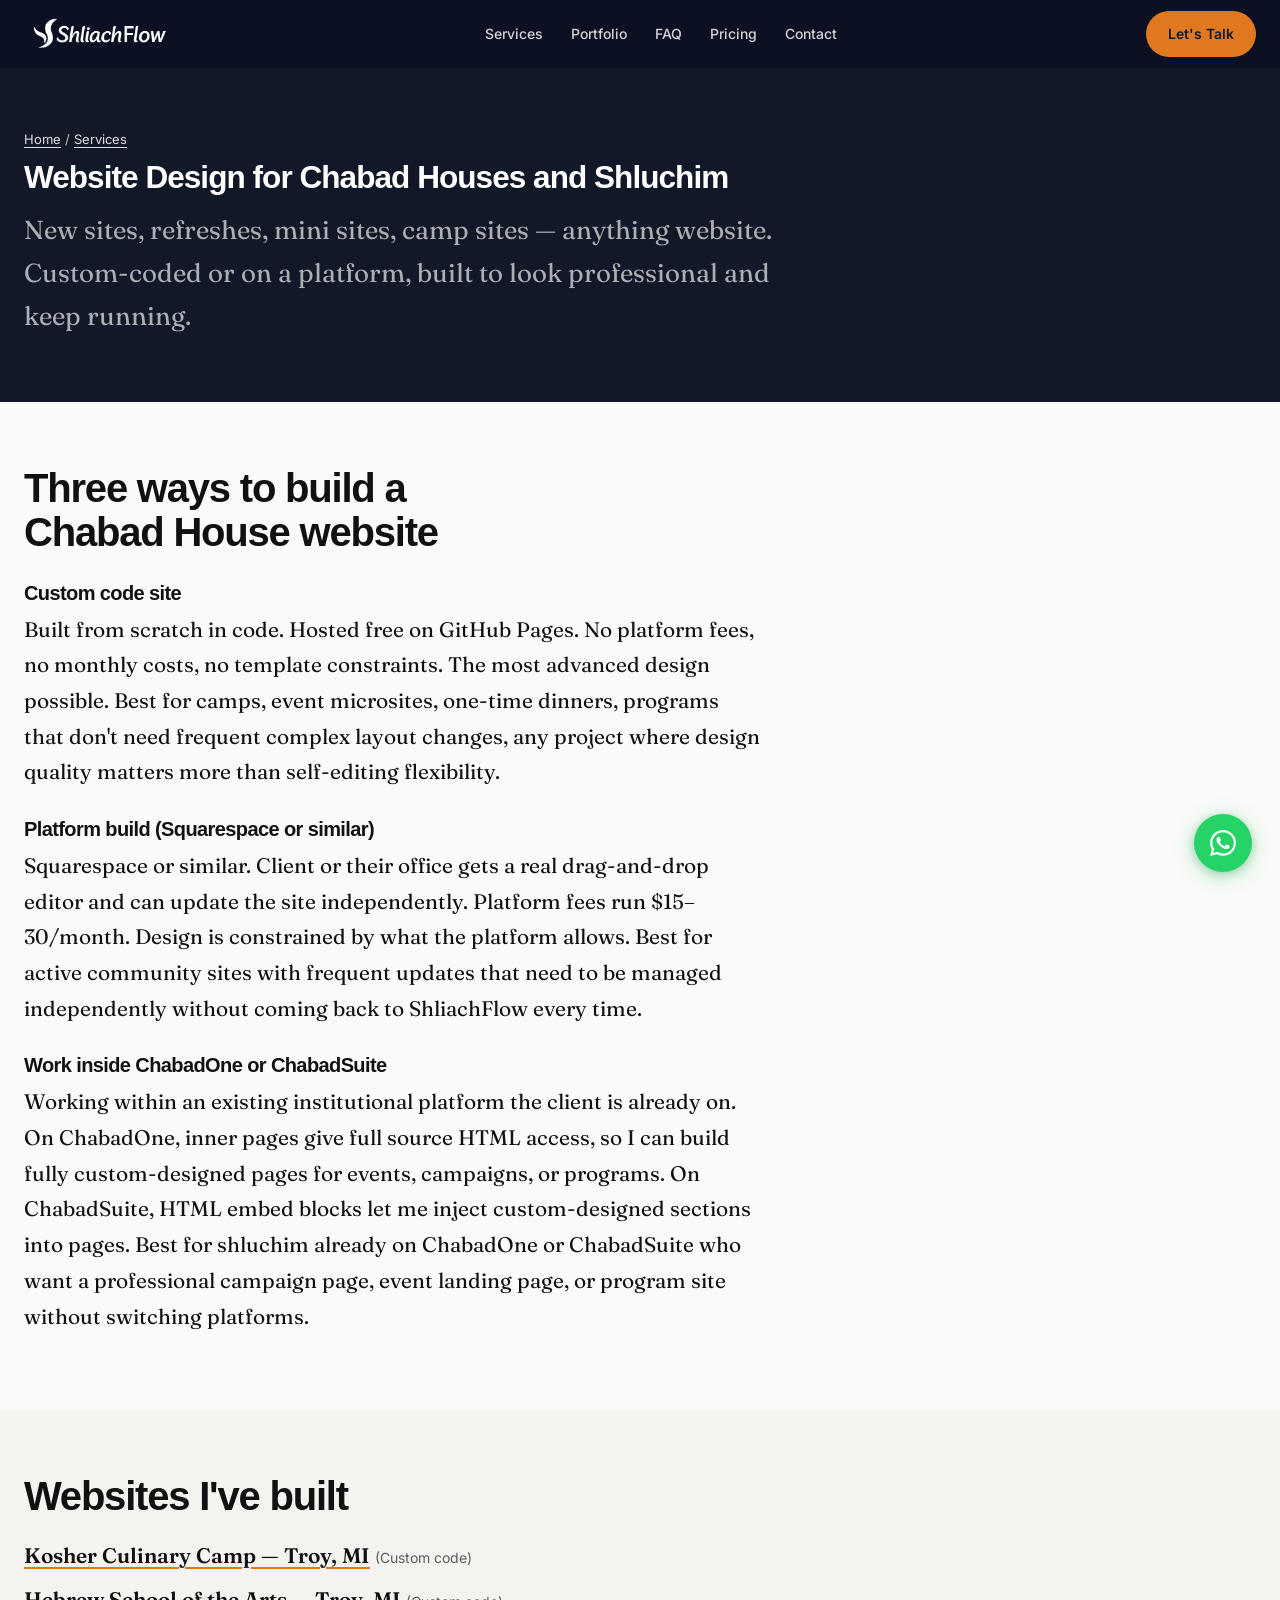
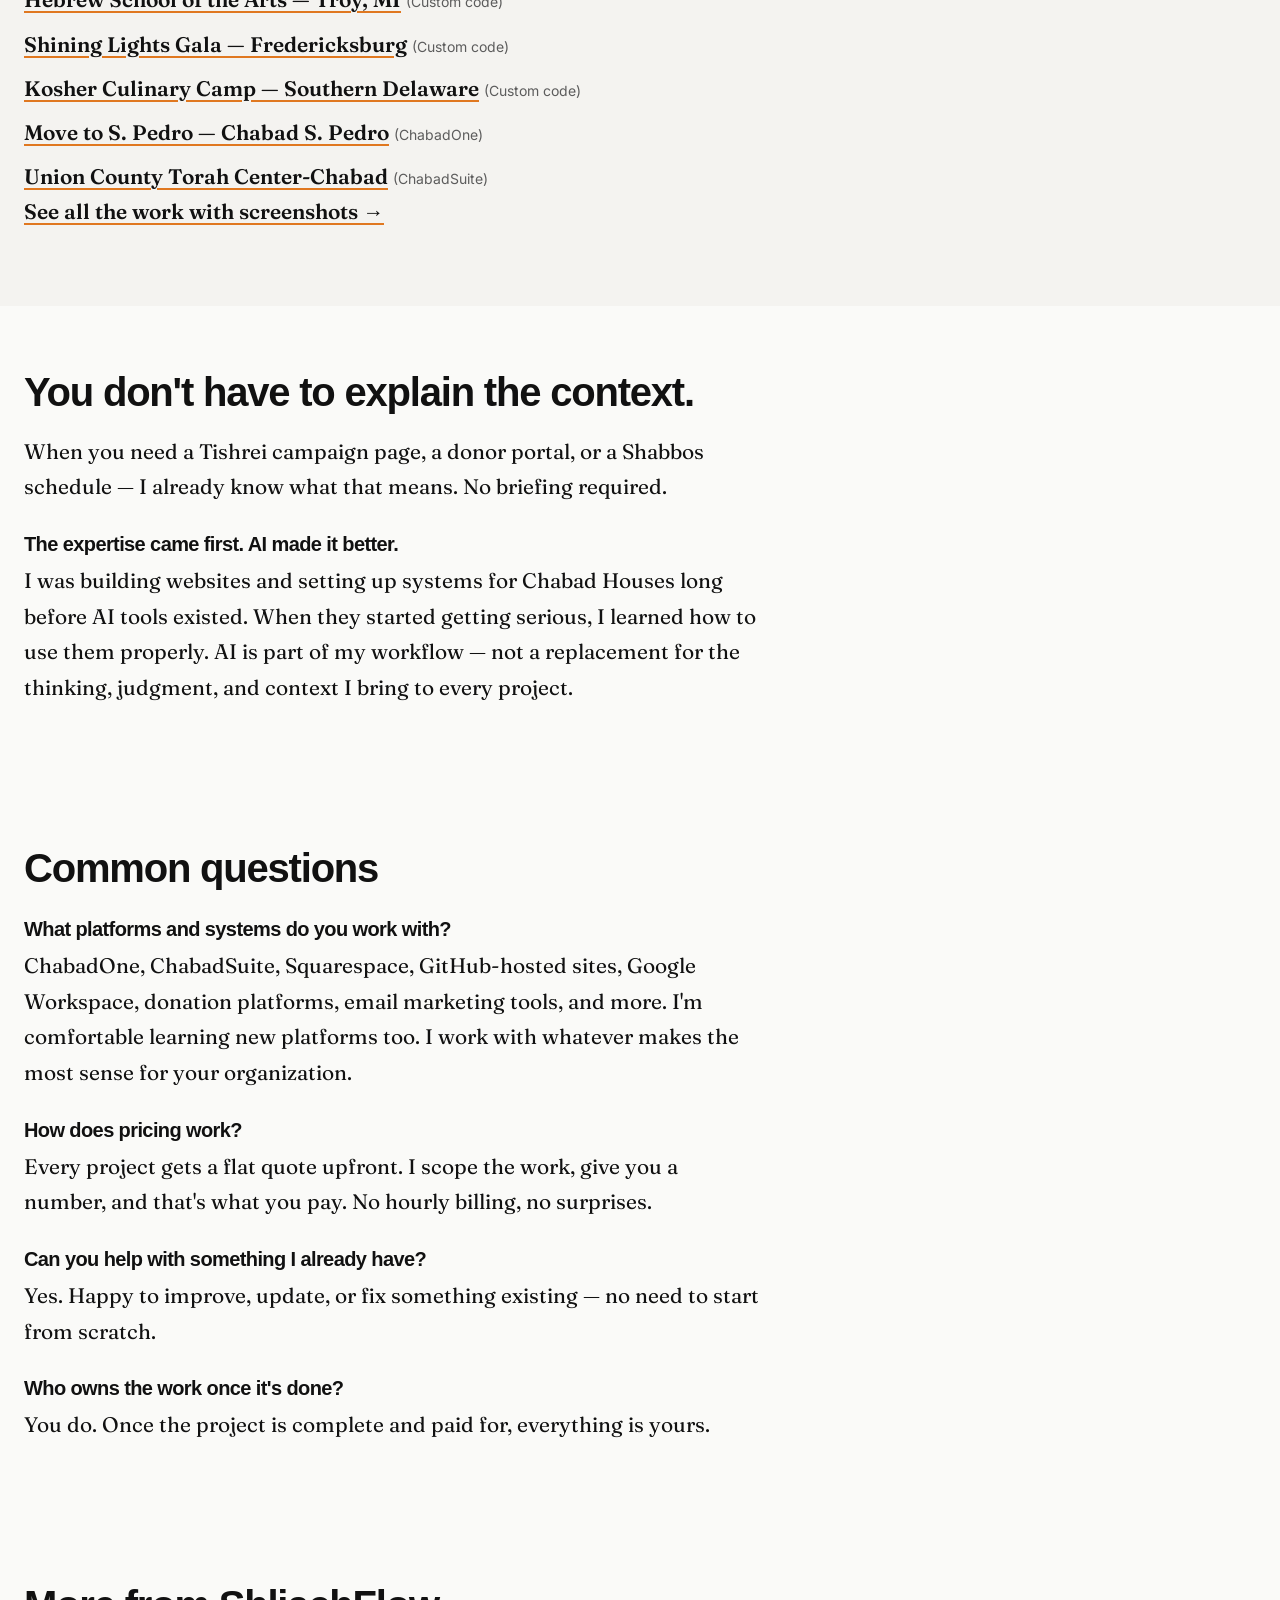
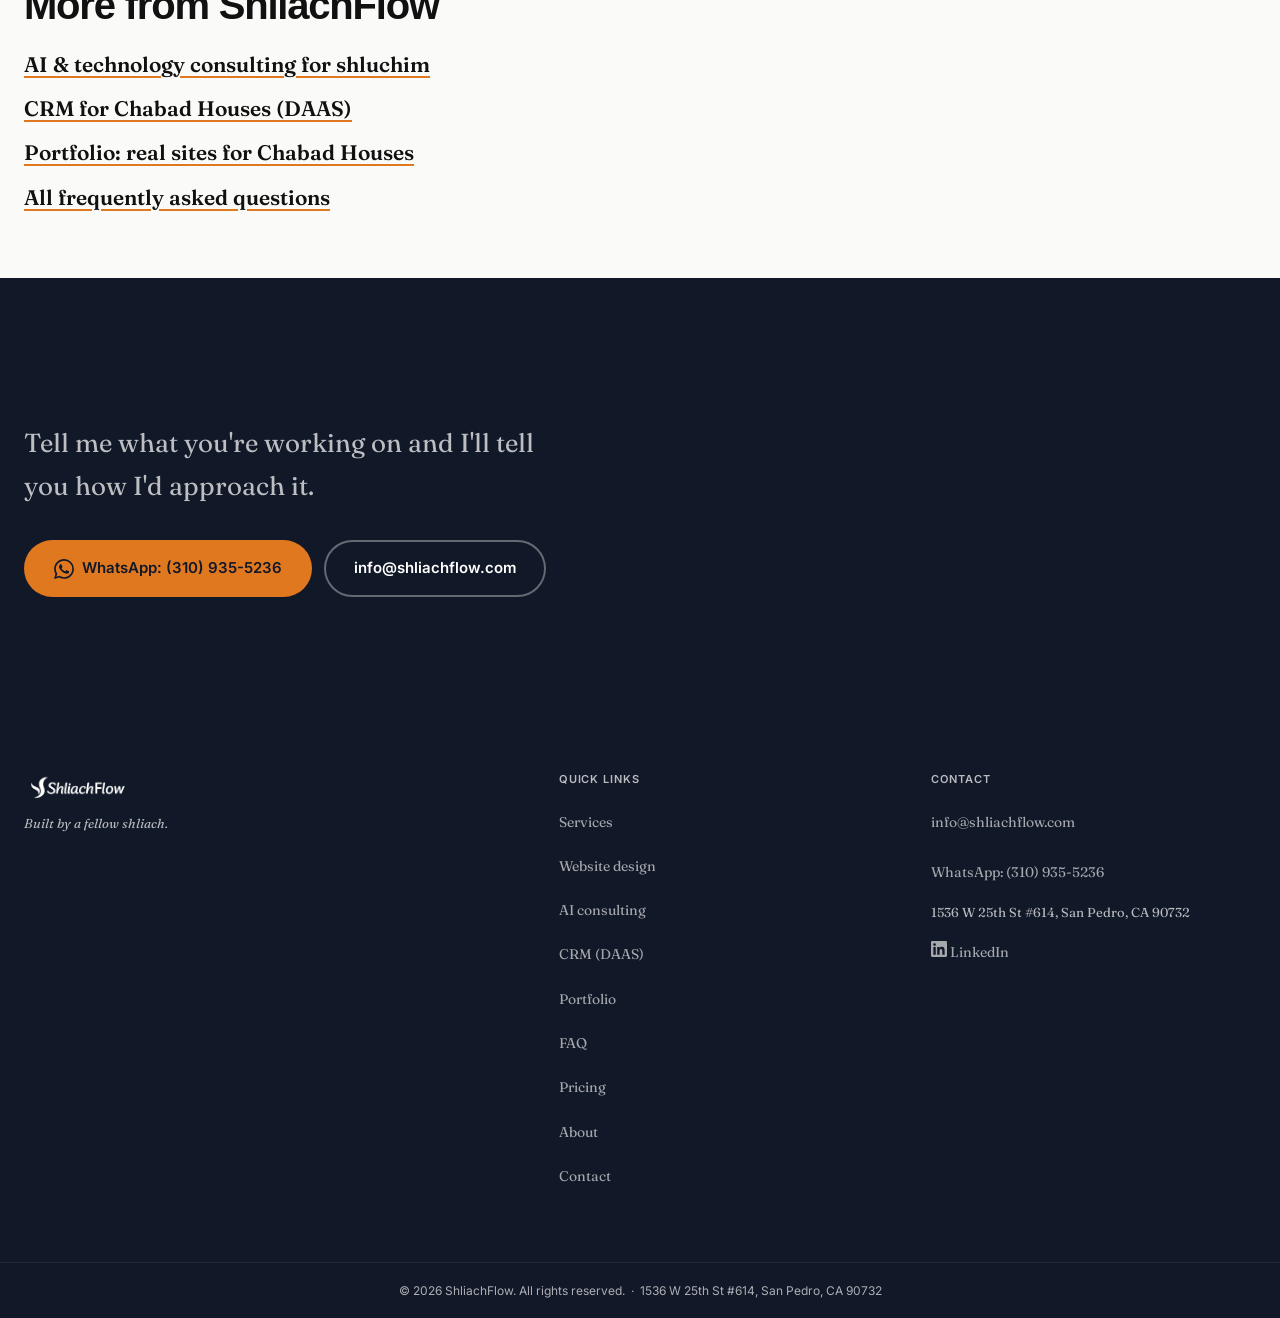
<file: website-design-for-chabad-houses.html>
<!DOCTYPE html>
<html lang="en">
<head>
  <meta charset="UTF-8">
  <meta name="viewport" content="width=device-width, initial-scale=1.0">
  <title>Website Design for Chabad Houses &amp; Shluchim — ShliachFlow</title>
  <meta name="description" content="Website design for Chabad Houses and shluchim: new sites, refreshes, camp sites and mini sites, custom-coded or on Squarespace, ChabadOne or ChabadSuite.">

  <meta property="og:title" content="Website Design for Chabad Houses &amp; Shluchim — ShliachFlow">
  <meta property="og:description" content="Website design for Chabad Houses and shluchim: new sites, refreshes, camp sites and mini sites, custom-coded or on Squarespace, ChabadOne or ChabadSuite.">
  <meta property="og:url" content="https://shliachflow.com/website-design-for-chabad-houses.html">
  <meta property="og:type" content="website">
  <meta property="og:site_name" content="ShliachFlow">
  <meta property="og:locale" content="en_US">
  <meta property="og:image:alt" content="ShliachFlow websites for Chabad Houses shown on desktop and phone">
  <meta property="og:image" content="https://shliachflow.com/assets/og-image.jpg">
  <meta property="og:image:width" content="1200">
  <meta property="og:image:height" content="630">
  <meta name="twitter:card" content="summary_large_image">
  <meta name="twitter:title" content="Website Design for Chabad Houses &amp; Shluchim — ShliachFlow">
  <meta name="twitter:description" content="Website design for Chabad Houses and shluchim: new sites, refreshes, camp sites and mini sites, custom-coded or on Squarespace, ChabadOne or ChabadSuite.">
  <meta name="twitter:image" content="https://shliachflow.com/assets/og-image.jpg">
  <meta name="author" content="Rabbi Yisroel Chaim Shuchat">
  <meta name="robots" content="index, follow, max-image-preview:large, max-snippet:-1">
  <meta name="theme-color" content="#111827">
  <link rel="alternate" type="text/plain" href="/llms.txt" title="LLM-readable summary">
  <link rel="canonical" href="https://shliachflow.com/website-design-for-chabad-houses.html">

  <link rel="preconnect" href="https://fonts.googleapis.com">
  <link rel="preconnect" href="https://fonts.gstatic.com" crossorigin>
  <link rel="icon" href="favicon.ico" sizes="any">
  <link rel="icon" type="image/png" href="assets/favicon.png">
  <link rel="apple-touch-icon" href="assets/apple-touch-icon.png">
  <link rel="stylesheet" href="https://api.fontshare.com/v2/css?f[]=cabinet-grotesk@400,500,700,800,900&display=swap">
  <link href="https://fonts.googleapis.com/css2?family=Fraunces:ital,opsz,wght@0,9..144,400;0,9..144,600;1,9..144,400&family=Inter:wght@400;500;600&display=swap" rel="stylesheet">
  <link rel="stylesheet" href="style.css">
  <script type="application/ld+json">
{
  "@context": "https://schema.org",
  "@graph": [
    {
      "@type": "WebPage",
      "@id": "https://shliachflow.com/website-design-for-chabad-houses.html#webpage",
      "url": "https://shliachflow.com/website-design-for-chabad-houses.html",
      "name": "Website Design for Chabad Houses & Shluchim — ShliachFlow",
      "description": "Website design for Chabad Houses and shluchim: new sites, refreshes, camp sites and mini sites, custom-coded or on Squarespace, ChabadOne or ChabadSuite.",
      "isPartOf": {
        "@id": "https://shliachflow.com/#website"
      },
      "about": {
        "@id": "https://shliachflow.com/website-design-for-chabad-houses.html#service"
      },
      "inLanguage": "en"
    },
    {
      "@type": "Service",
      "@id": "https://shliachflow.com/website-design-for-chabad-houses.html#service",
      "name": "Website design for Chabad Houses and shluchim",
      "description": "Website design for Chabad Houses and shluchim: new sites, refreshes, camp sites and mini sites, custom-coded or on Squarespace, ChabadOne or ChabadSuite.",
      "provider": {
        "@id": "https://shliachflow.com/#org"
      },
      "areaServed": {
        "@type": "Country",
        "name": "United States"
      },
      "audience": {
        "@type": "Audience",
        "audienceType": "Chabad shluchim and Chabad Houses"
      },
      "url": "https://shliachflow.com/website-design-for-chabad-houses.html"
    },
    {
      "@type": "BreadcrumbList",
      "itemListElement": [
        {
          "@type": "ListItem",
          "position": 1,
          "name": "Home",
          "item": "https://shliachflow.com/"
        },
        {
          "@type": "ListItem",
          "position": 2,
          "name": "Services",
          "item": "https://shliachflow.com/services.html"
        },
        {
          "@type": "ListItem",
          "position": 3,
          "name": "Website design for Chabad Houses",
          "item": "https://shliachflow.com/website-design-for-chabad-houses.html"
        }
      ]
    },
    {
      "@type": "FAQPage",
      "@id": "https://shliachflow.com/website-design-for-chabad-houses.html#faq",
      "mainEntity": [
        {
          "@type": "Question",
          "name": "What platforms and systems do you work with?",
          "acceptedAnswer": {
            "@type": "Answer",
            "text": "ChabadOne, ChabadSuite, Squarespace, GitHub-hosted sites, Google Workspace, donation platforms, email marketing tools, and more. I'm comfortable learning new platforms too. I work with whatever makes the most sense for your organization."
          }
        },
        {
          "@type": "Question",
          "name": "How does pricing work?",
          "acceptedAnswer": {
            "@type": "Answer",
            "text": "Every project gets a flat quote upfront. I scope the work, give you a number, and that's what you pay. No hourly billing, no surprises."
          }
        },
        {
          "@type": "Question",
          "name": "Can you help with something I already have?",
          "acceptedAnswer": {
            "@type": "Answer",
            "text": "Yes. Happy to improve, update, or fix something existing — no need to start from scratch."
          }
        },
        {
          "@type": "Question",
          "name": "Who owns the work once it's done?",
          "acceptedAnswer": {
            "@type": "Answer",
            "text": "You do. Once the project is complete and paid for, everything is yours."
          }
        }
      ]
    }
  ]
}
  </script>
</head>
<body>
  <a class="skip-link" href="#main">Skip to content</a>

  <!-- ═══════════════════════════════════════════════════════
       NAV
  ════════════════════════════════════════════════════════ -->
  <header id="nav" role="banner">
    <div class="nav-inner">
      <a href="index.html" aria-label="ShliachFlow home">
        <img src="assets/logo-light.png" alt="ShliachFlow" class="logo-img-light" width="480" height="133">
        <img src="assets/logo-dark.png" alt="" aria-hidden="true" class="logo-img-dark" width="480" height="133">
      </a>

      <nav class="nav-links" aria-label="Primary navigation">
        <a href="services.html" >Services</a>
        <a href="portfolio.html">Portfolio</a>
        <a href="faq.html">FAQ</a>
        <a href="index.html#pricing">Pricing</a>
        <a href="index.html#contact">Contact</a>
      </nav>

      <a href="https://wa.me/13109355236" class="btn btn-primary nav-cta" target="_blank" rel="noopener">Let's Talk</a>

      <button class="nav-hamburger" aria-label="Open navigation menu" aria-expanded="false" aria-controls="mobile-nav">
        <span></span>
        <span></span>
        <span></span>
      </button>
    </div>
  </header>

  <nav class="nav-mobile" id="mobile-nav" aria-label="Mobile navigation">
    <a href="services.html" >Services</a>
    <a href="portfolio.html">Portfolio</a>
    <a href="faq.html">FAQ</a>
    <a href="index.html#pricing">Pricing</a>
    <a href="index.html#contact">Contact</a>
    <a href="https://wa.me/13109355236" class="btn btn-primary" target="_blank" rel="noopener">Let's Talk — WhatsApp</a>
  </nav>
  <main id="main">
  <section class="portfolio-page-hero" aria-labelledby="page-title">
    <div class="container">
      <p class="seo-crumbs"><a href="index.html">Home</a> / <a href="services.html">Services</a></p>
      <h1 id="page-title">Website Design for Chabad Houses and Shluchim</h1>
      <p>New sites, refreshes, mini sites, camp sites — anything website. Custom-coded or on a platform, built to look professional and keep running.</p>
    </div>
  </section>

  <section class="seo-section "><div class="container"><div class="seo-prose">
<h2>Three ways to build a Chabad House website</h2>
<h3>Custom code site</h3>
<p>Built from scratch in code. Hosted free on GitHub Pages. No platform fees, no monthly costs, no template constraints. The most advanced design possible. Best for camps, event microsites, one-time dinners, programs that don't need frequent complex layout changes, any project where design quality matters more than self-editing flexibility.</p>
<h3>Platform build (Squarespace or similar)</h3>
<p>Squarespace or similar. Client or their office gets a real drag-and-drop editor and can update the site independently. Platform fees run $15–30/month. Design is constrained by what the platform allows. Best for active community sites with frequent updates that need to be managed independently without coming back to ShliachFlow every time.</p>
<h3>Work inside ChabadOne or ChabadSuite</h3>
<p>Working within an existing institutional platform the client is already on. On ChabadOne, inner pages give full source HTML access, so I can build fully custom-designed pages for events, campaigns, or programs. On ChabadSuite, HTML embed blocks let me inject custom-designed sections into pages. Best for shluchim already on ChabadOne or ChabadSuite who want a professional campaign page, event landing page, or program site without switching platforms.</p>
</div></div></section>

  <section class="seo-section alt"><div class="container"><div class="seo-prose">
<h2>Websites I've built</h2>
<ul class="seo-list"><li><a href="https://camp.jewishtroy.com/" target="_blank" rel="noopener">Kosher Culinary Camp — Troy, MI</a> <span>(Custom code)</span></li><li><a href="https://hsa.jewishtroy.com/" target="_blank" rel="noopener">Hebrew School of the Arts — Troy, MI</a> <span>(Custom code)</span></li><li><a href="https://dinner.jewishfredericksburg.org/" target="_blank" rel="noopener">Shining Lights Gala — Fredericksburg</a> <span>(Custom code)</span></li><li><a href="https://shliachflow.github.io/chabad-southern-delaware-camp/" target="_blank" rel="noopener">Kosher Culinary Camp — Southern Delaware</a> <span>(Custom code)</span></li><li><a href="https://jewishpedro.org/move" target="_blank" rel="noopener">Move to S. Pedro — Chabad S. Pedro</a> <span>(ChabadOne)</span></li><li><a href="https://unioncounty.chabadsuite.net/" target="_blank" rel="noopener">Union County Torah Center-Chabad</a> <span>(ChabadSuite)</span></li></ul>
<p><a href="portfolio.html">See all the work with screenshots →</a></p>
</div></div></section>

  <section class="seo-section "><div class="container"><div class="seo-prose">
<h2>You don't have to explain the context.</h2>
<p>When you need a Tishrei campaign page, a donor portal, or a Shabbos schedule — I already know what that means. No briefing required.</p><h3>The expertise came first. AI made it better.</h3><p>I was building websites and setting up systems for Chabad Houses long before AI tools existed. When they started getting serious, I learned how to use them properly. AI is part of my workflow — not a replacement for the thinking, judgment, and context I bring to every project.</p>
</div></div></section>

  <section class="seo-section "><div class="container"><div class="seo-prose">
<h2>Common questions</h2>
<h3>What platforms and systems do you work with?</h3>
<p>ChabadOne, ChabadSuite, Squarespace, GitHub-hosted sites, Google Workspace, donation platforms, email marketing tools, and more. I'm comfortable learning new platforms too. I work with whatever makes the most sense for your organization.</p>
<h3>How does pricing work?</h3>
<p>Every project gets a flat quote upfront. I scope the work, give you a number, and that's what you pay. No hourly billing, no surprises.</p>
<h3>Can you help with something I already have?</h3>
<p>Yes. Happy to improve, update, or fix something existing — no need to start from scratch.</p>
<h3>Who owns the work once it's done?</h3>
<p>You do. Once the project is complete and paid for, everything is yours.</p>

</div></div></section>

  <section class="seo-section"><div class="container"><div class="seo-prose"><h2>More from ShliachFlow</h2><ul class="seo-list"><li><a href="ai-consulting-for-shluchim.html">AI &amp; technology consulting for shluchim</a></li><li><a href="crm-for-chabad-houses.html">CRM for Chabad Houses (DAAS)</a></li><li><a href="portfolio.html">Portfolio: real sites for Chabad Houses</a></li><li><a href="faq.html">All frequently asked questions</a></li></ul></div></div></section>

  <section id="services-cta" aria-label="Contact">
    <div class="container"><div class="contact-simple reveal">
      <p class="contact-lede">Tell me what you're working on and I'll tell you how I'd approach it.</p>
      <div class="contact-actions">
        <a href="https://wa.me/13109355236" class="btn btn-primary contact-wa" target="_blank" rel="noopener"><svg width="20" height="20" viewBox="0 0 24 24" fill="currentColor" aria-hidden="true"><path d="M17.472 14.382c-.297-.149-1.758-.867-2.03-.967-.273-.099-.471-.148-.67.15-.197.297-.767.966-.94 1.164-.173.199-.347.223-.644.075-.297-.15-1.255-.463-2.39-1.475-.883-.788-1.48-1.761-1.653-2.059-.173-.297-.018-.458.13-.606.134-.133.298-.347.446-.52.149-.174.198-.298.298-.497.099-.198.05-.371-.025-.52-.075-.149-.669-1.612-.916-2.207-.242-.579-.487-.5-.669-.51-.173-.008-.371-.01-.57-.01-.198 0-.52.074-.792.372-.272.297-1.04 1.016-1.04 2.479 0 1.462 1.065 2.875 1.213 3.074.149.198 2.096 3.2 5.077 4.487.709.306 1.262.489 1.694.625.712.227 1.36.195 1.871.118.571-.085 1.758-.719 2.006-1.413.248-.694.248-1.289.173-1.413-.074-.124-.272-.198-.57-.347m-5.421 7.403h-.004a9.87 9.87 0 01-5.031-1.378l-.361-.214-3.741.982.998-3.648-.235-.374a9.86 9.86 0 01-1.51-5.26c.001-5.45 4.436-9.884 9.888-9.884 2.64 0 5.122 1.03 6.988 2.898a9.825 9.825 0 012.893 6.994c-.003 5.45-4.437 9.884-9.885 9.884m8.413-18.297A11.815 11.815 0 0012.05 0C5.495 0 .16 5.335.157 11.892c0 2.096.547 4.142 1.588 5.945L.057 24l6.305-1.654a11.882 11.882 0 005.683 1.448h.005c6.554 0 11.89-5.335 11.893-11.893a11.821 11.821 0 00-3.48-8.413Z"/></svg> WhatsApp: (310) 935-5236</a>
        <a href="mailto:info@shliachflow.com" class="btn btn-ghost">info@shliachflow.com</a>
      </div>
    </div></div>
  </section>
  </main>

  <footer id="footer">
    <div class="footer-inner">

      <div class="footer-brand">
        <a href="index.html" aria-label="ShliachFlow home">
          <img src="assets/logo-light.png" alt="ShliachFlow" class="footer-logo-img" width="480" height="133">
        </a>
        <p class="footer-tagline">Built by a fellow shliach.</p>
      </div>

      <div class="footer-col">
        <h3 class="footer-heading">Quick Links</h3>
        <ul>
          <li><a href="services.html">Services</a></li>
          <li><a href="website-design-for-chabad-houses.html">Website design</a></li>
          <li><a href="ai-consulting-for-shluchim.html">AI consulting</a></li>
          <li><a href="crm-for-chabad-houses.html">CRM (DAAS)</a></li>
          <li><a href="portfolio.html">Portfolio</a></li>
          <li><a href="faq.html">FAQ</a></li>
          <li><a href="index.html#pricing">Pricing</a></li>
          <li><a href="index.html#about">About</a></li>
          <li><a href="index.html#contact">Contact</a></li>
        </ul>
      </div>

      <div class="footer-col">
        <h3 class="footer-heading">Contact</h3>
        <div class="footer-contact-item">
          <a href="mailto:info@shliachflow.com">info@shliachflow.com</a>
        </div>
        <div class="footer-contact-item">
          <a href="https://wa.me/13109355236" target="_blank" rel="noopener">WhatsApp: (310) 935-5236</a>
        </div>
        <div class="footer-contact-item" style="font-size:13px;color:rgba(255,255,255,.7);">1536 W 25th St #614, San Pedro, CA 90732</div>
        <a href="https://www.linkedin.com/in/ycshuchat/" class="footer-linkedin" target="_blank" rel="noopener">
          <svg width="16" height="16" viewBox="0 0 24 24" fill="currentColor" aria-hidden="true"><path d="M20.447 20.452h-3.554v-5.569c0-1.328-.027-3.037-1.852-3.037-1.853 0-2.136 1.445-2.136 2.939v5.667H9.351V9h3.414v1.561h.046c.477-.9 1.637-1.85 3.37-1.85 3.601 0 4.267 2.37 4.267 5.455v6.286zM5.337 7.433a2.062 2.062 0 01-2.063-2.065 2.064 2.064 0 112.063 2.065zm1.782 13.019H3.555V9h3.564v11.452zM22.225 0H1.771C.792 0 0 .774 0 1.729v20.542C0 23.227.792 24 1.771 24h20.451C23.2 24 24 23.227 24 22.271V1.729C24 .774 23.2 0 22.222 0h.003z"/></svg>
          LinkedIn
        </a>
      </div>

    </div>
    <div class="footer-bottom">
      <p>© 2026 ShliachFlow. All rights reserved. &nbsp;·&nbsp; 1536 W 25th St #614, San Pedro, CA 90732</p>
    </div>
  </footer>

  <!-- Floating WhatsApp button -->
  <a href="https://wa.me/13109355236"
     class="whatsapp-float"
     target="_blank"
     rel="noopener"
     aria-label="Chat on WhatsApp">
    <svg width="26" height="26" viewBox="0 0 24 24" fill="white" aria-hidden="true">
      <path d="M17.472 14.382c-.297-.149-1.758-.867-2.03-.967-.273-.099-.471-.148-.67.15-.197.297-.767.966-.94 1.164-.173.199-.347.223-.644.075-.297-.15-1.255-.463-2.39-1.475-.883-.788-1.48-1.761-1.653-2.059-.173-.297-.018-.458.13-.606.134-.133.298-.347.446-.52.149-.174.198-.298.298-.497.099-.198.05-.371-.025-.52-.075-.149-.669-1.612-.916-2.207-.242-.579-.487-.5-.669-.51-.173-.008-.371-.01-.57-.01-.198 0-.52.074-.792.372-.272.297-1.04 1.016-1.04 2.479 0 1.462 1.065 2.875 1.213 3.074.149.198 2.096 3.2 5.077 4.487.709.306 1.262.489 1.694.625.712.227 1.36.195 1.871.118.571-.085 1.758-.719 2.006-1.413.248-.694.248-1.289.173-1.413-.074-.124-.272-.198-.57-.347m-5.421 7.403h-.004a9.87 9.87 0 01-5.031-1.378l-.361-.214-3.741.982.998-3.648-.235-.374a9.86 9.86 0 01-1.51-5.26c.001-5.45 4.436-9.884 9.888-9.884 2.64 0 5.122 1.03 6.988 2.898a9.825 9.825 0 012.893 6.994c-.003 5.45-4.437 9.884-9.885 9.884m8.413-18.297A11.815 11.815 0 0012.05 0C5.495 0 .16 5.335.157 11.892c0 2.096.547 4.142 1.588 5.945L.057 24l6.305-1.654a11.882 11.882 0 005.683 1.448h.005c6.554 0 11.89-5.335 11.893-11.893a11.821 11.821 0 00-3.48-8.413Z"/>
    </svg>
  </a>

  <script src="script.js"></script>
</body>
</html>
</file>
<file: style.css>
/* ============================================================
   ShliachFlow — style.css
   Tradition: M3 Contemporary Israeli / Palette: Warm Ink
   ============================================================ */

/* ── Design Tokens ─────────────────────────────────────────── */
:root {
  /* Colors */
  --color-dark:         #111827;
  --color-bg:           #FAFAF8;
  --color-bg-subtle:    #F4F3F0;
  --color-text:         #111111;
  --color-text-muted:   #5C5C5C;
  --color-accent:       #E07820;
  --color-accent-hover: #C0621A;
  --color-accent-blue:  #3D9AE8;
  --color-border:       #E4E2DE;

  /* Fonts */
  --font-display: 'Cabinet Grotesk', sans-serif;
  --font-body:    'Fraunces', serif;
  --font-ui:      'Inter', sans-serif;

  /* Fluid type scale */
  --text-body:          clamp(1.0625rem, 1.5vw + 0.25rem, 1.3125rem);
  --text-lg:            clamp(1.25rem,   2vw + 0.25rem,   1.625rem);
  --text-section-title: clamp(2.25rem,   5vw + 0.5rem,    4.5rem);
  --text-service-title: clamp(1.25rem,   2vw + 0.25rem,   1.75rem);
  --text-hero:          clamp(3.5rem, 8vw, 7rem);

  /* Rhythm */
  --section-padding-sm: clamp(3.5rem, 8vw, 6rem);
  --section-padding-lg: clamp(5rem, 11vw, 8.5rem);
  --max-width: 1280px;

  /* Radius scale */
  --radius-xs:   4px;
  --radius-sm:   6px;
  --radius-md:   10px;
  --radius-lg:   14px;
  --radius-xl:   20px;
  --radius-full: 9999px;
  /* Legacy aliases — kept for backward compat */
  --radius:      6px;

  /* Elevation scale — multi-layer shadows */
  --shadow-xs:  0 1px 2px rgba(17, 24, 39, 0.04);
  --shadow-sm:  0 1px 2px rgba(17, 24, 39, 0.04),
                0 3px 6px rgba(17, 24, 39, 0.04);
  --shadow-md:  0 1px 2px  rgba(17, 24, 39, 0.04),
                0 4px 8px  rgba(17, 24, 39, 0.05),
                0 12px 20px rgba(17, 24, 39, 0.06);
  --shadow-lg:  0 1px 2px  rgba(17, 24, 39, 0.04),
                0 8px 16px rgba(17, 24, 39, 0.06),
                0 24px 40px rgba(17, 24, 39, 0.08);
  --shadow-ring: 0 0 0 1px rgba(17, 24, 39, 0.06);
  /* Legacy alias */
  --shadow: var(--shadow-sm);

  /* Legacy spacing (used in smaller gaps) */
  --sp-1: 8px;
  --sp-2: 16px;
  --sp-3: 24px;
  --sp-4: 32px;
  --sp-6: 48px;
  --sp-8: 64px;
  --sp-10: 80px;
}

/* ── Reset & Base ──────────────────────────────────────────── */
*, *::before, *::after { box-sizing: border-box; margin: 0; padding: 0; }

html {
  scroll-behavior: smooth;
  -webkit-text-size-adjust: 100%;
  text-size-adjust: 100%;
  font-kerning: normal;
  font-feature-settings: "kern" 1, "liga" 1, "calt" 1;
  -webkit-font-smoothing: antialiased;
  -moz-osx-font-smoothing: grayscale;
  color-scheme: light;
}

body {
  font-family: var(--font-body);
  font-size: var(--text-body);
  line-height: 1.65;
  color: var(--color-text);
  background: var(--color-bg);
  overflow-x: hidden;
}

/* Scroll margin for sticky nav */
[id] { scroll-margin-top: 80px; }

/* Branded text selection */
::selection {
  background: rgba(224, 120, 32, 0.18);
  color: var(--color-text);
}

/* Branded focus ring */
:focus-visible {
  outline: 2px solid var(--color-accent);
  outline-offset: 3px;
  border-radius: var(--radius-sm);
}

/* Custom scrollbar */
::-webkit-scrollbar       { width: 6px; }
::-webkit-scrollbar-track { background: transparent; }
::-webkit-scrollbar-thumb {
  background: var(--color-border);
  border-radius: var(--radius-full);
}
::-webkit-scrollbar-thumb:hover { background: var(--color-text-muted); }

img { max-width: 100%; height: auto; display: block; }
a { color: inherit; text-decoration: none; }
ul { list-style: none; }

/* ── Typography ────────────────────────────────────────────── */
h1, h2, h3, h4 {
  font-family: var(--font-display);
  line-height: 1.1;
  letter-spacing: -0.03em;
  color: var(--color-text);
  text-wrap: balance;
  font-optical-sizing: auto;
}

h2 {
  font-size: var(--text-section-title);
  font-weight: 800;
  margin-bottom: var(--sp-6);
}

h3 {
  font-size: var(--text-service-title);
  font-weight: 700;
}

.section-label {
  font-family: var(--font-ui);
  font-size: 0.75rem;
  font-weight: 600;
  letter-spacing: 0.08em;
  text-transform: uppercase;
  color: var(--color-accent);
  margin-bottom: var(--sp-2);
  display: block;
}

/* ── Layout ────────────────────────────────────────────────── */
.container {
  width: min(var(--max-width), 100% - 3rem);
  margin-inline: auto;
}

/* Section backgrounds */
#intro, #how-i-work, #testimonials, #about, #faq {
  background: var(--color-bg);
}

#services, #pricing, #service-tiers {
  background: var(--color-bg-subtle);
}

#portfolio-strip, #contact, #services-cta {
  background: var(--color-dark);
}

#from-the-field {
  background: var(--color-bg);
}

/* Section padding */
#intro, #services, #service-tiers, #how-i-work, #portfolio-strip,
#testimonials, #pricing, #from-the-field, #about, #contact, #faq, #services-cta {
  padding-block: var(--section-padding-sm);
}

/* Dark section heading overrides */
#portfolio-strip h2,
#portfolio-strip h3,
#contact h2,
#contact h3 {
  color: #FFFFFF;
}

#portfolio-strip .section-label,
#contact .section-label {
  color: var(--color-accent);
}

/* ── Scroll Reveal ──────────────────────────────────────────── */
.reveal {
  opacity: 0;
  transform: translateY(22px);
  transition:
    opacity  0.65s cubic-bezier(0.16, 1, 0.3, 1),
    transform 0.65s cubic-bezier(0.16, 1, 0.3, 1);
}

.reveal.is-visible {
  opacity: 1;
  transform: translateY(0);
}

.stagger-child:nth-child(1) { transition-delay: 0ms;   }
.stagger-child:nth-child(2) { transition-delay: 80ms;  }
.stagger-child:nth-child(3) { transition-delay: 160ms; }
.stagger-child:nth-child(4) { transition-delay: 240ms; }
.stagger-child:nth-child(5) { transition-delay: 320ms; }
.stagger-child:nth-child(6) { transition-delay: 400ms; }


/* ── Buttons ────────────────────────────────────────────────── */
.btn {
  display: inline-flex;
  align-items: center;
  gap: 0.5rem;
  font-family: var(--font-ui);
  font-size: 0.9375rem;
  font-weight: 600;
  padding: 0.875rem 1.75rem;
  border-radius: 999px;
  text-decoration: none;
  transition: background 0.15s ease, transform 0.1s ease, box-shadow 0.15s ease;
  cursor: pointer;
  border: 2px solid transparent;
  text-transform: none;
  letter-spacing: 0;
  white-space: nowrap;
}

.btn:active { transform: scale(0.97); }

.btn-primary {
  background: var(--color-accent);
  color: var(--color-dark);
}
.btn-primary:hover {
  background: var(--color-accent-hover);
  box-shadow: 0 4px 20px rgba(224, 120, 32, 0.3);
}

.btn-ghost {
  background: transparent;
  color: #FFFFFF;
  border-color: rgba(255,255,255,0.35);
}
.btn-ghost:hover {
  border-color: rgba(255,255,255,0.7);
  background: rgba(255,255,255,0.06);
}

.btn-ghost-dark {
  background: transparent;
  color: var(--color-text);
  border-color: var(--color-border);
}
.btn-ghost-dark:hover {
  border-color: var(--color-text);
}

/* ── Navigation ─────────────────────────────────────────────── */
#nav {
  position: fixed; top: 0; left: 0; right: 0; z-index: 100;
  height: 68px;
  transition: background 0.25s ease, box-shadow 0.25s ease;
}

#nav .nav-inner {
  width: min(var(--max-width), 100% - 3rem);
  margin-inline: auto;
  height: 100%;
  display: flex;
  align-items: center;
  justify-content: space-between;
  gap: var(--sp-3);
}

.logo-img-light, .logo-img-dark {
  height: 30px;
  width: auto;
}
.logo-img-dark { display: none; }

/* Over the hero (transparent nav): reversed logo, blue kept */
#nav:not(.nav--scrolled) .logo-img-light { display: block; height: 42px; }

/* Scrolled (light nav): original logo */
#nav.nav--scrolled .logo-img-light { display: none; }
#nav.nav--scrolled .logo-img-dark { display: block; height: 34px; }

/* Subtle dark gradient behind nav on hero so logo is always readable */
#nav:not(.nav--scrolled) {
  background: rgba(10, 15, 35, 0.72);
  backdrop-filter: blur(10px);
  -webkit-backdrop-filter: blur(10px);
}

#nav.nav--scrolled {
  background: var(--color-bg);
  box-shadow: var(--shadow-sm);
}
#nav.nav--scrolled .nav-links a        { color: var(--color-text-muted); }
#nav.nav--scrolled .nav-links a:hover  { color: var(--color-accent); }
#nav.nav--scrolled .nav-hamburger span { background: var(--color-text); }

.nav-links { display: flex; align-items: center; gap: 28px; }
.nav-links a {
  font-family: var(--font-ui);
  font-size: 14px; font-weight: 500;
  color: rgba(255,255,255,0.82);
  transition: color 0.15s ease;
}
.nav-links a:hover { color: var(--color-accent-blue); }

.nav-cta { font-size: 14px !important; padding: 9px 20px !important; }

.nav-hamburger {
  display: none; flex-direction: column; gap: 5px;
  background: none; border: none; cursor: pointer; padding: 4px;
}
.nav-hamburger span {
  display: block; width: 22px; height: 2px;
  background: #FFFFFF; border-radius: 2px;
  transition: background 0.25s ease;
}

.nav-mobile {
  display: none; position: fixed; top: 68px; left: 0; right: 0;
  background: var(--color-dark); border-top: 1px solid rgba(255,255,255,0.08);
  padding: var(--sp-3); flex-direction: column; gap: 2px;
  z-index: 99; box-shadow: 0 8px 32px rgba(0,0,0,0.22);
}
.nav-mobile.is-open { display: flex; }
.nav-mobile a {
  font-family: var(--font-ui); font-size: 16px; font-weight: 500;
  color: rgba(255,255,255,0.82);
  padding: 12px 0; border-bottom: 1px solid rgba(255,255,255,0.07);
  transition: color 0.15s ease;
}
.nav-mobile a:hover { color: var(--color-accent); }
.nav-mobile .btn { margin-top: var(--sp-2); justify-content: center; width: 100%; }

/* ── Hero ───────────────────────────────────────────────────── */
.hero {
  position: relative;
  min-height: 92svh;
  display: flex;
  flex-direction: column;
  justify-content: flex-end;
  overflow: hidden;
  background: var(--color-dark);
}

/* Animated mesh gradient background */
.hero-bg {
  position: absolute;
  inset: -50%;
  width: 200%;
  height: 200%;
  background:
    radial-gradient(ellipse 80% 60% at 15% 25%,
      rgba(224, 120, 32, 0.08) 0%, transparent 60%),
    radial-gradient(ellipse 60% 80% at 85% 75%,
      rgba(61, 154, 232, 0.05) 0%, transparent 55%),
    radial-gradient(ellipse 100% 90% at 50% 50%,
      #111827 35%, #080c18 100%);
  animation: mesh-drift 28s ease-in-out infinite alternate;
  z-index: 0;
}

@keyframes mesh-drift {
  0%   { transform: translate(0%,   0%)    rotate(0deg);    }
  33%  { transform: translate(2%,  -1.5%) rotate(0.4deg);  }
  66%  { transform: translate(-1%,  2%)   rotate(-0.3deg); }
  100% { transform: translate(1.5%, 1%)   rotate(0.2deg);  }
}

/* Grain texture overlay */
.hero-grain {
  position: absolute;
  inset: 0;
  background-image: url("data:image/svg+xml,%3Csvg viewBox='0 0 256 256' xmlns='http://www.w3.org/2000/svg'%3E%3Cfilter id='n'%3E%3CfeTurbulence type='fractalNoise' baseFrequency='0.9' numOctaves='4' stitchTiles='stitch'/%3E%3C/filter%3E%3Crect width='100%25' height='100%25' filter='url(%23n)'/%3E%3C/svg%3E");
  background-size: 200px 200px;
  opacity: 0.032;
  z-index: 1;
  pointer-events: none;
}

/* Hero content */
.hero-content {
  position: relative;
  z-index: 2;
  padding: var(--section-padding-lg) 0 clamp(2rem, 4vw, 3rem);
  width: min(var(--max-width), 100% - 3rem);
  margin-inline: auto;
}

/* Eyebrow */
.hero-eyebrow {
  font-family: var(--font-ui);
  font-size: clamp(0.75rem, 1.5vw, 0.875rem);
  font-weight: 500;
  letter-spacing: 0.06em;
  text-transform: uppercase;
  color: rgba(255,255,255,0.65);
  margin-bottom: clamp(1.25rem, 3vw, 2rem);
}

/* Headline */
.hero-headline {
  font-family: var(--font-display);
  font-size: var(--text-hero);
  font-weight: 900;
  line-height: 0.92;
  letter-spacing: -0.04em;
  color: #FFFFFF;
  margin: 0 0 clamp(1.5rem, 4vw, 2.5rem);
  max-width: 14ch;
}

.flow-word { color: var(--color-accent); }

/* Word entrance animation */
.word {
  display: inline-block;
  opacity: 0;
  transform: translateY(28px);
  animation: word-enter 0.65s cubic-bezier(0.16, 1, 0.3, 1) forwards;
}
.word:nth-child(1) { animation-delay: 0.15s; }
.word:nth-child(2) { animation-delay: 0.30s; }
.word:nth-child(3) { animation-delay: 0.45s; }

@keyframes word-enter {
  to { opacity: 1; transform: translateY(0); }
}

/* Subhead */
.hero-sub {
  font-family: var(--font-body);
  font-size: var(--text-lg);
  line-height: 1.6;
  color: rgba(255,255,255,0.72);
  max-width: 52ch;
  margin-bottom: clamp(2rem, 5vw, 3.5rem);
}

/* CTAs */
.hero-ctas {
  display: flex;
  gap: 1rem;
  flex-wrap: wrap;
}

/* Flow line */
.hero-flow-line {
  width: 100%;
  margin-top: clamp(3rem, 7vw, 5rem);
}
.hero-flow-line svg {
  width: 100%;
  height: auto;
  display: block;
}
.flow-path {
  animation: flow-undulate 10s ease-in-out infinite;
}
@keyframes flow-undulate {
  0%, 100% {
    d: path('M0,30 C240,8 480,52 720,30 C960,8 1200,52 1440,30');
    opacity: 0.20;
  }
  50% {
    d: path('M0,30 C240,52 480,8 720,30 C960,52 1200,8 1440,30');
    opacity: 0.30;
  }
}

@media (prefers-reduced-motion: reduce) {
  .hero-bg     { animation: none; }
  .flow-path   { animation: none; }
  .word {
    opacity: 1;
    transform: none;
    animation: none;
  }
}

/* ── Intro ──────────────────────────────────────────────────── */
.intro-inner { max-width: 52ch; }

.intro-headline {
  font-family: var(--font-display);
  font-size: var(--text-section-title);
  font-weight: 800;
  line-height: 1.1;
  letter-spacing: -0.03em;
  color: var(--color-text);
  margin-bottom: clamp(1.5rem, 4vw, 2.5rem);
}

.intro-headline .accent-text { color: var(--color-accent); }

.intro-body {
  font-family: var(--font-body);
  font-size: var(--text-lg);
  line-height: 1.72;
  color: var(--color-text-muted);
}
.intro-body + .intro-body { margin-top: var(--sp-3); }

/* ── Services ───────────────────────────────────────────────── */

/* Featured service — dark card, amber left border */
.service-featured {
  background: var(--color-dark);
  border-radius: var(--radius-lg);
  padding: clamp(2rem, 5vw, 3rem);
  margin-bottom: clamp(3rem, 7vw, 5rem);
  border-left: 3px solid var(--color-accent);
  display: grid;
  grid-template-columns: 1fr;
  gap: clamp(2rem, 5vw, 4rem);
  align-items: start;
}
.service-featured p { max-width: 62ch; }

.service-featured .service-icon {
  width: 56px;
  height: 56px;
  margin-bottom: 1.25rem;
}

.service-featured h3 {
  font-family: var(--font-display);
  font-size: var(--text-service-title);
  font-weight: 800;
  color: #FFFFFF;
  margin-bottom: 1rem;
}

.service-featured p,
.service-featured .platforms-label + p {
  font-family: var(--font-body);
  font-size: var(--text-body);
  line-height: 1.65;
  color: rgba(255,255,255,0.72);
}

/* Services grid — no cards, no borders, whitespace is the separator */
.services-grid {
  display: grid;
  grid-template-columns: 1fr 1fr;
  gap: clamp(2.5rem, 6vw, 4rem) clamp(3rem, 8vw, 6rem);
}

.service-item {
  display: flex;
  flex-direction: column;
  gap: 0.875rem;
}

.service-icon {
  width: 44px;
  height: 44px;
  flex-shrink: 0;
}

.service-addon-label {
  font-family: var(--font-ui);
  font-size: 0.7rem;
  font-weight: 600;
  letter-spacing: 0.1em;
  text-transform: uppercase;
  color: var(--color-accent);
}

.service-item h3 {
  font-family: var(--font-display);
  font-size: var(--text-service-title);
  font-weight: 700;
  color: var(--color-text);
  line-height: 1.2;
  letter-spacing: -0.02em;
}

.service-item p {
  font-family: var(--font-body);
  font-size: var(--text-body);
  line-height: 1.65;
  color: var(--color-text-muted);
}

/* ── How I Work ─────────────────────────────────────────────── */
.hiw-items {
  max-width: 680px;
  display: flex;
  flex-direction: column;
  gap: var(--sp-8);
}

.hiw-item {
  display: grid;
  grid-template-columns: 3px 1fr;
  gap: var(--sp-4);
  align-items: start;
}

.hiw-rule {
  width: 3px;
  min-height: 60px;
  background: var(--color-accent);
  border-radius: 2px;
  opacity: 0.7;
  align-self: stretch;
  flex-shrink: 0;
}

.hiw-text h3 {
  font-size: var(--text-service-title);
  color: var(--color-text);
  margin-bottom: 10px;
}
.hiw-text p {
  font-family: var(--font-body);
  font-size: var(--text-body);
  color: var(--color-text-muted);
  line-height: 1.72;
  max-width: 60ch;
}

/* ── Portfolio Strip ─────────────────────────────────────────── */

.portfolio-card {
  border-radius: var(--radius-lg);
  overflow: hidden;
  background: rgba(255,255,255,0.04);
  border: 1px solid rgba(255,255,255,0.09);
  transition: transform 0.2s cubic-bezier(0.16,1,0.3,1), box-shadow 0.2s cubic-bezier(0.16,1,0.3,1);
}
.portfolio-card:hover { transform: translateY(-3px); box-shadow: var(--shadow-md); }

.portfolio-thumb {
  background: rgba(255,255,255,0.07);
  height: 170px;
  display: flex; align-items: center; justify-content: center;
}

.portfolio-info { padding: 18px 20px; }
.portfolio-info h3 { color: #FFFFFF; font-size: 16px; margin-bottom: 5px; letter-spacing: -0.01em; }
.portfolio-info p  { font-family: var(--font-ui); font-size: 13px; color: rgba(255,255,255,0.5); margin-bottom: 12px; }
.portfolio-info a  {
  font-family: var(--font-ui); font-size: 13px; font-weight: 600;
  color: var(--color-accent-blue);
  display: inline-flex; align-items: center; gap: 4px;
  transition: gap 0.15s ease;
}
.portfolio-info a:hover { gap: 8px; }

.portfolio-strip-cta { margin-top: var(--sp-4); }
.portfolio-strip-cta a {
  font-family: var(--font-ui); font-size: 15px; font-weight: 600;
  color: var(--color-accent-blue);
  display: inline-flex; align-items: center; gap: 6px;
  transition: gap 0.15s ease;
}
.portfolio-strip-cta a:hover { gap: 10px; }

/* ── Testimonials ───────────────────────────────────────────── */
.testimonials-stack {
  display: flex;
  flex-direction: column;
  gap: var(--sp-8);
  margin-top: var(--sp-6);
}

.testimonial-pull {
  border-left: 3px solid var(--color-accent);
  padding-left: var(--sp-4);
}

.testimonial-pull blockquote {
  font-family: var(--font-body);
  font-size: var(--text-lg);
  font-style: italic;
  line-height: 1.65;
  color: var(--color-text);
  max-width: 58ch;
  margin: 0 0 var(--sp-2) 0;
}

.testimonial-pull cite {
  font-family: var(--font-ui);
  font-size: 13px;
  font-weight: 600;
  font-style: normal;
  color: var(--color-text-muted);
}

.pricing-copy p {
  font-family: var(--font-body);
  font-size: var(--text-body);
  color: var(--color-text);
  line-height: 1.72;
}
.pricing-copy p + p { margin-top: var(--sp-2); }
.pricing-copy h3 {
  color: var(--color-text);
  margin: var(--sp-4) 0 var(--sp-2);
}
.pricing-cta { margin-top: var(--sp-4); }

/* ── About ──────────────────────────────────────────────────── */
.about-inner {
  display: grid;
  grid-template-columns: 260px 1fr;
  gap: var(--sp-8);
  align-items: start;
  max-width: 900px;
}

.about-photo {
  width: 260px;
  aspect-ratio: 4 / 5;
  border-radius: var(--radius-lg);
  overflow: hidden;
  background: var(--color-bg-subtle);
  border: 1px solid var(--color-border);
  flex-shrink: 0;
  display: flex; align-items: center; justify-content: center;
}
.about-photo img {
  width: 100%;
  height: 100%;
  object-fit: cover;
  object-position: top center;
}
.about-photo-label {
  font-family: var(--font-ui);
  font-size: 12px;
  color: var(--color-text-muted);
  opacity: 0.5;
  text-align: center;
  padding: 16px;
  font-style: italic;
  line-height: 1.5;
}

.about-text h2 { color: var(--color-text); margin-bottom: var(--sp-3); }
.about-text p  {
  font-family: var(--font-body);
  font-size: var(--text-body);
  line-height: 1.72;
  max-width: 58ch;
  color: var(--color-text-muted);
}
.about-text p + p { margin-top: var(--sp-2); }
.about-text .about-btn { margin-top: var(--sp-4); }

/* ── FAQ ────────────────────────────────────────────────────── */
.faq-inner { max-width: 680px; }
.faq-list  { margin-top: var(--sp-6); }

.faq-item { border-bottom: 1px solid var(--color-border); }
.faq-item:first-child { border-top: 1px solid var(--color-border); }

.faq-question {
  display: flex;
  justify-content: space-between;
  align-items: center;
  gap: var(--sp-2);
  padding: 18px 0;
  cursor: pointer;
  font-family: var(--font-display);
  font-size: 16px; font-weight: 600;
  color: var(--color-text);
  line-height: 1.45;
  letter-spacing: -0.01em;
  user-select: none;
  background: none; border: none; width: 100%; text-align: left;
  transition: color 0.15s ease;
}
.faq-question:hover { color: var(--color-accent); }

.faq-toggle {
  font-size: 20px; line-height: 1;
  color: var(--color-accent);
  flex-shrink: 0; font-weight: 300;
  width: 24px; text-align: center;
}

.faq-answer { display: grid; grid-template-rows: 0fr; transition: grid-template-rows 0.26s ease; }
.faq-item.is-open .faq-answer { grid-template-rows: 1fr; }
.faq-answer-inner { overflow: hidden; }
.faq-answer-inner p {
  padding-bottom: 18px;
  font-family: var(--font-body);
  font-size: var(--text-body);
  color: var(--color-text-muted);
  line-height: 1.72;
  max-width: 60ch;
}

/* ── Footer ─────────────────────────────────────────────────── */
#footer {
  background: var(--color-dark);
  padding: var(--sp-10) 0 0;
}

.footer-inner {
  width: min(var(--max-width), 100% - 3rem);
  margin-inline: auto;
  padding-bottom: var(--sp-8);
  display: grid;
  grid-template-columns: 1.5fr 1fr 1fr;
  gap: var(--sp-6);
}

.footer-logo-img {
  display: block;
  height: 30px;
  width: auto;
  margin-bottom: 10px;
}
.footer-tagline { font-family: var(--font-body); font-size: 13px; color: rgba(255,255,255,0.7); font-style: italic; }

.footer-col h3, .footer-col h4 {
  font-family: var(--font-ui);
  font-size: 11px; font-weight: 600;
  letter-spacing: 0.08em; text-transform: uppercase;
  color: rgba(255,255,255,0.35);
  margin-bottom: var(--sp-2);
}
.footer-col ul { display: flex; flex-direction: column; gap: 9px; }
.footer-col ul a { font-size: 14px; color: rgba(255,255,255,0.62); transition: color 0.15s ease; }
.footer-col ul a:hover { color: var(--color-accent-blue); }

.footer-contact-item { font-size: 14px; color: rgba(255,255,255,0.62); margin-bottom: 8px; }
.footer-contact-item a { color: rgba(255,255,255,0.62); transition: color 0.15s ease; }
.footer-contact-item a:hover { color: var(--color-accent-blue); }

.footer-linkedin {
  display: inline-flex; align-items: center; gap: 7px;
  font-size: 14px; color: rgba(255,255,255,0.62);
  transition: color 0.15s ease; margin-top: 4px;
}
.footer-linkedin:hover { color: var(--color-accent-blue); }

.footer-bottom {
  border-top: 1px solid rgba(255,255,255,0.07);
  padding: 18px var(--sp-3);
  text-align: center;
}
.footer-bottom p { font-family: var(--font-ui); font-size: 12px; color: rgba(255,255,255,0.65); }

/* ── Portfolio Page ─────────────────────────────────────────── */
.portfolio-page-hero {
  background: var(--color-dark);
  padding: 130px 0 64px;
}
.portfolio-page-hero .container { }
.portfolio-page-hero h1 { color: #FFFFFF; margin-bottom: 14px; }
.portfolio-page-hero p  { font-family: var(--font-body); font-size: var(--text-lg); color: rgba(255,255,255,0.65); max-width: 48ch; }

.portfolio-page-grid {
  background: var(--color-bg);
  padding: var(--section-padding-sm) 0;
}

/* Tier header */
.portfolio-tier { margin-bottom: clamp(2.5rem, 6vw, 4rem); }
.portfolio-tier + .portfolio-tier { margin-top: clamp(4rem, 9vw, 7rem); }

.portfolio-tier-label {
  font-family: var(--font-ui);
  font-size: 0.75rem;
  font-weight: 600;
  letter-spacing: 0.08em;
  text-transform: uppercase;
  color: var(--color-accent);
  display: block;
  margin-bottom: var(--sp-1);
}
.portfolio-tier-heading {
  font-family: var(--font-display);
  font-size: var(--text-service-title);
  font-weight: 800;
  color: var(--color-text);
  letter-spacing: -0.02em;
  margin-bottom: 8px;
  text-wrap: balance;
}
.portfolio-tier-desc {
  font-family: var(--font-body);
  font-size: var(--text-body);
  color: var(--color-text-muted);
  max-width: 58ch;
  line-height: 1.65;
  margin-bottom: clamp(1.5rem, 4vw, 2.5rem);
}

/* Platform badge */
.platform-badge {
  display: inline-block;
  font-family: var(--font-ui);
  font-size: 11px;
  font-weight: 600;
  letter-spacing: 0.06em;
  text-transform: uppercase;
  padding: 3px 10px;
  border-radius: var(--radius-full);
  margin-bottom: 10px;
}
.platform-badge--code       { background: rgba(224,120,32,0.1); color: var(--color-accent); }
.platform-badge--chabadone  { background: var(--color-dark); color: #FFFFFF; }
.platform-badge--squarespace { background: rgba(17,24,39,0.07); color: var(--color-text-muted); }

/* Featured portfolio card — full-width horizontal */
.portfolio-card-featured {
  display: grid;
  grid-template-columns: 1fr 1fr;
  gap: 0;
  border-radius: var(--radius-lg);
  overflow: hidden;
  background: var(--color-bg);
  border: 1px solid var(--color-border);
  box-shadow: var(--shadow-md);
  margin-bottom: 22px;
  transition: transform 0.2s cubic-bezier(0.16,1,0.3,1), box-shadow 0.2s cubic-bezier(0.16,1,0.3,1);
}
.portfolio-card-featured:hover {
  transform: translateY(-3px);
  box-shadow: var(--shadow-lg);
}
.portfolio-card-featured .portfolio-thumb {
  height: 100%;
  min-height: 260px;
  background: var(--color-bg-subtle);
  display: flex; align-items: center; justify-content: center;
}
.portfolio-card-featured .portfolio-thumb img {
  width: 100%; height: 100%; object-fit: cover; object-position: top center; display: block;
}
.portfolio-card-featured .portfolio-info {
  padding: clamp(1.5rem, 4vw, 2.5rem);
  display: flex;
  flex-direction: column;
  justify-content: center;
  gap: 12px;
}
.portfolio-card-featured .portfolio-info h3 {
  font-size: var(--text-service-title);
  color: var(--color-text);
  margin-bottom: 4px;
}
.portfolio-card-featured .portfolio-info p {
  color: var(--color-text-muted);
  font-family: var(--font-body);
  font-size: var(--text-body);
  line-height: 1.6;
}

/* Standard portfolio grid */
.portfolio-full-grid {
  display: grid;
  grid-template-columns: repeat(2, 1fr);
  gap: 22px;
}
.portfolio-full-grid .portfolio-card {
  background: #FFFFFF;
  border: 1px solid var(--color-border);
  box-shadow: var(--shadow-sm);
}
.portfolio-full-grid .portfolio-card:hover {
  transform: translateY(-3px);
  box-shadow: var(--shadow-md);
}
.portfolio-full-grid .portfolio-thumb              { background: var(--color-bg-subtle); height: 200px; }
.portfolio-full-grid .portfolio-thumb img          { width: 100%; height: 100%; object-fit: cover; object-position: top center; }
.portfolio-full-grid .portfolio-info               { padding: 20px 22px; }
.portfolio-full-grid .portfolio-info h3            { color: var(--color-text); font-size: 16px; margin-bottom: 6px; }
.portfolio-full-grid .portfolio-info p             { color: var(--color-text-muted); font-family: var(--font-body); font-size: 0.9375rem; line-height: 1.55; margin-bottom: 14px; }
.portfolio-full-grid .portfolio-info a             { color: var(--color-accent); font-family: var(--font-ui); font-size: 13px; font-weight: 600; display: inline-flex; align-items: center; gap: 4px; transition: gap 0.15s ease; }
.portfolio-full-grid .portfolio-info a:hover       { gap: 8px; }
.portfolio-full-grid .portfolio-info .no-link      { font-family: var(--font-ui); font-size: 13px; color: var(--color-text-muted); font-style: italic; }

/* Portfolio page responsive */
@media (max-width: 768px) {
  .portfolio-card-featured { grid-template-columns: 1fr; }
  .portfolio-card-featured .portfolio-thumb { min-height: 200px; }
}
@media (max-width: 639px) {
  .portfolio-full-grid { grid-template-columns: 1fr; }
}

/* ── Three-Tier Service Section ─────────────────────────────── */
.tiers-grid {
  display: grid;
  grid-template-columns: repeat(3, 1fr);
  gap: clamp(1.25rem, 2.5vw, 2rem);
  margin-top: clamp(2rem, 5vw, 3rem);
}

.tier-card {
  background: var(--color-bg);
  border: 1px solid var(--color-border);
  border-radius: var(--radius-lg);
  padding: clamp(1.5rem, 3vw, 2rem);
  box-shadow: var(--shadow-sm);
  display: flex;
  flex-direction: column;
  gap: 14px;
}

.tier-number {
  font-family: var(--font-ui);
  font-size: 0.7rem;
  font-weight: 600;
  letter-spacing: 0.1em;
  text-transform: uppercase;
  color: var(--color-accent);
}
.tier-card--muted .tier-number { color: var(--color-text-muted); }

.tier-name {
  font-family: var(--font-display);
  font-size: var(--text-service-title);
  font-weight: 800;
  letter-spacing: -0.02em;
  color: var(--color-text);
  line-height: 1.15;
  text-wrap: balance;
  margin: 0;
}

.tier-desc {
  font-family: var(--font-body);
  font-size: var(--text-body);
  color: var(--color-text-muted);
  line-height: 1.65;
}

.tier-options {
  display: flex;
  flex-direction: column;
  gap: 8px;
  margin-top: 2px;
}

.tier-option {
  display: flex;
  align-items: flex-start;
  gap: 10px;
  font-family: var(--font-body);
  font-size: 0.9375rem;
  color: var(--color-text-muted);
  line-height: 1.5;
}
.tier-option-dot {
  width: 6px; height: 6px;
  background: var(--color-accent);
  border-radius: 50%;
  flex-shrink: 0;
  margin-top: 7px;
}
.tier-card--muted .tier-option-dot { background: var(--color-text-muted); }

.tier-best-for {
  margin-top: auto;
  padding-top: 14px;
  border-top: 1px solid var(--color-border);
}
.tier-best-for-label {
  font-family: var(--font-ui);
  font-size: 10px;
  font-weight: 600;
  letter-spacing: 0.08em;
  text-transform: uppercase;
  color: var(--color-text-muted);
  opacity: 0.7;
  display: block;
  margin-bottom: 6px;
}
.tier-best-for p {
  font-family: var(--font-body);
  font-size: 0.9rem;
  color: var(--color-text-muted);
  line-height: 1.55;
}

@media (max-width: 1023px) {
  .tiers-grid    { grid-template-columns: 1fr; }
}
@media (max-width: 639px) {
  .tiers-grid    { grid-template-columns: 1fr; }
}

/* ── Floating WhatsApp Button ───────────────────────────────── */
.whatsapp-float {
  position: fixed;
  bottom: 28px;
  right: 28px;
  z-index: 200;
  width: 58px;
  height: 58px;
  border-radius: 50%;
  background: #25D366;
  display: flex;
  align-items: center;
  justify-content: center;
  box-shadow: 0 4px 20px rgba(37, 211, 102, 0.4), 0 2px 8px rgba(0,0,0,0.18);
  transition: transform 0.2s cubic-bezier(0.16,1,0.3,1), box-shadow 0.2s ease;
  text-decoration: none;
}
.whatsapp-float:hover {
  transform: scale(1.1);
  box-shadow: 0 8px 32px rgba(37, 211, 102, 0.5), 0 2px 12px rgba(0,0,0,0.22);
}
.whatsapp-float:active { transform: scale(0.95); }

/* ── Contact (simplified) ───────────────────────────────────── */
.contact-simple {
  max-width: 560px;
  margin-top: var(--sp-6);
}
.contact-lede {
  font-family: var(--font-body);
  font-size: var(--text-lg);
  color: rgba(255,255,255,0.72);
  line-height: 1.65;
  margin-bottom: var(--sp-4);
}
.contact-actions {
  display: flex;
  flex-wrap: wrap;
  gap: 12px;
  align-items: center;
}
.contact-wa { min-width: 260px; }

/* ── Pricing (single column) ─────────────────────────────────── */
.pricing-copy { max-width: 560px; }

/* ── Responsive ─────────────────────────────────────────────── */
@media (max-width: 1023px) {
  .service-featured    { grid-template-columns: 1fr; }
  .services-grid       { grid-template-columns: 1fr 1fr; }
  .portfolio-grid      { grid-template-columns: repeat(2, 1fr); }
  .portfolio-full-grid { grid-template-columns: repeat(2, 1fr); }
  .about-inner         { grid-template-columns: 1fr; }
  .about-photo         { width: 200px; }
  .footer-inner        { grid-template-columns: 1fr 1fr; }
  .footer-brand        { grid-column: 1 / -1; }
}

@media (max-width: 768px) {
  .services-grid { grid-template-columns: 1fr; }
}

@media (max-width: 639px) {
  .hero-ctas        { flex-direction: column; }
  .hero-ctas .btn   { text-align: center; justify-content: center; }

  .portfolio-full-grid { grid-template-columns: 1fr; }
  .footer-inner        { grid-template-columns: 1fr; }
  .footer-brand        { grid-column: auto; }

  .nav-links, .nav-cta { display: none; }
  .nav-hamburger       { display: flex; }
}

/* ── Shared additions ── */
.sr-only {
  position: absolute; width: 1px; height: 1px; margin: -1px; padding: 0;
  overflow: hidden; clip: rect(0 0 0 0); white-space: nowrap; border: 0;
}
.portfolio-info a.card-link {
  font-family: var(--font-ui); font-size: 14px; font-weight: 600;
  color: var(--color-accent); display: inline-flex; align-items: center;
  gap: 5px; margin-top: 8px; transition: gap 0.15s ease;
}
.portfolio-info a.card-link:hover { gap: 9px; }
.services-more { margin-top: clamp(2.5rem, 6vw, 4rem); }
.services-more a {
  font-family: var(--font-ui); font-size: 0.9375rem; font-weight: 600;
  color: var(--color-accent-blue);
}
.services-more a:hover { text-decoration: underline; }

/* Three-up portfolio grid (Tier 1) */
.portfolio-full-grid--3 { grid-template-columns: repeat(3, 1fr); }
@media (max-width: 1023px) { .portfolio-full-grid--3 { grid-template-columns: repeat(2, 1fr); } }
@media (max-width: 639px)  { .portfolio-full-grid--3 { grid-template-columns: 1fr; } }

/* ── Hero split: copy + proof stack ─────────────────────────── */
.hero-content.hero-split {
  display: grid;
  grid-template-columns: minmax(0, 1fr) minmax(0, 1.05fr);
  gap: clamp(2rem, 5vw, 5rem);
  align-items: center;
  padding-top: clamp(7rem, 12vw, 9rem);
}
.hero-split .hero-flow-line { grid-column: 1 / -1; margin-top: clamp(0.5rem, 1.5vw, 1rem); }
.hero-split .hero-headline { font-size: clamp(3.5rem, 6.6vw, 6.2rem); }
.hero-split .hero-sub { max-width: 40ch; margin-bottom: clamp(1.5rem, 3vw, 2.25rem); }

.hero-offers {
  display: grid;
  grid-template-columns: repeat(3, minmax(0, 1fr));
  gap: 1.25rem;
  margin-top: clamp(1.75rem, 3.5vw, 2.75rem);
  padding-top: 1.1rem;
  border-top: 1px solid rgba(255,255,255,0.14);
}
.hero-offers a {
  display: flex; justify-content: space-between; align-items: flex-start; gap: 0.5rem;
  font-family: var(--font-display); font-weight: 700; letter-spacing: -0.01em;
  font-size: clamp(1rem, 1.3vw, 1.2rem); color: #FFFFFF;
}
.hero-offers small {
  display: block; margin-top: 0.3rem;
  font-family: var(--font-ui); font-size: 0.82rem; font-weight: 400; line-height: 1.4;
  letter-spacing: 0; color: rgba(255,255,255,0.72);
}
.hero-offers i { font-style: normal; color: var(--color-accent); transition: transform 0.15s ease; }
.hero-offers a:hover i { transform: translateX(4px); }

.hero-frame {
  position: absolute; margin: 0; overflow: hidden;
  border-radius: var(--radius-lg); background: #FFFFFF;
  box-shadow: 0 30px 60px rgba(0,0,0,0.45), 0 0 0 1px rgba(255,255,255,0.12);
}
.hero-frame img { display: block; width: 100%; height: auto; }
.hero-frame-bar { display: flex; gap: 6px; padding: 9px 12px; background: #1B2333; }
.hero-frame-bar i { width: 8px; height: 8px; border-radius: 50%; background: rgba(255,255,255,0.25); }
@keyframes stack-in { from { opacity: 0; transform: translateY(24px); } to { opacity: 1; transform: translateY(0); } }

@media (max-width: 900px) {
  .hero-content.hero-split { grid-template-columns: 1fr; }
}
@media (max-width: 700px) {
  .hero-offers { grid-template-columns: 1fr; gap: 0.9rem; }
}

/* ── Hero device pair: one cycling browser frame + real DAAS phone ── */
.hero-stack {
  position: relative;
  width: 100%;
  aspect-ratio: 1.6 / 1;
  animation: stack-in 0.9s 0.5s cubic-bezier(0.16, 1, 0.3, 1) both;
}
.hero-phone { position: absolute; z-index: 4; margin: 0; bottom: 0; right: 0; width: 28%;
  border-radius: 26px; overflow: hidden; background: #FAF9F5;
  box-shadow: 0 30px 60px rgba(0,0,0,0.5), 0 0 0 5px #0B1020, 0 0 0 6px rgba(255,255,255,0.14); }
.hero-phone img { display: block; width: 100%; height: auto; }

/* Hero mobile order: headline, line, buttons, proof, then the three offers */
@media (max-width: 900px) {
  .hero { min-height: auto; }
  .hero-content.hero-split { display: flex; flex-direction: column; align-items: stretch; gap: 0; padding-top: 6.5rem; padding-bottom: 2.5rem; }
  .hero-split .hero-copy { display: contents; }
  .hero-split .hero-eyebrow { order: 1; }
  .hero-split .hero-headline { order: 2; }
  .hero-split .hero-sub { order: 3; }
  .hero-split .hero-ctas { order: 4; margin-bottom: 2.5rem; }
  .hero-split .hero-stack { order: 5; max-width: 560px; }
  .hero-split .hero-offers { order: 6; margin-top: 2.5rem; }
  .hero-split .hero-flow-line { order: 7; }
  .hero-phone { width: min(33%, 190px); }
}

/* Hero pair: camp (back) and gala (front), equal size, slight overlap, phone on the right */
.hero-camp, .hero-gala { width: 57%; box-shadow: 0 24px 50px rgba(0,0,0,0.5), 0 0 0 1px rgba(255,255,255,0.28); }
.hero-camp { top: 0;   left: 0;   z-index: 1; }
.hero-gala { top: 22%; left: 30%; z-index: 2; }
.hero-camp img, .hero-gala img { aspect-ratio: 16 / 9; object-fit: cover; object-position: top; }
.hero-camp .hero-frame-bar, .hero-gala .hero-frame-bar { background: #2B3548; }
@media (min-width: 901px) {
  .hero-content.hero-split { grid-template-columns: minmax(0, 1fr) minmax(0, 1.25fr); }
  .hero-split .hero-headline { font-size: clamp(3.5rem, 6vw, 5.6rem); }
}
@media (max-width: 900px) { .hero-phone { width: min(28%, 200px); } }

/* Services: featured blocks with visuals */
.service-featured { grid-template-columns: 1fr 1.05fr; align-items: center; }
.service-featured .feature-link { display: inline-block; margin-top: 1.25rem; }
.feature-link {
  font-family: var(--font-ui); font-size: 0.9375rem; font-weight: 600; color: var(--color-accent);
  transition: letter-spacing 0.15s ease;
}
.feature-link:hover { text-decoration: underline; }
.feature-visual {
  margin: 0; overflow: hidden; border-radius: var(--radius-lg); background: #FFFFFF;
  box-shadow: 0 24px 50px rgba(0,0,0,0.4), 0 0 0 1px rgba(255,255,255,0.18);
}
.feature-visual img { display: block; width: 100%; height: auto; aspect-ratio: 16 / 9; object-fit: cover; object-position: top; }
.feature-visual .hero-frame-bar { background: #2B3548; }
.feature-visual--plain { box-shadow: var(--shadow-md), 0 0 0 1px var(--color-border); }
.feature-visual--plain img { aspect-ratio: 1200 / 630; }
.service-feature-light {
  display: grid; grid-template-columns: 1.05fr 1fr; gap: clamp(2rem, 5vw, 4rem); align-items: center;
  margin-bottom: clamp(3rem, 7vw, 5rem); padding: clamp(1.5rem, 4vw, 2.5rem);
  background: var(--color-bg); border: 1px solid var(--color-border); border-radius: var(--radius-lg);
}
.service-feature-light h3 { font-family: var(--font-display); font-size: var(--text-service-title); font-weight: 800; color: var(--color-text); margin: 0.9rem 0 0.9rem; line-height: 1.2; }
.service-feature-light p { font-family: var(--font-body); font-size: var(--text-body); line-height: 1.65; color: var(--color-text-muted); }
.service-feature-light .service-icon { width: 48px; height: 48px; }
.service-feature-light .feature-link { display: inline-block; margin-top: 1.25rem; color: var(--color-accent-blue); }
@media (max-width: 768px) {
  .service-featured { grid-template-columns: 1fr; }
  .service-feature-light { grid-template-columns: 1fr; }
}

.feature-link + .feature-link { margin-left: 1.25rem; }
/* Services page rhythm: subtle → light → subtle → dark */
#service-tiers { background: var(--color-bg); }
#how-i-work { background: var(--color-bg-subtle); }

/* Homepage work strip: one scrollable row, arrows on the sides */
.work-scroller { position: relative; --work-card-w: clamp(280px, 29vw, 400px); }
.work-arrow {
  position: absolute; z-index: 5; width: 44px; height: 44px; border-radius: 50%; cursor: pointer;
  top: calc(var(--work-card-w) * 0.28125 - 22px);
  border: 1px solid rgba(255,255,255,0.4); background: rgba(17,24,39,0.88); color: #FFFFFF;
  font-family: var(--font-ui); font-size: 1.1rem; line-height: 1;
  box-shadow: 0 8px 24px rgba(0,0,0,0.4);
  transition: background 0.15s ease, border-color 0.15s ease, opacity 0.2s ease;
}
.work-arrow--prev { left: -22px; }
.work-arrow--next { right: calc(50% - 50vw + 24px); }
.work-arrow:hover:not(.is-off) { background: var(--color-accent); border-color: var(--color-accent); }
.work-arrow.is-off { opacity: 0; pointer-events: none; }
.portfolio-grid {
  display: grid; grid-auto-flow: column; grid-template-columns: none;
  grid-auto-columns: var(--work-card-w); gap: clamp(1rem, 2vw, 1.5rem);
  overflow-x: auto; overflow-y: hidden; scroll-snap-type: x mandatory; -webkit-overflow-scrolling: touch;
  touch-action: pan-x pan-y; overscroll-behavior-x: contain;
  margin-right: calc(50% - 50vw); padding-right: calc(50vw - 50%); padding-bottom: 1rem;
  scrollbar-width: thin; scrollbar-color: rgba(255,255,255,0.25) transparent;
}
@media (hover: hover) { .portfolio-grid { cursor: grab; } }
.portfolio-grid.is-dragging { scroll-snap-type: none; cursor: grabbing; user-select: none; }
.portfolio-grid img { -webkit-user-drag: none; }
.portfolio-grid:focus-visible { outline-offset: 6px; }
.portfolio-grid .portfolio-card { scroll-snap-align: start; }
.portfolio-grid .portfolio-thumb { height: auto; aspect-ratio: 16 / 9; overflow: hidden; }
.portfolio-grid .portfolio-thumb img { display: block; width: 100%; height: 100%; object-fit: cover; object-position: top center; }
.portfolio-grid .portfolio-info { padding: 1.1rem 1.25rem 1.3rem; }
.portfolio-grid .portfolio-info h3 { font-size: 1rem; line-height: 1.3; }
.portfolio-strip-cta { margin-top: clamp(1.25rem, 3vw, 2rem); }
.portfolio-strip-cta .btn { display: inline-flex; }
@media (max-width: 639px) {
  .work-scroller { --work-card-w: 82vw; }
  .work-arrow { width: 38px; height: 38px; top: calc(var(--work-card-w) * 0.28125 - 19px); font-size: 1rem; }
  .work-arrow--prev { left: -14px; }
  .work-arrow--next { right: -14px; }
  .portfolio-grid { margin-inline: calc(-1 * clamp(1.5rem, 6vw, 5rem)); padding-inline: clamp(1.5rem, 6vw, 5rem); scroll-padding-inline: clamp(1.5rem, 6vw, 5rem); }
}
@media (prefers-reduced-motion: reduce) { .portfolio-grid { scroll-behavior: auto; } }

/* Intro with featured quote */
.intro-grid { display: grid; grid-template-columns: 1fr; gap: clamp(2.5rem, 6vw, 4rem); align-items: center; }
@media (min-width: 960px) { .intro-grid { grid-template-columns: minmax(0, 1.15fr) minmax(0, 0.85fr); gap: clamp(3rem, 6vw, 6rem); } }
.intro-quote {
  margin: 0; position: relative; padding: clamp(1.75rem, 3vw, 2.5rem); border-radius: var(--radius-lg);
  background: var(--color-bg-subtle); border: 1px solid var(--color-border);
}
.intro-quote::before {
  content: "\201C"; position: absolute; top: 0.1rem; left: 1.25rem; font-family: var(--font-body);
  font-size: 4.5rem; line-height: 1; color: var(--color-accent); opacity: 0.9;
}
.intro-quote blockquote {
  margin: 1.5rem 0 1.25rem; font-family: var(--font-body); font-style: italic;
  font-size: clamp(1.05rem, 1.4vw, 1.25rem); line-height: 1.65; color: var(--color-text);
}
.intro-quote figcaption { font-family: var(--font-ui); font-size: 0.8125rem; font-weight: 600; color: var(--color-text); }
.intro-quote figcaption span { font-weight: 400; color: var(--color-text-muted); margin-left: 0.35rem; }

/* Testimonials: two columns */
@media (min-width: 900px) {
  .testimonials-stack { display: grid; grid-template-columns: repeat(2, minmax(0, 1fr)); gap: var(--sp-6) clamp(3rem, 6vw, 5rem); align-items: start; }
  .testimonial-pull blockquote { max-width: none; }
}

/* Work strip fixes */
.portfolio-grid .portfolio-card:hover { transform: none; }
.portfolio-grid.is-pressing { user-select: none; }

/* Services grid: align headings whether or not an item has a label above it */
.services-grid .service-item > h3 { padding-top: 1.3rem; }

/* Floating WhatsApp: hidden while the hero's own button is on screen */
.whatsapp-float { transition: opacity 0.25s ease, transform 0.25s ease, visibility 0.25s; }
.whatsapp-float.is-hidden { opacity: 0; transform: scale(0.9); visibility: hidden; pointer-events: none; }

/* Comfortable tap targets on phones */
@media (max-width: 640px) {
  .footer-col ul a, .footer-contact-item a, .footer-linkedin,
  .feature-link, .services-more a, .portfolio-info a, .portfolio-strip-cta a {
    display: inline-flex; align-items: center; min-height: 44px;
  }
  .nav-hamburger { min-width: 44px; min-height: 44px; }
  .work-arrow { width: 44px; height: 44px; top: calc(var(--work-card-w) * 0.28125 - 22px); }
}

/* Balanced headings, tidy paragraph endings */
h1, h2, h3 { text-wrap: balance; }
p, blockquote, li { text-wrap: pretty; }

/* FAQ: two columns, questions lead, answers calmer */
.faq-inner { max-width: none; }
.faq-list { display: grid; grid-template-columns: minmax(0, 1fr); gap: 0 clamp(2.5rem, 6vw, 5rem); align-items: start; }
@media (min-width: 900px) { .faq-list { grid-template-columns: repeat(2, minmax(0, 1fr)); } }
.faq-question { font-size: clamp(1.0625rem, 0.9vw + 0.75rem, 1.25rem); font-weight: 700; line-height: 1.35; padding: 22px 0; }
.faq-answer-inner p { font-size: 1rem; line-height: 1.7; max-width: none; padding-bottom: 22px; }

/* FAQ page closing call-to-action: dark band like the other pages */
#faq-cta { background: var(--color-dark); padding-block: var(--section-padding-sm); }

/* Contrast: dark text on amber; small amber links on light surfaces read as dark text with an amber arrow */
.btn-primary:hover { color: var(--color-dark); }
.portfolio-info a, .portfolio-info a.card-link, .portfolio-full-grid .portfolio-info a {
  color: var(--color-text); text-decoration: underline; text-decoration-color: var(--color-accent); text-decoration-thickness: 2px; text-underline-offset: 4px;
}

/* Audit fixes */
.skip-link { position: absolute; left: 1rem; top: -4rem; z-index: 200; background: var(--color-accent); color: var(--color-dark); font-family: var(--font-ui); font-weight: 600; padding: 0.6rem 1rem; border-radius: 999px; }
.skip-link:focus { top: 1rem; }
.faq-q-heading { margin: 0; font-size: inherit; line-height: inherit; font-family: inherit; }

#portfolio-strip .portfolio-info a { color: #FFFFFF; }
.nav-mobile .btn-primary { color: var(--color-dark); }
.footer-col a, .footer-links a { display: inline-block; padding-block: 0.4rem; min-width: 44px; }
#faq-cta { padding-block: clamp(3rem, 6vw, 4.5rem); border-bottom: 1px solid rgba(255,255,255,0.12); }
/* Small amber text on light surfaces: use the deeper amber */
#what-i-do .section-label, #pricing .section-label, #about .section-label, .platform-badge--code, .faq-toggle { color: var(--color-accent-hover); }

/* Final fixes */
.footer-col h3, .footer-col h4 { color: rgba(255,255,255,0.7); }
.platform-badge--chabadsuite { background: var(--color-dark); color: #FFFFFF; }
.nf-links { display: flex; gap: 1.5rem; margin-top: clamp(1.5rem, 4vw, 2.5rem); font-family: var(--font-ui); }
.nf-links a { color: rgba(255,255,255,0.8); text-decoration: underline; text-decoration-color: var(--color-accent); text-underline-offset: 4px; padding-block: 0.75rem; }
.logo, #nav .logo-link, #nav a:has(.logo-img-light) { display: inline-flex; align-items: center; min-height: 44px; }
.footer-col ul { gap: 2px; }
.footer-col ul a, .footer-contact-item a { display: inline-block; padding-block: 0.6rem; }
@media (max-width: 600px) { .whatsapp-float { width: 52px; height: 52px; bottom: 18px; right: 16px; } }
.faq-list { padding-top: 0; }

/* Testimonials: lead quote larger, the rest smaller and tighter */
.testimonials-stack { gap: var(--sp-4); }
.testimonial-pull { padding-left: var(--sp-3); }
.testimonial-pull blockquote { font-size: 1rem; line-height: 1.6; }
.testimonial-pull:first-child blockquote { font-size: clamp(1.125rem, 1vw + 0.9rem, 1.4rem); line-height: 1.55; }
.testimonial-pull:first-child { border-left-width: 4px; padding-bottom: var(--sp-2); }
@media (min-width: 900px) {
  .testimonials-stack { grid-template-columns: repeat(3, minmax(0, 1fr)); gap: var(--sp-8) clamp(2rem, 4vw, 3.5rem); align-items: stretch; }
  .testimonial-pull:first-child { grid-column: 1 / -1; max-width: 62rem; }
}

/* SEO landing pages */
.seo-crumbs { font-family: var(--font-ui); font-size: 0.8125rem; margin-bottom: 0.75rem; color: rgba(255,255,255,0.7); }
.seo-crumbs a { color: rgba(255,255,255,0.85); text-decoration: underline; text-underline-offset: 3px; }
.seo-section { padding-block: var(--section-padding-sm); background: var(--color-bg); }
.seo-section.alt { background: var(--color-bg-subtle); }
.seo-prose { max-width: 46rem; }
.seo-prose h2 { font-family: var(--font-display); font-weight: 800; letter-spacing: -0.03em; font-size: var(--text-section-title); line-height: 1.1; margin-bottom: 1.25rem; text-wrap: balance; color: var(--color-text); }
.seo-prose h3 { font-family: var(--font-display); font-weight: 700; font-size: 1.25rem; margin: 1.75rem 0 0.5rem; color: var(--color-text); }
.seo-prose p { font-family: var(--font-body); line-height: 1.7; margin-bottom: 0.75rem; color: var(--color-text); text-wrap: pretty; }
.seo-prose a { color: var(--color-text); text-decoration: underline; text-decoration-color: var(--color-accent); text-decoration-thickness: 2px; text-underline-offset: 4px; font-weight: 600; }
.seo-list { list-style: none; padding: 0; display: flex; flex-direction: column; gap: 0.6rem; }
.seo-list span { color: var(--color-text-muted); font-family: var(--font-ui); font-size: 0.875rem; }
.seo-quote { font-family: var(--font-body); font-style: italic; font-size: var(--text-lg); line-height: 1.6; border-left: 4px solid var(--color-accent); padding-left: 1.25rem; margin: 0 0 0.75rem; }
.seo-cite { font-family: var(--font-ui); font-size: 0.8125rem; color: var(--color-text-muted); font-weight: 600; }
.portfolio-page-hero .seo-crumbs { font-family: var(--font-ui); font-size: 0.8125rem; line-height: 1.4; margin: 0 0 0.75rem; color: rgba(255,255,255,0.75); }
.seo-prose h2 { font-size: clamp(1.625rem, 2.2vw + 1rem, 2.5rem); }
.seo-section { padding-block: clamp(2.5rem, 5vw, 4rem); }
</file>
